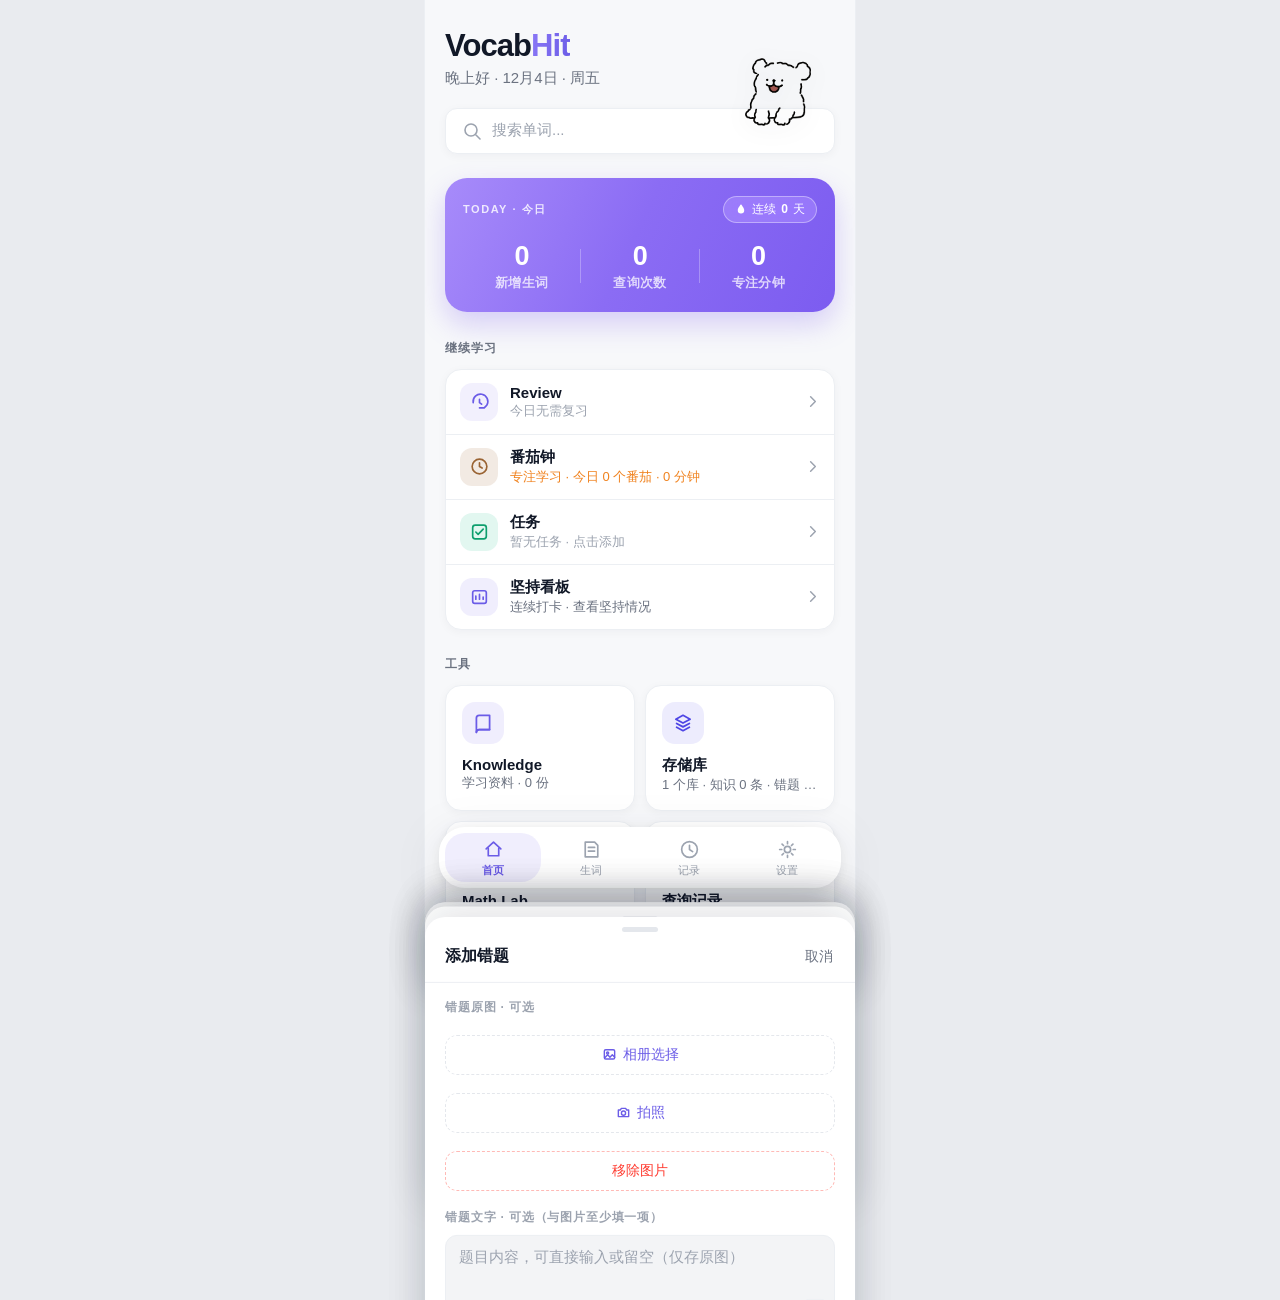
<file: index.html>
<!DOCTYPE html>
<html lang="zh-CN">
<head>
  <meta charset="UTF-8" />
  <meta name="viewport" content="width=device-width, initial-scale=1.0, maximum-scale=1.0, user-scalable=no, viewport-fit=cover" />
  <meta name="theme-color" content="#F7F8FA" />
  <title>VocabHit — 考研词汇查询</title>
  <script>
    /* 首帧前应用主题 + 给文档首帧铺底色：即使 WebView 初始帧/外部样式表加载偏慢，
       文档首帧颜色也与启动窗口底色（#F7F8FA）一致，消除启动动画前的白闪帧 */
    try {
      var t = localStorage.getItem("vc-theme") || "system";
      // dataset.theme 存解析后的具体主题（dark/light）；「跟随系统」优先读原生 UI Mode
      // （WebView 的 prefers-color-scheme 在部分 ROM 上恒报浅色，不可靠）
      var dark = t === "dark" || (t === "system" && (window.AndroidBridge ? window.AndroidBridge.getSystemDark() === true : matchMedia("(prefers-color-scheme: dark)").matches));
      document.documentElement.dataset.theme = dark ? "dark" : "light";
      document.documentElement.style.background = dark ? "#0B0E14" : "#F7F8FA";
    } catch (e) { document.documentElement.dataset.theme = "light"; }
  </script>
  <script>
    /* ============ 数据安全加固：localStorage 读取保护层（VH_STG） ============
       背景：Android WebView 冷启动偶现「localStorage 读取为空 / 抛异常」的竞态，
       而各模块的初始化链会在读取失败时用默认空数据落盘，造成「老用户启动成刚安装」。
       本层职责（零业务侵入，仅提供判定与写保护）：
         ① safeRead(key, hint)：严格区分「真正没有数据(absent)」与「暂时没读到(unverified)」；
            判定依据：读取/解析异常 → unverified；「整库读空」且原生凭据表明本机曾有过数据
            （SharedPreferences 心跳/通知快照，不受 WebView 存储层故障影响）→ 读取丢失 unverified；
            其余（存储中仍有其它真实数据 / 真·新用户无凭据）→ absent，正常走首次初始化。
         ② 写保护：读取未确认的键，其 save 一律拒绝落盘；整库读空期间，
            其他核心数据的写入同样拦截（防止半空状态互相覆盖）。
         ③ 损坏（可读但 JSON 解析失败）的键单独标记，不做全局连坐。
       【重要修正】判定必须基于「整库是否读空」而非「本键是否为空」：
       —— 各功能键（如 vc-review-today / vc-review-days / vc-pomo-records / vc-fsrs-adaptive 等）
          只在用户真正使用过对应功能后才创建。若仅因「本键为空 + 原生心跳存在」就判读取丢失，
          会把大量合法缺失键标成 failed，触发全局写保护，导致后续 Review / 每日任务 / 坚持看板 /
          统计的一切保存被静默拦截 —— 表现为「完成即丢失、重启即回滚」。 */
    window.VH_STG = (function () {
      var failed = {};   // key -> "error"|"corrupt"|"lost"|"notready"（corrupt=永久，其余视为暂时）
      var hintCache = null;
      var storeSeen = false; // 本会话是否已确认 localStorage 上有真实数据（命中后免全键扫描）

      /* 存储可用性探针：写入 → 读回 → 清理 全链路验证 */
      function probe() {
        try {
          var k = "__vh_stg_probe__";
          localStorage.setItem(k, "1");
          var v = localStorage.getItem(k);
          localStorage.removeItem(k);
          return v === "1";
        } catch (e) { return false; }
      }

      /* 原生数据凭据：通知快照（SharedPreferences 持久，不受 WebView 故障影响）。
         {used:是否曾推送过, review:快照内复习词数, tasks:快照内任务数} 或 null */
      function nativeHint() {
        if (hintCache) return hintCache;
        try {
          var s = window.AndroidBridge && window.AndroidBridge.nativeDataHint
            ? window.AndroidBridge.nativeDataHint() : null;
          if (s) hintCache = JSON.parse(s);
        } catch (e) { hintCache = null; }
        return hintCache;
      }

      /* 核心用户数据键清单：老设备上曾存在过；读取为空时优先信「暂时没读到」而非「新用户」 */
      var CORE_KEYS = { "vc-records": 1, "vc-review": 1, "vc-review-revlogs": 1, "vc-review-days": 1, "vc-review-today": 1, "vc-review-session-v2": 1, "vc-fsrs-adaptive": 1, "vc-stats": 1, "vc-tasks": 1, "vc-spaced-repetition": 1, "vc-pomo-records": 1, "vc-word-notes": 1, "vc-mistakes": 1, "vc-repo": 1, "vc-materials": 1, "vc-highlights": 1, "vc-notify": 1 };
      /* 原生持久凭据（markDataUsed 心跳 + 通知快照，均存 SharedPreferences，不受 WebView 故障影响）
         是否表明本机曾有过用户数据（仅用于「整库读空」时的读取丢失判定）。 */
      function usedByNative() {
        var h = nativeHint();
        return !!(h && h.used && ((h.size || 0) > 0 || (h.review || 0) > 0 || (h.tasks || 0) > 0));
      }

      /** localStorage 上是否仍有任何真实数据。
          冷启动「假就绪」/存储层故障 = 读写落在临时空存储，所有键读空 → 返回 false；
          任一键读得到内容 → 存储真就绪（其余键读空 = 真没有，非丢失）。
          命中后置 storeSeen 缓存，避免每次 safeRead 全键扫描的开销。 */
      function anyStorageValue() {
        if (storeSeen) return true;
        try {
          for (var i = 0; i < localStorage.length; i++) {
            var k = localStorage.key(i);
            if (k && localStorage.getItem(k)) { storeSeen = true; return true; }
          }
        } catch (e) { /* 存储不可读 → 保持 false，走未就绪判定 */ }
        return false;
      }

      function markFailed(k, reason) { if (!failed[k]) failed[k] = reason; }
      function isFailed(k) { return !!failed[k]; }
      function anyFailed() { for (var k in failed) return true; return false; }
      /* 暂时性异常（非损坏）：读取丢失/未就绪/读取抛错 —— 期间全局禁止核心数据写入 */
      function anyTransientFailed() {
        for (var k in failed) if (failed[k] !== "corrupt") return true;
        return false;
      }
      /* 写保护：本键未确认，或存在暂时性异常 → 拒绝写入（宁可不写，不可错写） */
      function writeBlocked(k) { return isFailed(k) || anyTransientFailed(); }

      function safeRead(key, hint) {
        var raw;
        try { raw = localStorage.getItem(key); }
        catch (e) { markFailed(key, "error"); return { status: "unverified", reason: "error" }; }
        if (raw === null) {
          // 整库是否读空：冷启动假就绪/存储故障时全部键为空；健康存储下必然有至少一个真实键
          var wholeEmpty = !anyStorageValue();
          // 证据只认 usedByNative（聚合了心跳规模 + 快照 review/tasks 计数，均 >0 才算数）。
          // 不再叠加 hint：HINT.USED 只是「曾用过」，用户删光数据（size=0/review=0/tasks=0）
          // 后键读空是正常状态，若被当作证据会把用户永久锁死在写保护态。
          if (wholeEmpty && usedByNative()) {
            // 整库读空 + 原生凭据表明本机确曾有过数据 → 存储层故障 / 假就绪 → 读取丢失（写保护 + 后台恢复）
            markFailed(key, "lost");
            return { status: "unverified", reason: "lost" };
          }
          if (!probe()) {                          // 存储未就绪
            markFailed(key, "notready");
            return { status: "unverified", reason: "notready" };
          }
          delete failed[key];                      // 存储健康：本键确不存在 → 清除历史标记，按首次处理
          return { status: "absent" };
        }
        storeSeen = true;                          // 读得到内容 = 存储已就绪（后续空键即为真缺失）
        try {
          var v = JSON.parse(raw);
          delete failed[key];
          return { status: "ok", value: v };
        } catch (e) {
          markFailed(key, "corrupt");              // 数据串损坏：存在但读不出 → 绝不覆盖
          return { status: "unverified", reason: "corrupt" };
        }
      }

      /** 重检全部暂时性失败键（存储故障恢复 / 后台恢复重试时调用）：
          真实数据恢复 → ok / 确认真没有 → absent，均会清除对应标记；
          损坏(corrupt)键永久保留，不在此重试。 */
      function recheckFailed() {
        for (var k in failed) {
          if (failed[k] === "corrupt") continue;
          safeRead(k, null);
        }
      }

      return {
        safeRead: safeRead,
        probe: probe,
        markFailed: markFailed,
        recheckFailed: recheckFailed,
        clearFailed: function (k) { delete failed[k]; },
        isFailed: isFailed,
        anyFailed: anyFailed,
        writeBlocked: writeBlocked,
        HINT: {
          /* 快照存在 ⇒ 应用曾写入过用户数据（生词/查询记录必然随之存在过） */
          USED: function (h) { return !!(h && h.used); },
          /* 快照含复习词 ⇒ vc-review 曾存在 */
          REVIEW: function (h) { return !!(h && h.review > 0); },
          /* 快照含任务 ⇒ vc-tasks 曾存在 */
          TASKS: function (h) { return !!(h && h.tasks > 0); }
        }
      };
    })();
  </script>
  <style>
    /* 首帧底色兜底（与启动窗口/闪屏同色）；外部样式表加载后由各自规则接管 */
    html, body, #splash { background: #F7F8FA; }
  </style>
  <link rel="stylesheet" href="css/style.css?v=40" />
  <link rel="stylesheet" href="css/knowledge.css?v=12" />
  <link rel="stylesheet" href="css/math-lab.css?v=5" />
  <link rel="stylesheet" href="css/spaced-repetition.css?v=10" />
  <link rel="stylesheet" href="css/ky-level.css?v=2" />
  <link rel="stylesheet" href="css/splash.css?v=2" />
  <link rel="stylesheet" href="css/app-bg.css?v=1" />
  <!-- 开发/测试数据注入：?seed=repo 时注入 3 生词 + 测试库(1 挖空 / 2 提问) -->
  <script src="js/seed-dev.js"></script>
</head>
<body>

  <!-- ============ 启动闪屏：8 个字母从不同方向掉落拼成 VocabHit ============
       与首页同文档渲染（淡出即首页，无白屏切换）；关闭时机由 js/splash.js
       与 app.js 初始化完成信号共同决定，动画不阻塞任何初始化 -->
  <div id="splash" aria-hidden="true">
    <span class="splash-word"><span class="splash-letter">V</span><span class="splash-letter">o</span><span class="splash-letter">c</span><span class="splash-letter">a</span><span class="splash-letter">b</span><span class="splash-letter hit">H</span><span class="splash-letter hit">i</span><span class="splash-letter hit">t</span></span>
  </div>

  <!-- 闪屏脚本紧随 #splash：文档一解析到这里立即启动字母动画，不等下方大脚本 -->
  <script src="js/splash.js?v=1"></script>

  <!-- 移动端应用容器 -->
  <div class="app" id="app">

    <!-- ============ 首页 Home ============ -->
    <main class="page active" id="page-home">
      <header class="page-header">
        <h1 class="large-title">Vocab<span class="title-hit">Hit</span></h1>
        <p class="greeting" id="greeting">你好</p>
        <!-- 线条小狗贴纸：骑在搜索框右上角的装饰元素，不响应任何交互 -->
        <img class="home-mascot" src="img/dog.png" alt="" aria-hidden="true" draggable="false" />
      </header>

      <!-- 搜索框 -->
      <button class="search-bar" id="search-entry" type="button" aria-label="搜索单词">
        <svg class="icon" viewBox="0 0 20 20" fill="none" stroke="currentColor" stroke-width="1.6" stroke-linecap="round">
          <circle cx="9" cy="9" r="6"/><path d="M14 14l4 4"/>
        </svg>
        <span class="search-bar-placeholder">搜索单词...</span>
      </button>

      <!-- 今日数据：紫色渐变卡（TODAY · 三列统计 · 连续天数胶囊） -->
      <section class="stats" aria-label="今日数据">
        <div class="stats-hero">
          <div class="stats-hero-top">
            <p class="stats-hero-eyebrow">TODAY · 今日</p>
            <span class="stats-hero-streak" id="stat-streak">
              <svg class="icon-s" viewBox="0 0 16 16" fill="currentColor">
                <path d="M8 1.5S3.7 6.4 3.7 9.6a4.3 4.3 0 0 0 8.6 0C12.3 6.4 8 1.5 8 1.5z"/>
                <circle cx="9.8" cy="9.9" r="1.1" fill="#FFFFFF" opacity="0.55"/>
              </svg>
              连续 <b id="stat-streak-days">0</b> 天
            </span>
          </div>
          <div class="stats-hero-row">
            <div class="stat">
              <span class="stat-num" id="stat-new">0</span>
              <span class="stat-label">新增生词</span>
            </div>
            <div class="stat-divider"></div>
            <div class="stat">
              <span class="stat-num" id="stat-queries">0</span>
              <span class="stat-label">查询次数</span>
            </div>
            <div class="stat-divider"></div>
            <div class="stat">
              <span class="stat-num" id="stat-focus">0</span>
              <span class="stat-label">专注分钟</span>
            </div>
          </div>
        </div>
      </section>

      <!-- 昨日任务反馈（有昨日任务记录时显示） -->
      <div class="tasks-feedback" id="tasks-feedback" style="display:none"></div>

      <!-- 继续学习：四个入口卡片纵列（Knowledge/存储库/Math Lab 等工具入口注入到下方 #tool-grid） -->
      <section class="section">
        <div class="section-head">
          <h2 class="section-title">继续学习</h2>
        </div>
        <div class="entry-stack">

      <!-- Review 复习入口 -->
      <button class="review-entry" id="review-entry" type="button">
        <span class="review-entry-icon">
          <svg viewBox="0 0 20 20" fill="none" stroke="currentColor" stroke-width="1.6" stroke-linecap="round" stroke-linejoin="round">
            <path d="M4 11a7 7 0 1 1 13 2.5L14.5 16H10"/>
            <path d="M10 8v3l2 1.5"/>
          </svg>
        </span>
        <span class="review-entry-main">
          <span class="review-entry-title">Review</span>
          <span class="review-entry-sub" id="review-count">今日无需复习</span>
        </span>
        <svg class="icon icon-s review-entry-arrow" viewBox="0 0 16 16" fill="none" stroke="currentColor" stroke-width="1.6" stroke-linecap="round" stroke-linejoin="round">
          <path d="M6 3l5 5-5 5"/>
        </svg>
      </button>

      <!-- 番茄钟入口 -->
      <button class="review-entry pomo-entry" id="pomo-entry" type="button">
        <span class="review-entry-icon pomo-entry-icon">
          <svg viewBox="0 0 20 20" fill="none" stroke="currentColor" stroke-width="1.6" stroke-linecap="round" stroke-linejoin="round">
            <circle cx="10" cy="10" r="7"/>
            <path d="M10 6.5V10l2.5 1.5"/>
          </svg>
        </span>
        <span class="review-entry-main">
          <span class="review-entry-title">番茄钟</span>
          <span class="review-entry-sub" id="pomo-count">专注学习 · 今日 0 个番茄</span>
        </span>
        <svg class="icon icon-s review-entry-arrow" viewBox="0 0 16 16" fill="none" stroke="currentColor" stroke-width="1.6" stroke-linecap="round" stroke-linejoin="round">
          <path d="M6 3l5 5-5 5"/>
        </svg>
      </button>

      <!-- 待办任务入口 -->
      <button class="review-entry tasks-entry" id="tasks-entry" type="button">
        <span class="review-entry-icon tasks-entry-icon">
          <svg viewBox="0 0 20 20" fill="none" stroke="currentColor" stroke-width="1.6" stroke-linecap="round" stroke-linejoin="round">
            <rect x="3.5" y="4" width="13" height="13" rx="2.5"/>
            <path d="M6.5 10.5l2.2 2.2 4.8-5"/>
          </svg>
        </span>
        <span class="review-entry-main">
          <span class="review-entry-title">任务</span>
          <span class="review-entry-sub" id="tasks-count">暂无任务 · 点击添加</span>
        </span>
        <svg class="icon icon-s review-entry-arrow" viewBox="0 0 16 16" fill="none" stroke="currentColor" stroke-width="1.6" stroke-linecap="round" stroke-linejoin="round">
          <path d="M6 3l5 5-5 5"/>
        </svg>
      </button>

      <!-- 坚持看板入口 -->
      <button class="review-entry habits-entry" id="habits-entry" type="button">
        <span class="review-entry-icon habits-entry-icon">
          <svg viewBox="0 0 20 20" fill="none" stroke="currentColor" stroke-width="1.6" stroke-linecap="round" stroke-linejoin="round">
            <rect x="3.5" y="4.5" width="13" height="12" rx="2"/>
            <path d="M6.5 9.5v3M10 8v4.5M13.5 10.5v2"/>
          </svg>
        </span>
        <span class="review-entry-main">
          <span class="review-entry-title">坚持看板</span>
          <span class="review-entry-sub" id="habits-count">连续打卡 · 查看坚持情况</span>
        </span>
        <svg class="icon icon-s review-entry-arrow" viewBox="0 0 16 16" fill="none" stroke="currentColor" stroke-width="1.6" stroke-linecap="round" stroke-linejoin="round">
          <path d="M6 3l5 5-5 5"/>
        </svg>
      </button>

        </div>
      </section>

      <!-- 工具：2x2 网格（Knowledge / 存储库 / Math Lab 由模块注入，查询记录为静态卡） -->
      <section class="section">
        <div class="section-head">
          <h2 class="section-title">工具</h2>
        </div>
        <div class="tool-grid" id="tool-grid">
          <button class="review-entry" id="history-entry" type="button">
            <span class="review-entry-icon history-entry-icon">
              <svg viewBox="0 0 20 20" fill="none" stroke="currentColor" stroke-width="1.6" stroke-linecap="round" stroke-linejoin="round">
                <circle cx="10" cy="10" r="7"/><path d="M10 6.5V10l2.5 1.5"/>
              </svg>
            </span>
            <span class="review-entry-main">
              <span class="review-entry-title">查询记录</span>
              <span class="review-entry-sub" id="history-entry-sub">共 0 条 · 永久</span>
            </span>
            <svg class="icon icon-s review-entry-arrow" viewBox="0 0 16 16" fill="none" stroke="currentColor" stroke-width="1.6" stroke-linecap="round" stroke-linejoin="round">
              <path d="M6 3l5 5-5 5"/>
            </svg>
          </button>
        </div>
      </section>

      <!-- 今日生词 -->
      <section class="section">
        <div class="section-head">
          <h2 class="section-title">今日生词</h2>
          <button class="view-all" id="view-all" type="button">查看全部
            <svg class="icon icon-s" viewBox="0 0 16 16" fill="none" stroke="currentColor" stroke-width="1.6" stroke-linecap="round" stroke-linejoin="round">
              <path d="M6 3l5 5-5 5"/>
            </svg>
          </button>
        </div>
        <ul class="word-list" id="home-word-list">
          <!-- JS 渲染 -->
        </ul>
      </section>
    </main>

    <!-- ============ 生词页 Words（今日生词 | 历史生词 平级切换） ============ -->
    <main class="page" id="page-words">
      <header class="page-header">
        <button class="back-btn" data-back="home" type="button" aria-label="返回">
          <svg class="icon" viewBox="0 0 16 16" fill="none" stroke="currentColor" stroke-width="1.6" stroke-linecap="round" stroke-linejoin="round">
            <path d="M10 3L5 8l5 5"/>
          </svg>
        </button>
        <h1 class="page-title">生词</h1>
      </header>
      <div class="segmented wide words-seg" id="words-seg" role="radiogroup" aria-label="生词视图">
        <button class="seg-btn" data-value="today" role="radio" aria-checked="true">今日生词</button>
        <button class="seg-btn" data-value="starred" role="radio" aria-checked="false">历史生词</button>
      </div>
      <p class="page-subtitle"><span id="words-count">0</span> 个生词 · <span id="words-sub-label">今日 0 次查询</span></p>
      <ul class="word-list detailed" id="words-list">
        <!-- JS 渲染 -->
      </ul>
    </main>

    <!-- ============ 查询记录页 History ============ -->
    <main class="page" id="page-history">
      <header class="page-header">
        <h1 class="large-title">查询记录</h1>
      </header>
      <p class="page-subtitle muted">全部查询 · 按时间倒序</p>
      <!-- 时间范围筛选：仅过滤本页列表展示，不改动历史数据与查询次数统计 -->
      <div class="segmented wide history-range-seg" id="history-range-seg" role="radiogroup" aria-label="时间范围">
        <button class="seg-btn" data-value="all" role="radio" aria-checked="true">全部</button>
        <button class="seg-btn" data-value="day" role="radio" aria-checked="false">本日内</button>
        <button class="seg-btn" data-value="week" role="radio" aria-checked="false">近一周</button>
        <button class="seg-btn" data-value="month" role="radio" aria-checked="false">近一月</button>
      </div>
      <ul class="history-list" id="history-list">
        <!-- JS 渲染 -->
      </ul>
    </main>

    <!-- ============ 设置页 Settings ============ -->
    <main class="page" id="page-settings">
      <header class="page-header">
        <h1 class="large-title">设置</h1>
      </header>

      <section class="settings-group">
        <h2 class="settings-group-title">通用</h2>
        <div class="settings-list">
          <div class="settings-item">
            <div class="settings-item-label">
              <span>外观</span>
            </div>
            <div class="segmented" id="appearance-seg" role="radiogroup" aria-label="外观">
              <button class="seg-btn" data-value="light" role="radio" aria-checked="false">浅色</button>
              <button class="seg-btn" data-value="dark" role="radio" aria-checked="false">深色</button>
              <button class="seg-btn" data-value="system" role="radio" aria-checked="false">跟随系统</button>
            </div>
          </div>
          <div class="settings-item">
            <div class="settings-item-label">
              <span>背景</span>
            </div>
            <div class="segmented" id="bg-seg" role="radiogroup" aria-label="应用背景">
              <button class="seg-btn" data-value="default1" role="radio" aria-checked="true">默认 1</button>
              <button class="seg-btn" data-value="default2" role="radio" aria-checked="false">默认 2</button>
              <button class="seg-btn" data-value="custom" role="radio" aria-checked="false">自定义</button>
            </div>
          </div>
          <button class="settings-item clickable" id="bg-change" type="button" hidden>
            <div class="settings-item-label">
              <span>更换背景图片</span>
              <span class="settings-item-value">从相册选择</span>
            </div>
            <svg class="icon chevron" viewBox="0 0 16 16" fill="none" stroke="currentColor" stroke-width="1.6" stroke-linecap="round" stroke-linejoin="round">
              <path d="M6 3l5 5-5 5"/>
            </svg>
          </button>
          <input type="file" id="bg-file" accept="image/*" hidden />
          <div class="settings-item">
            <div class="settings-item-label">
              <span>每日重置</span>
              <span class="settings-item-value">04:00</span>
            </div>
            <svg class="icon chevron" viewBox="0 0 16 16" fill="none" stroke="currentColor" stroke-width="1.6" stroke-linecap="round" stroke-linejoin="round">
              <path d="M6 3l5 5-5 5"/>
            </svg>
          </div>
          <div class="settings-item no-border" id="overlay-item" hidden>
            <div class="settings-item-label">
              <span>后台悬浮查词</span>
              <span class="settings-item-value" id="overlay-value">关</span>
            </div>
            <button class="switch" id="overlay-switch" type="button" role="switch" aria-checked="false" aria-label="后台悬浮查词">
              <span class="switch-knob"></span>
            </button>
          </div>
          <!-- 分割线：区分「后台悬浮查词」与「通知」两个入口 -->
          <div class="settings-sep" id="notify-sep" role="separator" aria-hidden="true" hidden></div>
          <button class="settings-item clickable" id="notify-entry" type="button" hidden>
            <div class="settings-item-label">
              <span>通知</span>
              <span class="settings-item-value" id="notify-value">关</span>
            </div>
            <svg class="icon chevron" viewBox="0 0 16 16" fill="none" stroke="currentColor" stroke-width="1.6" stroke-linecap="round" stroke-linejoin="round">
              <path d="M6 3l5 5-5 5"/>
            </svg>
          </button>
        </div>
      </section>

      <section class="settings-group">
        <h2 class="settings-group-title">数据</h2>
        <div class="settings-list">
          <button class="settings-item clickable" id="export-entry" type="button">
            <div class="settings-item-label">
              <span>导出</span>
              <span class="settings-item-value">PDF · Word · PNG</span>
            </div>
            <svg class="icon chevron" viewBox="0 0 16 16" fill="none" stroke="currentColor" stroke-width="1.6" stroke-linecap="round" stroke-linejoin="round">
              <path d="M6 3l5 5-5 5"/>
            </svg>
          </button>
          <button class="settings-item clickable" id="json-export-entry" type="button">
            <div class="settings-item-label">
              <span>导出 JSON</span>
              <span class="settings-item-value">全量备份</span>
            </div>
            <svg class="icon chevron" viewBox="0 0 16 16" fill="none" stroke="currentColor" stroke-width="1.6" stroke-linecap="round" stroke-linejoin="round">
              <path d="M6 3l5 5-5 5"/>
            </svg>
          </button>
          <button class="settings-item clickable" id="json-import-entry" type="button">
            <div class="settings-item-label">
              <span>导入 JSON</span>
              <span class="settings-item-value">从备份恢复</span>
            </div>
            <svg class="icon chevron" viewBox="0 0 16 16" fill="none" stroke="currentColor" stroke-width="1.6" stroke-linecap="round" stroke-linejoin="round">
              <path d="M6 3l5 5-5 5"/>
            </svg>
          </button>
        </div>
      </section>

      <section class="settings-group">
        <h2 class="settings-group-title">关于</h2>
        <div class="settings-list">
            <div class="settings-item">
              <div class="settings-item-label">
                <span>版本</span>
                <span class="settings-item-value">1.3.3</span>
              </div>
            </div>
        </div>
      </section>

      <p class="settings-footer">极简 · 安静 · 干净 · 高级 · 高效</p>
    </main>

    <!-- ============ 导出页 Export ============ -->
    <main class="page page-stack" id="page-export">
      <header class="page-header">
        <button class="back-btn" data-back="settings" type="button" aria-label="返回">
          <svg class="icon" viewBox="0 0 16 16" fill="none" stroke="currentColor" stroke-width="1.6" stroke-linecap="round" stroke-linejoin="round">
            <path d="M10 3L5 8l5 5"/>
          </svg>
        </button>
        <h1 class="page-title">导出</h1>
      </header>

      <section class="export-field">
        <p class="field-label">范围</p>
        <div class="segmented wide" id="content-seg" role="radiogroup" aria-label="导出范围">
          <button class="seg-btn" data-value="today" role="radio" aria-checked="true">今日生词</button>
          <button class="seg-btn" data-value="starred" role="radio" aria-checked="false">历史生词</button>
          <button class="seg-btn" data-value="stats" role="radio" aria-checked="false">学习统计</button>
        </div>
      </section>

      <section class="export-field">
        <p class="field-label">格式</p>
        <div class="fmt-list" id="format-seg" role="radiogroup" aria-label="导出格式">
          <button class="fmt-row seg-btn" data-value="pdf" role="radio" aria-checked="true">
            <span class="fmt-icon fmt-icon-pdf"><svg viewBox="0 0 24 24" fill="none" stroke="currentColor" stroke-width="1.8" stroke-linecap="round" stroke-linejoin="round"><path d="M14 3H7a2 2 0 0 0-2 2v14a2 2 0 0 0 2 2h10a2 2 0 0 0 2-2V8z"/><path d="M14 3v5h5"/><path d="M8.5 13h7M8.5 16.5h4.5"/></svg></span>
            <span class="fmt-main">
              <span class="fmt-name">PDF</span>
              <span class="fmt-desc">适合打印 · 含音标与释义</span>
            </span>
            <span class="fmt-check" aria-hidden="true"><svg viewBox="0 0 16 16" fill="none" stroke="currentColor" stroke-width="2" stroke-linecap="round" stroke-linejoin="round"><path d="M3.5 8.5l3 3 6-7"/></svg></span>
          </button>
          <button class="fmt-row seg-btn" data-value="word" role="radio" aria-checked="false">
            <span class="fmt-icon fmt-icon-word"><svg viewBox="0 0 24 24" fill="none" stroke="currentColor" stroke-width="1.8" stroke-linecap="round" stroke-linejoin="round"><path d="M14 3H7a2 2 0 0 0-2 2v14a2 2 0 0 0 2 2h10a2 2 0 0 0 2-2V8z"/><path d="M14 3v5h5"/><path d="M8 12.8l1.4 5 2.6-4.6 2.6 4.6 1.4-5"/></svg></span>
            <span class="fmt-main">
              <span class="fmt-name">Word</span>
              <span class="fmt-desc">可二次编辑</span>
            </span>
            <span class="fmt-check" aria-hidden="true"><svg viewBox="0 0 16 16" fill="none" stroke="currentColor" stroke-width="2" stroke-linecap="round" stroke-linejoin="round"><path d="M3.5 8.5l3 3 6-7"/></svg></span>
          </button>
          <button class="fmt-row seg-btn" data-value="png" role="radio" aria-checked="false">
            <span class="fmt-icon fmt-icon-png"><svg viewBox="0 0 24 24" fill="none" stroke="currentColor" stroke-width="1.8" stroke-linecap="round" stroke-linejoin="round"><rect x="3.5" y="4.5" width="17" height="15" rx="2.5"/><circle cx="9" cy="9.8" r="1.6"/><path d="M4.5 17.5l4.8-4.8 3 3 2.6-2.6 4.6 4.6"/></svg></span>
            <span class="fmt-main">
              <span class="fmt-name">PNG</span>
              <span class="fmt-desc">卡片样式 · 适合分享</span>
            </span>
            <span class="fmt-check" aria-hidden="true"><svg viewBox="0 0 16 16" fill="none" stroke="currentColor" stroke-width="2" stroke-linecap="round" stroke-linejoin="round"><path d="M3.5 8.5l3 3 6-7"/></svg></span>
          </button>
        </div>
      </section>

      <!-- 导出样式：参考图无此区块，保留控件（功能不丢）但隐藏，默认清爽 -->
      <section class="export-field" hidden>
        <p class="field-label">导出样式</p>
        <div class="segmented wide" id="style-seg" role="radiogroup" aria-label="导出样式">
          <button class="seg-btn" data-value="clean" role="radio" aria-checked="true">清爽</button>
          <button class="seg-btn" data-value="compact" role="radio" aria-checked="false">紧凑</button>
          <button class="seg-btn" data-value="notes" role="radio" aria-checked="false">学习笔记</button>
        </div>
      </section>

      <section class="export-field">
        <p class="field-label">预览</p>
        <div class="export-preview">
          <span class="export-preview-doc" aria-hidden="true"><i></i><i></i><i></i></span>
          <span class="export-preview-main">
            <p class="export-preview-title" id="export-preview-title">PDF · 今日生词</p>
            <p class="export-preview-sub" id="export-preview-sub">VocabHit 水印 · A4 竖版</p>
          </span>
        </div>
      </section>

      <button class="primary-btn export-submit" id="export-btn" type="button">导出文件</button>
    </main>

    <!-- ============ 通知设置页 Notify（设置 → 通知） ============ -->
    <main class="page page-stack" id="page-notify">
      <header class="page-header">
        <button class="back-btn" data-back="settings" type="button" aria-label="返回">
          <svg class="icon" viewBox="0 0 16 16" fill="none" stroke="currentColor" stroke-width="1.6" stroke-linecap="round" stroke-linejoin="round">
            <path d="M10 3L5 8l5 5"/>
          </svg>
        </button>
        <h1 class="page-title">通知</h1>
      </header>

      <section class="settings-group">
        <h2 class="settings-group-title">提醒</h2>
        <div class="settings-list">
          <div class="settings-item">
            <div class="settings-item-label">
              <span>启用提醒</span>
            </div>
            <button class="switch" id="notify-switch" type="button" role="switch" aria-checked="false" aria-label="启用通知提醒">
              <span class="switch-knob"></span>
            </button>
          </div>
          <div class="settings-item" id="notify-time-row">
            <div class="settings-item-label">
              <span>提醒时间</span>
            </div>
            <input class="settings-time" id="notify-time" type="time" value="21:00" aria-label="提醒时间" />
          </div>
          <div class="settings-item">
            <div class="settings-item-label">
              <span>状态</span>
              <span class="settings-item-value" id="notify-status">未开启</span>
            </div>
          </div>
        </div>
      </section>

      <p class="settings-footer">到点检查今日单词复习与学习任务，未完成时分别提醒</p>
    </main>

    <!-- ============ Review 复习页 ============ -->
    <main class="page" id="page-review">
      <header class="page-header">
        <button class="back-btn" data-back="home" type="button" aria-label="返回">
          <svg class="icon" viewBox="0 0 16 16" fill="none" stroke="currentColor" stroke-width="1.6" stroke-linecap="round" stroke-linejoin="round">
            <path d="M10 3L5 8l5 5"/>
          </svg>
        </button>
        <!-- 「回退」：撤销上一步操作，回到上一张卡片（仅沉浸复习时显示；无可回退历史时置灰） -->
        <button id="review-undo" type="button" aria-label="回退上一张" disabled>
          <svg class="icon" viewBox="0 0 16 16" fill="none" stroke="currentColor" stroke-width="1.6" stroke-linecap="round" stroke-linejoin="round">
            <path d="M6 3.5 2.5 7 6 10.5"/><path d="M2.5 7h6.6a3.7 3.7 0 0 1 0 7.4H7.5"/>
          </svg>
        </button>
        <button class="page-header-action" id="review-clear" type="button" aria-label="清空复习队列">清空</button>
      </header>
      <!-- 沉浸式顶部进度区：极细进度条 + 轻量计数（JS 控制显隐与宽度） -->
      <div class="rv-topbar" id="rv-topbar" hidden>
        <div class="rv-topbar-track"><div class="rv-topbar-fill" id="rv-topbar-fill"></div></div>
        <p class="rv-topbar-count" id="rv-topbar-count"></p>
      </div>
      <div class="review-body" id="review-body">
        <!-- JS 渲染：复习卡 / 详情 / 拼写 / 完成 -->
      </div>
    </main>

    <!-- ============ 番茄钟页 ============ -->
    <main class="page" id="page-pomo">
      <header class="page-header" id="pomo-header">
        <button class="back-btn" data-back="home" type="button" aria-label="返回">
          <svg class="icon" viewBox="0 0 16 16" fill="none" stroke="currentColor" stroke-width="1.6" stroke-linecap="round" stroke-linejoin="round">
            <path d="M10 3L5 8l5 5"/>
          </svg>
        </button>
        <h1 class="page-title">番茄钟</h1>
      </header>
      <div class="pomo-body" id="pomo-body">
        <!-- JS 渲染：配置视图 / 运行视图 -->
      </div>
    </main>

    <!-- ============ 任务页 ============ -->
    <main class="page" id="page-tasks">
      <header class="page-header">
        <button class="back-btn" data-back="home" type="button" aria-label="返回">
          <svg class="icon" viewBox="0 0 16 16" fill="none" stroke="currentColor" stroke-width="1.6" stroke-linecap="round" stroke-linejoin="round">
            <path d="M10 3L5 8l5 5"/>
          </svg>
        </button>
        <h1 class="page-title">任务</h1>
      </header>
      <div class="tasks-body" id="tasks-body">
        <!-- JS 渲染：今日任务 / 目标 / 奖励 / 创建表单 -->
      </div>
    </main>

    <!-- ============ 坚持看板页 ============ -->
    <main class="page" id="page-habits">
      <header class="page-header">
        <button class="back-btn" data-back="home" type="button" aria-label="返回">
          <svg class="icon" viewBox="0 0 16 16" fill="none" stroke="currentColor" stroke-width="1.6" stroke-linecap="round" stroke-linejoin="round">
            <path d="M10 3L5 8l5 5"/>
          </svg>
        </button>
        <h1 class="page-title">坚持看板</h1>
      </header>
      <div class="habits-body" id="habits-body">
        <!-- JS 渲染：统计 / 日历 / 目标进度 -->
      </div>
    </main>

    <!-- ============ 搜索 Bottom Sheet ============ -->
    <div class="sheet-overlay" id="sheet-overlay" aria-hidden="true"></div>
    <div class="sheet" id="sheet" role="dialog" aria-modal="true" aria-hidden="true">
      <div class="sheet-grabber"></div>
      <div class="sheet-search">
        <svg class="icon" viewBox="0 0 20 20" fill="none" stroke="currentColor" stroke-width="1.6" stroke-linecap="round">
          <circle cx="9" cy="9" r="6"/><path d="M14 14l4 4"/>
        </svg>
        <input id="sheet-input" type="text" placeholder="输入单词查释义 · 输入中文找单词" autocomplete="off" enterkeyhint="search" />
        <button class="sheet-close" id="sheet-close" type="button" aria-label="关闭">取消</button>
      </div>
      <div class="sheet-body" id="sheet-body"></div>
    </div>

    <!-- ============ 导出二次选择 Bottom Sheet（导出前选择方式/勾选生词，不改生词数据） ============ -->
    <div class="sheet-overlay" id="export-sheet-overlay" aria-hidden="true"></div>
    <div class="sheet" id="export-sheet" role="dialog" aria-modal="true" aria-hidden="true">
      <div class="sheet-grabber"></div>
      <div class="export-sheet-head">
        <p class="export-sheet-title" id="export-sheet-title">导出</p>
        <button class="sheet-close" id="export-sheet-close" type="button" aria-label="关闭">取消</button>
      </div>
      <div class="sheet-body" id="export-sheet-body"></div>
      <div class="export-sel-footer" id="export-sel-footer" hidden>
        <button class="export-submit export-sel-btn" id="export-sel-btn" type="button" disabled>导出</button>
      </div>
    </div>

    <!-- ============ 底部导航 ============ -->
    <nav class="tabbar" id="tabbar" aria-label="主导航">
      <button class="tab active" data-tab="home" type="button">
        <svg class="icon" viewBox="0 0 22 22" fill="none" stroke="currentColor" stroke-width="1.6" stroke-linecap="round" stroke-linejoin="round">
          <path d="M4 10.5L11 4l7 6.5"/><path d="M6 10v7h10v-7"/>
        </svg>
        <span>首页</span>
      </button>
      <button class="tab" data-tab="words" type="button">
        <svg class="icon" viewBox="0 0 22 22" fill="none" stroke="currentColor" stroke-width="1.6" stroke-linecap="round" stroke-linejoin="round">
          <path d="M5 4h9l3 3v11H5z"/><path d="M8 9h6M8 12.5h6"/>
        </svg>
        <span>生词</span>
      </button>
      <button class="tab" data-tab="history" type="button">
        <svg class="icon" viewBox="0 0 22 22" fill="none" stroke="currentColor" stroke-width="1.6" stroke-linecap="round" stroke-linejoin="round">
          <circle cx="11" cy="11" r="7.5"/><path d="M11 7v4l3 2"/>
        </svg>
        <span>记录</span>
      </button>
      <button class="tab" data-tab="settings" type="button">
        <svg class="icon" viewBox="0 0 22 22" fill="none" stroke="currentColor" stroke-width="1.6" stroke-linecap="round" stroke-linejoin="round">
          <circle cx="11" cy="11" r="3"/><path d="M11 3.5v2M11 16.5v2M3.5 11h2M16.5 11h2M5.8 5.8l1.4 1.4M14.8 14.8l1.4 1.4M16.2 5.8l-1.4 1.4M7.2 14.8l-1.4 1.4"/>
        </svg>
        <span>设置</span>
      </button>
    </nav>

    <!-- Toast -->
    <div class="toast" id="toast" role="status" aria-live="polite"></div>
  </div>

  <script defer src="js/dict.js"></script>
  <script defer src="js/ky-manual.js"></script>
  <script defer src="js/ky-level.js?v=4"></script>
  <script defer src="js/ecdict.js?v=2"></script>
  <script defer src="js/stats.js?v=2"></script>
  <script defer src="js/export-template.js?v=2"></script>
  <script defer src="js/fsrs.js?v=2"></script>
  <script defer src="js/app.js?v=55"></script>
  <script defer src="js/app-bg.js?v=2"></script>
  <script defer src="js/stats-export.js?v=1"></script>
  <script defer src="js/data-manager.js?v=7"></script>
  <script defer src="js/knowledge.js?v=19"></script>
  <script defer src="js/math-lab/mathEngine.js?v=2"></script>
  <script defer src="js/math-lab/mathLabData.js?v=3"></script>
  <script defer src="js/math-lab/mathLabConfig.js?v=2"></script>
  <script defer src="js/math-lab/mathRenderer.js?v=2"></script>
  <script defer src="js/math-lab/mathCanvas.js?v=4"></script>
  <script defer src="js/math-lab/mathPresets.js?v=4"></script>
  <script defer src="js/math-lab/mathLab.js?v=7"></script>
  <script defer src="js/spaced-repetition/srData.js?v=7"></script>
  <script defer src="js/spaced-repetition/srUI.js?v=12"></script>
</body>
</html>
</file>
<file: css/style.css>
/* ============================================================
   Vocabulary — Design System
   Minimal · Calm · Clean · Premium · Productive
   ============================================================ */

:root {
  /* 颜色：冷调现代浅色系（浅灰白底 + 纯白卡片 + 紫色强调） */
  --bg: #F7F8FA;
  --surface: #FFFFFF;
  --surface-2: #F3F4F6;
  --text: #111827;
  --text-2: #6B7280;
  --text-3: #9CA3AF;
  --accent: #6B5CE7;
  --accent-soft: rgba(107, 92, 231, 0.09);
  --hairline: #ECEFF3;
  --hairline-strong: #E4E7EC;
  --shadow-card: 0 2px 10px rgba(17, 24, 39, 0.04);
  /* drop-shadow 严格跟随圆角形状：避免 WebView 合成时 box-shadow 出现矩形直角 */
  --shadow-float: drop-shadow(0 8px 28px rgba(17, 24, 39, 0.16));
  --shadow-sheet: 0 -8px 40px rgba(17, 24, 39, 0.12);
  --overlay: rgba(15, 18, 25, 0.35);
  --scrim-blur: saturate(1.4) blur(2px);

  /* 悬浮胶囊底部导航（浅色模式：纯白浮岛 + 柔和紫色高亮） */
  --tabbar-bg: #FFFFFF;
  --tab-active-bg: rgba(107, 92, 231, 0.10);  /* 选中项淡紫胶囊底 */
  --tab-active: #6B5CE7;                      /* 选中项紫色，低对比但可快速辨识 */
  /* drop-shadow 严格跟随圆角形状：避免 WebView 合成时 box-shadow 出现矩形直角 */
  --tabbar-shadow: drop-shadow(0 10px 22px rgba(17, 24, 39, 0.10))
    drop-shadow(0 2px 6px rgba(17, 24, 39, 0.05));

  /* 首页 TODAY 渐变英雄卡（浅紫 → 紫罗兰） */
  --stats-hero: linear-gradient(115deg, #A78BFA 0%, #8B6CF4 48%, #7C5CF0 100%);
  --stats-hero-shadow: 0 12px 28px rgba(124, 92, 240, 0.28);

  /* 字体 */
  --font: "Inter", -apple-system, "SF Pro Text", "PingFang SC",
    "HarmonyOS Sans SC", "Microsoft YaHei", "Segoe UI", sans-serif;

  /* 圆角 */
  --r-card: 16px;
  --r-field: 12px;
  --r-btn: 12px;

  /* 动效 */
  --ease: cubic-bezier(0.32, 0.72, 0, 1);
  --t-fast: 0.18s;
  --t-med: 0.28s;

  /* Review 沉浸头部玻璃拟态（rgba 兜底，兼容旧 WebView 无 color-mix） */
  --rv-glass: rgba(255, 255, 255, 0.62);
  --rv-glass-active: rgba(235, 235, 238, 0.9);

  /* 安全区（Android 原生注入真实像素值，Web 下 env 兜底） */
  --sat: env(safe-area-inset-top, 0px);
  --sab: env(safe-area-inset-bottom, 0px);
  --ime: 0px; /* 输入法高度（Android 原生注入） */
}

html[data-theme="dark"] {
  --bg: #0B0E14;
  --surface: #141922;
  --surface-2: #1B212C;
  --text: #F5F6F8;
  --text-2: #9CA3AF;
  --text-3: #6B7280;
  --accent: #8B5CF6;
  --accent-soft: rgba(139, 92, 246, 0.16);
  --hairline: rgba(255, 255, 255, 0.07);
  --hairline-strong: rgba(255, 255, 255, 0.12);
  --shadow-card: none;
  --shadow-float: drop-shadow(0 8px 28px rgba(0, 0, 0, 0.5));
  --shadow-sheet: 0 -8px 40px rgba(0, 0, 0, 0.45);
  --overlay: rgba(0, 0, 0, 0.5);
  --rv-glass: rgba(20, 25, 34, 0.55);
  --rv-glass-active: rgba(27, 33, 44, 0.85);
  --tabbar-bg: #161B24;
  --tab-active-bg: rgba(139, 92, 246, 0.18);
  --tab-active: #A78BFA;
  --tabbar-shadow: drop-shadow(0 10px 22px rgba(0, 0, 0, 0.45))
    drop-shadow(0 2px 6px rgba(0, 0, 0, 0.3));
  --stats-hero: linear-gradient(115deg, #8B78F6 0%, #7358EE 48%, #6647E4 100%);
  --stats-hero-shadow: 0 12px 28px rgba(0, 0, 0, 0.4);
}

@media (prefers-color-scheme: dark) {
  html[data-theme="system"] {
    --bg: #0B0E14;
    --surface: #141922;
    --surface-2: #1B212C;
    --text: #F5F6F8;
    --text-2: #9CA3AF;
    --text-3: #6B7280;
    --accent: #8B5CF6;
    --accent-soft: rgba(139, 92, 246, 0.16);
    --hairline: rgba(255, 255, 255, 0.07);
    --hairline-strong: rgba(255, 255, 255, 0.12);
    --shadow-card: none;
    --shadow-float: drop-shadow(0 8px 28px rgba(0, 0, 0, 0.5));
    --shadow-sheet: 0 -8px 40px rgba(0, 0, 0, 0.45);
    --overlay: rgba(0, 0, 0, 0.5);
    --rv-glass: rgba(20, 25, 34, 0.55);
    --rv-glass-active: rgba(27, 33, 44, 0.85);
    --tabbar-bg: #161B24;
    --tab-active-bg: rgba(139, 92, 246, 0.18);
    --tab-active: #A78BFA;
    --tabbar-shadow: drop-shadow(0 10px 22px rgba(0, 0, 0, 0.45))
      drop-shadow(0 2px 6px rgba(0, 0, 0, 0.3));
    --stats-hero: linear-gradient(115deg, #8B78F6 0%, #7358EE 48%, #6647E4 100%);
    --stats-hero-shadow: 0 12px 28px rgba(0, 0, 0, 0.4);
  }
}

/* ---------- Reset ---------- */
* { margin: 0; padding: 0; box-sizing: border-box; -webkit-tap-highlight-color: transparent; }

/* UI 文本全局不可选中：长按标题/Tab/按钮/标签/说明文字等不再弹出系统选择复制菜单；
   由 body 继承到所有展示元素。输入控件（input/textarea/contenteditable）在下方恢复可选，
   不影响打字时的选择/复制/粘贴；已显式声明 user-select: text 的元素保持原有行为 */
body {
  -webkit-user-select: none;
  user-select: none;
  -webkit-touch-callout: none;
}

input, textarea, [contenteditable="true"] {
  -webkit-user-select: text;
  user-select: text;
}

html { height: 100%; }

body {
  font-family: var(--font);
  background: #E9EBEF;
  color: var(--text);
  -webkit-font-smoothing: antialiased;
  text-rendering: optimizeLegibility;
  overflow-x: hidden;
}

button { font-family: inherit; color: inherit; background: none; border: none; cursor: pointer; }
input { font-family: inherit; color: inherit; }
ul { list-style: none; }

.icon { width: 20px; height: 20px; flex: none; }
.icon-s { width: 15px; height: 15px; }

/* ---------- 应用容器（移动端取景框，全屏 + 安全区适配） ---------- */
.app {
  position: relative;
  max-width: 430px;
  min-height: 100dvh;
  margin: 0 auto;
  background: var(--bg);
  padding-top: var(--sat);
  padding-bottom: calc(100px + var(--sab)); /* 悬浮胶囊导航约占 74px + 悬浮间距，预留不被遮挡 */
  overflow-x: hidden;
}

@media (min-width: 480px) {
  .app { box-shadow: 0 0 0 1px var(--hairline); min-height: 100dvh; }
}

/* ---------- 页面 ---------- */
.page {
  display: none;
  padding: 28px 20px 24px;
  animation: pageIn var(--t-med) var(--ease);
}

/* Review 状态页（无需复习 / 今日复习完成）：压缩页头顶距，让勾 + 标题贴近页面顶部 */
#page-review.page { padding-top: 12px; padding-bottom: 24px; }
#page-review .page-header { margin-bottom: 6px; }

.page.active { display: block; }

@keyframes pageIn {
  from { opacity: 0; transform: translateY(6px); }
  to { opacity: 1; transform: translateY(0); }
}

.page-header { margin-bottom: 20px; position: relative; }

/* 首页线条小狗贴纸（参考效果图构图）：骑在搜索框右上角，底部轻搭搜索框上沿；
   纯视觉点缀，不拦截交互，不遮挡搜索图标与占位文字（它们在搜索框左侧） */
.home-mascot {
  position: absolute;
  top: 30px;
  right: 24px;
  width: clamp(56px, 15vw, 66px);
  height: auto; /* 跟随原图宽高比，不拉伸变形 */
  pointer-events: none; /* 装饰元素，点击穿透到下方，搜索框交互不受影响 */
  user-select: none;
  -webkit-user-drag: none;
  z-index: 2; /* 叠在搜索框之上，形成自然的接触层次 */
  /* drop-shadow 跟随透明轮廓，营造轻微浮起感（避免矩形直角阴影） */
  filter: drop-shadow(0 4px 10px rgba(17, 24, 39, 0.10));
}

/* 深色模式下不渲染线条小狗：素材自带透明效果，深色背景上会发黑/反色，
   直接 display:none 完全移除（无占位、无残影、不加滤镜） */
html[data-theme="dark"] .home-mascot { display: none; }
@media (prefers-color-scheme: dark) {
  html[data-theme="system"] .home-mascot { display: none; }
}

/* 页头右侧低调操作（如 Review 清空队列） */
.page-header-action {
  position: absolute;
  right: 0;
  top: 4px;
  padding: 8px 4px;
  border: none;
  background: transparent;
  color: var(--text-3);
  font-size: 13.5px;
  font-weight: 550;
  transition: color var(--t-fast) ease;
}
.page-header-action:active { color: var(--text-2); }

.large-title {
  font-size: 31px;
  font-weight: 700;
  letter-spacing: -0.03em;
  line-height: 1.15;
}
/* 首页标题「Hit」紫色渐变（复刻设计稿：Vocab 黑 + Hit 渐变） */
.title-hit {
  background: linear-gradient(100deg, #8B78F6, #6B5CE7);
  -webkit-background-clip: text;
  background-clip: text;
  color: transparent;
}

.page-title { font-size: 19px; font-weight: 650; letter-spacing: -0.015em; }

.page-header .page-title { margin-left: 6px; }

.page-subtitle { font-size: 13.5px; color: var(--text-2); margin: -10px 0 16px; }
.page-subtitle.muted { margin-top: -14px; }

.greeting { margin-top: 5px; font-size: 15px; color: var(--text-2); font-weight: 400; }

.back-btn {
  display: inline-flex;
  align-items: center;
  justify-content: center;
  width: 34px;
  height: 34px;
  margin-left: -8px;
  margin-bottom: 14px;
  border-radius: 10px;
  color: var(--accent);
  background: var(--accent-soft);
  transition: transform var(--t-fast) ease;
}
.back-btn:active { transform: scale(0.92); }

/* ---------- 搜索框 ---------- */
.search-bar {
  display: flex;
  align-items: center;
  gap: 10px;
  width: 100%;
  height: 46px;
  padding: 0 16px;
  margin-bottom: 24px;
  background: var(--surface);
  border: 1px solid var(--hairline);
  border-radius: var(--r-field);
  color: var(--text-3);
  box-shadow: var(--shadow-card);
  transition: transform var(--t-fast) ease, border-color var(--t-fast) ease;
}
.search-bar:active { transform: scale(0.985); }
.search-bar-placeholder { font-size: 15px; }

/* ---------- 今日数据 ---------- */
.stats { margin-bottom: 28px; }

.section-eyebrow {
  font-size: 11px;
  font-weight: 650;
  letter-spacing: 0.09em;
  text-transform: uppercase;
  color: var(--text-3);
  margin-bottom: 10px;
}

/* TODAY 渐变英雄卡：紫渐变底 + 白字三列统计 + 右上连续天数白描边胶囊 */
.stats-hero {
  padding: 18px 18px 20px;
  border-radius: 22px;
  background: var(--stats-hero);
  box-shadow: var(--stats-hero-shadow);
  color: #fff;
}
.stats-hero-top {
  display: flex;
  align-items: center;
  justify-content: space-between;
  margin-bottom: 18px;
}
.stats-hero-eyebrow {
  font-size: 11px;
  font-weight: 700;
  letter-spacing: 0.14em;
  color: rgba(255, 255, 255, 0.82);
}
.stats-hero-streak {
  display: inline-flex;
  align-items: center;
  gap: 5px;
  padding: 4px 11px;
  border: 1px solid rgba(255, 255, 255, 0.38);
  border-radius: 999px;
  background: rgba(255, 255, 255, 0.16);
  backdrop-filter: blur(10px) saturate(1.3);
  -webkit-backdrop-filter: blur(10px) saturate(1.3);
  font-size: 12px;
  font-weight: 550;
}
.stats-hero-streak svg { width: 12px; height: 12px; }
.stats-hero-streak b { font-weight: 700; }
/* 显式 display 会覆盖 [hidden] 默认隐藏，需补回 */
.stats-hero-streak[hidden] { display: none; }
.stats-hero-row { display: flex; align-items: center; }
/* 后代选择器限定：避免与坚持看板统计区的 .stat-label 二次定义冲突 */
.stats-hero-row .stat { flex: 1; display: flex; flex-direction: column; align-items: center; gap: 3px; }
.stats-hero-row .stat-num { font-size: 27px; font-weight: 700; letter-spacing: -0.02em; font-variant-numeric: tabular-nums; color: #fff; }
.stats-hero-row .stat-label { font-size: 12.5px; color: rgba(255, 255, 255, 0.75); }
.stats-hero-row .stat-divider { width: 1px; height: 34px; background: rgba(255, 255, 255, 0.28); flex: none; }

/* ---------- 区块 ---------- */
.section-head { display: flex; align-items: baseline; justify-content: space-between; margin-bottom: 4px; }

/* 与设置页分组标题（通用/数据/学习/关于）同规格：12px 浅灰小标题 */
.section-title { font-size: 12px; font-weight: 600; letter-spacing: 0.07em; color: var(--text-2); }

.view-all {
  display: inline-flex;
  align-items: center;
  gap: 3px;
  margin-top: 12px;
  font-size: 14px;
  font-weight: 550;
  color: var(--accent);
  transition: opacity var(--t-fast) ease;
}
.view-all:active { opacity: 0.6; }
/* 「查看全部」放入区块标题行右侧时不额外下移 */
.section-head .view-all { margin-top: 0; }
/* 首页今日生词列表与标题拉开一点间距，避免拥挤 */
#page-home .section-head + .word-list { margin-top: 12px; }

/* ---------- 单词列表 ---------- */
.word-list {
  background: var(--surface);
  border: 1px solid var(--hairline);
  border-radius: var(--r-card);
  box-shadow: var(--shadow-card);
  overflow: hidden;
}

/* 行 = 词条主体 + 右侧删除按钮 */
.word-list li { display: flex; align-items: center; }

.word-item {
  display: flex;
  align-items: center;
  gap: 4px;
  flex: 1;
  min-width: 0;
  text-align: left;
  padding: 14px 12px 14px 18px;
  border-bottom: 1px solid var(--hairline);
  transition: background var(--t-fast) ease;
  animation: rowIn 0.32s var(--ease) both;
}
.word-list li:last-child .word-item { border-bottom: none; }
.word-item:active { background: var(--surface-2); }

/* 行主体（左侧信息，右侧删除） */
.word-item .row-main { flex: 1; min-width: 0; }

@keyframes rowIn {
  from { opacity: 0; transform: translateY(5px); }
  to { opacity: 1; transform: translateY(0); }
}

/* 回前台静默重渲染（renderAllQuiet）：临时挂载于 <html>，抑制列表行入场动画
   重播（恢复瞬间整屏从 opacity:0 重播 = 闪现 + 跳变的根源）；
   渲染完成两帧后即移除，不影响任何正常页面进入动画 */
html.vh-quiet-render .word-item,
html.vh-quiet-render .history-item,
html.vh-quiet-render .result-item,
html.vh-quiet-render .sr-vocab-row,
html.vh-quiet-render .sr-inq-row,
html.vh-quiet-render .sr-pick-row,
html.vh-quiet-render .sr-queue-row { animation: none; }

.word-line { display: flex; align-items: baseline; gap: 8px; }
.word-line.add-one-line { justify-content: space-between; }

.word {
  font-size: 17.5px;
  font-weight: 620;
  letter-spacing: -0.01em;
}

/* 查询次数上标：值得关注，而非错误 */
.count {
  font-size: 0.6em;
  font-weight: 600;
  color: var(--accent);
  vertical-align: super;
  line-height: 1;
  letter-spacing: 0;
  font-variant-numeric: tabular-nums;
}

.word-phonetic { font-size: 12.5px; color: var(--text-3); font-weight: 400; }

.word-meaning {
  margin-top: 3px;
  font-size: 13.5px;
  color: var(--text-2);
  line-height: 1.45;
}

.word-meta {
  margin-top: 5px;
  font-size: 12px;
  color: var(--text-3);
  font-variant-numeric: tabular-nums;
}

/* ---------- 历史记录（Activity Feed） ---------- */
.history-list { margin-top: 4px; }

/* 查询记录页时间范围筛选（分段选择，与设置页/导出页同款控件） */
.history-range-seg { margin: 0 0 14px; }

/* 行 = 记录主体 + 右侧操作按钮 */
.history-list li { display: flex; align-items: center; }
.history-list li:last-child .history-item { border-bottom: none; }

/* 记录主体：单词 → 释义 → 查询时间 三行纵排，全部左对齐，视觉层级递弱 */
.history-item {
  display: flex;
  flex-direction: column;
  align-items: stretch;
  gap: 3px;
  flex: 1;
  min-width: 0;
  padding: 12px 10px 11px 14px;
  border-bottom: 1px solid var(--hairline);
  text-align: left;
  animation: rowIn 0.3s var(--ease) both;
}

.history-word {
  font-size: 15px;
  font-weight: 620;
  letter-spacing: -0.01em;
  line-height: 1.35;
  color: var(--text);
  overflow-wrap: break-word;
}

.history-def {
  font-size: 12.5px;
  color: var(--text-2);
  white-space: nowrap;
  overflow: hidden;
  text-overflow: ellipsis;
  line-height: 1.45;
}

/* 查询时间：最小号、左对齐、等宽数字，紧凑单行；完整保留「年月日 + 时分」 */
.history-time {
  font-size: 11px;
  color: var(--text-3);
  font-variant-numeric: tabular-nums;
  letter-spacing: 0.015em;
  white-space: nowrap;
  line-height: 1.3;
  margin-top: 2px;
}

/* 单条删除按钮（生词行 / 记录行通用） */
.del-btn {
  display: inline-flex;
  align-items: center;
  justify-content: center;
  width: 34px; height: 34px;
  margin: 0 2px;
  border-radius: 10px;
  color: var(--text-3);
  flex: none;
  transition: color var(--t-fast) ease, background var(--t-fast) ease, transform var(--t-fast) ease;
}
.del-btn:active { color: var(--text); background: var(--hairline); transform: scale(0.9); }
.del-btn svg { width: 16px; height: 16px; }

/* 空状态 */
.empty-state {
  padding: 30px 18px;
  text-align: center;
  font-size: 14px;
  color: var(--text-2);
  line-height: 1.65;
}
.empty-state span { font-size: 12.5px; color: var(--text-3); }

/* 首页今日生词空状态：紫色文档图标 + 主文案 + 副文案（复刻设计稿） */
.empty-hero {
  display: flex;
  flex-direction: column;
  align-items: center;
  padding: 34px 18px 32px;
}
.empty-hero-icon {
  display: flex; align-items: center; justify-content: center;
  width: 52px; height: 52px;
  margin-bottom: 10px;
  border-radius: 15px;
  background: var(--accent-soft);
  color: var(--accent);
}
.empty-hero-icon svg { width: 26px; height: 26px; }

.history-more {
  text-align: center;
  padding: 14px 0 4px;
  font-size: 13px;
  color: var(--text-3);
}

/* 小屏：压缩内边距，避免单词/释义/时间挤压 */
@media (max-width: 374px) {
  .history-item { padding-left: 12px; }
  .history-word { font-size: 14.5px; }
  .history-def { font-size: 12px; }
  .history-time { font-size: 10.5px; }
}

/* ---------- 设置 ---------- */
.settings-group { margin-bottom: 26px; }

.settings-group-title {
  font-size: 12px;
  font-weight: 600;
  text-transform: uppercase;
  letter-spacing: 0.07em;
  color: var(--text-3);
  margin: 0 4px 9px;
}

.settings-list {
  background: var(--surface);
  border: 1px solid var(--hairline);
  border-radius: var(--r-card);
  overflow: hidden;
  box-shadow: var(--shadow-card);
}

.settings-item {
  display: flex;
  align-items: center;
  justify-content: space-between;
  gap: 12px;
  width: 100%;
  padding: 14px 18px;
  border-bottom: 1px solid var(--hairline);
  text-align: left;
}
.settings-item:last-child { border-bottom: none; }
.settings-item.clickable { transition: background var(--t-fast) ease; }
.settings-item.clickable:active { background: var(--surface-2); }
/* 强调分割线的前一行去掉自身 hairline，避免两条线叠在一起 */
.settings-item.no-border { border-bottom: none; }

/* 设置项之间的强调分割线（比行间距更有留白，用于区分两个不同功能入口）。
   必须用 border-top 而非 1px 高的 background 色块：WebView 合成时 1px 背景块
   落在亚像素位置会丢块（线段中段出现缺口/变短）；border 与 .settings-item 的
   border-bottom 同机制，渲染稳定。左右零边距，与同级分隔线同一长度基准。 */
.settings-sep {
  height: 0;
  border-top: 1px solid var(--hairline-strong);
  margin: 5px 0;
}

.settings-item-label {
  display: flex;
  align-items: center;
  gap: 10px;
  font-size: 15px;
  font-weight: 480;
}

.settings-item-value { font-size: 13.5px; color: var(--text-2); font-weight: 400; }

/* 提醒时间输入（原生时间选择器，外观沿用设置页字段风格） */
.settings-time {
  font: inherit;
  font-size: 14.5px;
  font-variant-numeric: tabular-nums;
  color: var(--text);
  background: var(--surface-2);
  border: 1px solid var(--hairline-strong);
  border-radius: 10px;
  height: 32px;
  padding: 0 10px;
  flex: none;
  transition: border-color var(--t-fast) ease;
}
.settings-time:focus { outline: none; border-color: var(--accent); }

.chevron { color: var(--text-3); }

.settings-footer {
  text-align: center;
  font-size: 12px;
  color: var(--text-3);
  letter-spacing: 0.04em;
  margin-top: 8px;
}

/* ---------- 开关 ---------- */
.switch {
  position: relative;
  width: 46px; height: 28px;
  border-radius: 99px;
  background: var(--hairline-strong);
  transition: background var(--t-med) var(--ease);
  flex: none;
}
.switch[aria-checked="true"] { background: var(--accent); }

.switch-knob {
  position: absolute;
  top: 2px; left: 2px;
  width: 24px; height: 24px;
  border-radius: 50%;
  background: #fff;
  box-shadow: 0 1px 3px rgba(0, 0, 0, 0.2);
  transition: transform var(--t-med) var(--ease);
}
.switch[aria-checked="true"] .switch-knob { transform: translateX(18px); }

/* ---------- 分段控件 ---------- */
.segmented {
  display: inline-flex;
  background: var(--hairline);
  border-radius: 9px;
  padding: 2px;
  gap: 2px;
}

.segmented.wide { display: flex; width: 100%; }
.segmented.wide .seg-btn { flex: 1; }

.seg-btn {
  padding: 6px 14px;
  border-radius: 7px;
  font-size: 13px;
  font-weight: 520;
  color: var(--text-2);
  transition: all var(--t-fast) var(--ease);
  white-space: nowrap;
}

.seg-btn[aria-checked="true"] {
  background: var(--surface);
  color: var(--text);
  font-weight: 580;
  box-shadow: 0 1px 3px rgba(0, 0, 0, 0.09);
}

/* ---------- 生词页视图切换 ---------- */
.words-seg { margin: -6px 0 14px; }

/* ---------- 记录页：加入生词本 ---------- */
.star-btn {
  flex: none;
  margin-left: 8px;
  padding: 5px 11px;
  border-radius: 99px;
  background: var(--accent-soft);
  color: var(--accent);
  font-size: 12.5px;
  font-weight: 600;
  white-space: nowrap;
  transition: transform var(--t-fast) ease, opacity var(--t-fast) ease;
}

.star-btn:active { transform: scale(0.94); opacity: 0.7; }

.star-chip {
  flex: none;
  margin-left: 8px;
  padding: 5px 11px;
  border-radius: 99px;
  background: var(--surface-2);
  color: var(--text-3);
  font-size: 12.5px;
  font-weight: 520;
  white-space: nowrap;
}

/* ---------- 导出页 ---------- */
.export-field { margin-bottom: 22px; }

/* 格式选择：列表式卡片（图标 + 名称描述 + 右侧选中圈） */
.fmt-list { display: flex; flex-direction: column; gap: 10px; }
.fmt-row {
  display: flex;
  align-items: center;
  gap: 12px;
  width: 100%;
  padding: 13px 14px;
  background: var(--surface);
  border: 1px solid var(--hairline);
  border-radius: var(--r-card);
  box-shadow: var(--shadow-card);
  text-align: left;
  white-space: normal;
  transition: border-color var(--t-fast) ease, transform var(--t-fast) var(--ease);
}
.fmt-row:active { transform: scale(0.985); }
.fmt-row[aria-checked="true"] { border-color: var(--accent); }
.fmt-icon {
  display: flex; align-items: center; justify-content: center;
  width: 40px; height: 40px;
  border-radius: 50%;
  flex: none;
  color: #fff;
}
.fmt-icon svg { width: 20px; height: 20px; }
.fmt-icon-pdf { background: linear-gradient(135deg, #9F7AEA, #7C5CF0); }
.fmt-icon-word { background: linear-gradient(135deg, #34C77B, #16A34A); }
.fmt-icon-png { background: linear-gradient(135deg, #FFB35C, #F59E0B); }
.fmt-main { display: flex; flex-direction: column; gap: 2px; flex: 1; min-width: 0; }
.fmt-name { font-size: 15px; font-weight: 620; color: var(--text); }
.fmt-desc { font-size: 12.5px; color: var(--text-3); }
.fmt-check {
  display: flex; align-items: center; justify-content: center;
  width: 22px; height: 22px;
  border-radius: 50%;
  border: 1.5px solid var(--hairline-strong);
  color: transparent;
  flex: none;
  transition: background var(--t-fast) ease, border-color var(--t-fast) ease;
}
.fmt-check svg { width: 12px; height: 12px; }
.fmt-row[aria-checked="true"] .fmt-check { background: var(--accent); border-color: var(--accent); color: #fff; }

/* 预览区：横向布局（灰底文档图形 + 标题/副标题），对齐设计参考图 */
.export-preview {
  display: flex;
  align-items: center;
  gap: 13px;
  padding: 15px 16px;
  border: 1px solid var(--hairline);
  border-radius: var(--r-card);
  background: var(--surface);
  box-shadow: var(--shadow-card);
}
.export-preview-doc {
  position: relative;
  flex: none;
  width: 38px;
  height: 46px;
  border-radius: 7px;
  background: #C9CEDA;
}
.export-preview-doc i {
  position: absolute;
  left: 7px;
  height: 3px;
  border-radius: 2px;
  background: rgba(255, 255, 255, 0.9);
}
.export-preview-doc i:nth-child(1) { top: 10px; right: 7px; }
.export-preview-doc i:nth-child(2) { top: 19px; right: 16px; }
.export-preview-doc i:nth-child(3) { top: 28px; right: 10px; }
.export-preview-main { display: flex; flex-direction: column; gap: 3px; min-width: 0; }
.export-preview-title { font-size: 15px; font-weight: 620; color: var(--text); }
.export-preview-sub { font-size: 12.5px; color: var(--text-3); }

/* 导出主按钮：紫色渐变大圆角矩形（对齐参考图） */
.export-submit {
  width: 100%;
  margin-top: 6px;
  padding: 15px;
  border-radius: 16px;
  font-size: 16px;
  background: linear-gradient(115deg, #9F7AEA, #7C5CF0);
  box-shadow: 0 10px 24px rgba(124, 92, 240, 0.3);
}
.export-submit:disabled { opacity: 0.5; box-shadow: none; }

.field-label {
  font-size: 12px;
  font-weight: 600;
  text-transform: uppercase;
  letter-spacing: 0.07em;
  color: var(--text-3);
  margin-bottom: 9px;
}

.primary-btn {
  width: 100%;
  height: 50px;
  margin-top: 10px;
  border-radius: var(--r-btn);
  background: var(--accent);
  color: #fff;
  font-size: 15.5px;
  font-weight: 600;
  letter-spacing: 0.01em;
  transition: transform var(--t-fast) ease, opacity var(--t-fast) ease;
}
.primary-btn:active { transform: scale(0.98); opacity: 0.88; }

/* ---------- 导出二次选择 Bottom Sheet ---------- */
.export-sheet-head {
  display: flex;
  align-items: center;
  justify-content: space-between;
  gap: 10px;
  padding: 8px 20px 12px;
  border-bottom: 1px solid var(--hairline);
  flex: none;
}
.export-sheet-title { font-size: 15.5px; font-weight: 620; color: var(--text); }

/* 选择视图顶部工具条：全选（明显但不过度突出）+ 已选计数 */
.exp-sel-toolbar {
  display: flex;
  align-items: center;
  justify-content: space-between;
  padding: 12px 20px 8px;
  flex: none;
}
.exp-sel-count { font-size: 12.5px; color: var(--text-3); font-variant-numeric: tabular-nums; }
.exp-sel-all-btn {
  font-size: 13.5px;
  font-weight: 600;
  color: var(--accent);
  background: rgba(124, 92, 240, 0.10);
  padding: 7px 16px;
  border-radius: 999px;
  transition: transform var(--t-fast) ease, opacity var(--t-fast) ease;
}
.exp-sel-all-btn:active { transform: scale(0.95); opacity: 0.85; }

/* 生词勾选列表：圆角卡片条目（视觉复用每日任务 task-check 圆圈，
   选中色改用主题紫，与任务完成的绿色区分开）
   注：选择器带元素名提升优先级，压过 .task-check 的 color:#fff（其定义在后） */
.exp-word-list {
  display: flex;
  flex-direction: column;
  gap: 8px;
  padding: 4px 14px 20px;
}
.exp-word-row {
  display: flex;
  align-items: center;
  gap: 12px;
  width: 100%;
  padding: 12px 14px;
  background: var(--surface);
  border: 1px solid var(--hairline);
  border-radius: var(--r-card);
  box-shadow: var(--shadow-card);
  text-align: left;
  transition: border-color var(--t-fast) ease, transform var(--t-fast) var(--ease);
}
.exp-word-row:active { transform: scale(0.985); }
.exp-word-row.selected { border-color: var(--accent); }
.exp-word-main { flex: 1; min-width: 0; }
.exp-word { font-size: 15px; font-weight: 580; color: var(--text); letter-spacing: -0.01em; }
.exp-word-sub { margin-top: 2px; font-size: 12px; color: var(--text-3); font-variant-numeric: tabular-nums; }
span.task-check.exp-check { color: transparent; } /* 未选择时不显示勾（task-check 默认 color:#fff） */
span.task-check.exp-check.checked { background: var(--accent); border-color: var(--accent); color: #fff; }
.exp-check svg { width: 12px; height: 12px; }

/* 方式选择视图：说明文字 + 选项卡片列表（复用导出页 fmt-row 卡片样式） */
.export-choice-sub { padding: 14px 20px 4px; font-size: 12.5px; color: var(--text-3); }
.exp-choice-list { padding: 8px 14px calc(20px + var(--sab)); }

/* 选择视图底部固定导出条 */
.export-sel-footer {
  flex: none;
  padding: 10px 20px calc(16px + var(--sab));
  border-top: 1px solid var(--hairline);
}
.export-sel-btn { margin-top: 0; padding: 13px; }

/* ---------- Bottom Sheet ---------- */
.sheet-overlay {
  position: fixed;
  inset: 0;
  background: var(--overlay);
  backdrop-filter: var(--scrim-blur);
  -webkit-backdrop-filter: var(--scrim-blur);
  opacity: 0;
  pointer-events: none;
  transition: opacity var(--t-med) ease;
  z-index: 80;
}
.sheet-overlay.visible { opacity: 1; pointer-events: auto; }

.sheet {
  position: fixed;
  left: 50%;
  bottom: var(--ime); /* 键盘弹出时面板位于输入法上方 */
  width: min(430px, 100vw);
  max-height: calc(100dvh - var(--ime) - 56px); /* 顶部留出状态栏余量，键盘弹出时仍完整可见 */
  display: flex;
  flex-direction: column;
  background: var(--surface);
  border-radius: 20px 20px 0 0;
  box-shadow: var(--shadow-sheet);
  z-index: 90;
  transform: translate(-50%, 102%);
  transition: transform var(--t-med) var(--ease), bottom 0.12s ease-out;
}
.sheet.open { transform: translate(-50%, 0); }

.sheet-grabber {
  width: 36px; height: 4.5px;
  border-radius: 99px;
  background: var(--hairline-strong);
  margin: 10px auto 4px;
  flex: none;
}

.sheet-search {
  display: flex;
  align-items: center;
  gap: 10px;
  padding: 10px 20px 14px;
  border-bottom: 1px solid var(--hairline);
  color: var(--text-3);
}

.sheet-search input {
  flex: 1;
  border: none;
  outline: none;
  background: transparent;
  font-size: 16px;
  font-weight: 480;
}
.sheet-search input::placeholder { color: var(--text-3); }

.sheet-close {
  font-size: 14.5px;
  font-weight: 500;
  color: var(--text-2);
  padding: 4px 2px;
}
.sheet-close:active { opacity: 0.5; }

.sheet-body { flex: 1; min-height: 0; overflow-y: auto; padding: 6px 0 calc(20px + var(--sab)); overscroll-behavior: contain; }

/* 搜索结果行 */
.result-row {
  display: block;
  width: 100%;
  text-align: left;
  padding: 12px 22px;
  border-bottom: 1px solid var(--hairline);
  transition: background var(--t-fast) ease;
  animation: rowIn 0.24s var(--ease) both;
}
.result-row:active { background: var(--surface-2); }
.result-row:last-child { border-bottom: none; }

/* 词条详情 */
.result-detail { padding: 18px 22px 8px; animation: rowIn 0.24s var(--ease) both; }

.detail-word { display: flex; align-items: baseline; justify-content: space-between; gap: 8px; }

.detail-word .word { font-size: 23px; font-weight: 680; letter-spacing: -0.015em; }

/* 详情行右侧动作组（扬声器 + +1） */
.detail-word-actions { display: inline-flex; align-items: center; gap: 2px; flex: none; margin-left: 6px; }

/* 单词读音扬声器按钮：简洁精致，与 UI 统一 */
.speaker-btn {
  display: inline-flex;
  align-items: center;
  justify-content: center;
  width: 30px;
  height: 30px;
  border-radius: 50%;
  color: var(--text-3);
  flex: none;
  transition: background var(--t-fast) ease, color var(--t-fast) ease, transform var(--t-fast) var(--ease);
}
.speaker-btn:active { background: var(--hairline); color: var(--text); transform: scale(0.9); }
.speaker-btn svg { width: 16px; height: 16px; }
.word-item .speaker-btn { margin-right: 2px; }
.result-row { display: flex; align-items: center; gap: 8px; }
.review-word-row { display: flex; align-items: center; justify-content: center; gap: 10px; }
.review-word-speaker { color: var(--text-3); }
.review-detail-word { display: flex; align-items: baseline; justify-content: space-between; gap: 8px; font-size: 26px; font-weight: 700; letter-spacing: -0.02em; }
.spell-hint-row { display: flex; align-items: center; justify-content: center; gap: 6px; }

/* +1 手动计数按钮：简洁、与卡片同风格、点击脉冲反馈 */
.add-one-btn {
  flex: none;
  min-width: 36px;
  height: 27px;
  padding: 0 11px;
  border: none;
  border-radius: 13.5px;
  background: var(--accent-soft);
  color: var(--accent);
  font-size: 12.5px;
  font-weight: 650;
  line-height: 1;
  cursor: pointer;
  transition: transform var(--t-fast) ease, opacity var(--t-fast) ease;
  touch-action: manipulation;
}
.add-one-btn:active { transform: scale(0.88); opacity: 0.8; }
.add-one-btn.pulsed { animation: addOnePulse 0.45s var(--ease); }
@keyframes addOnePulse {
  0% { transform: scale(1); }
  35% { transform: scale(1.22); }
  100% { transform: scale(1); }
}

.detail-phonetic { margin-top: 6px; font-size: 14px; color: var(--text-2); }

.detail-meaning { margin-top: 10px; font-size: 15.5px; line-height: 1.5; }

/* ECDICT 增强信息（考试标签 / 柯林斯星级 / 牛津3000 / 词频 + 词形变化） */
.detail-ext-info { display: flex; flex-wrap: wrap; align-items: center; gap: 6px; margin: 9px 0 0; }
.detail-ext-info .ext-chips { display: inline-flex; flex-wrap: wrap; align-items: center; gap: 5px; }
.tag-chip {
  display: inline-block; padding: 2px 8px; border-radius: 999px;
  font-size: 11px; font-weight: 600; color: #fff; letter-spacing: 0.02em;
  background: linear-gradient(135deg, #4F6DF5, #7C5CFC);
}
.stars { color: #F59E0B; font-size: 11.5px; letter-spacing: 1px; line-height: 1; }
.ox-chip {
  display: inline-block; padding: 2px 8px; border-radius: 999px;
  font-size: 11px; font-weight: 600; color: #10B981;
  border: 1px solid currentColor; background: transparent;
}
.detail-ext-info .ext-freq { display: inline-flex; gap: 6px; font-size: 11px; font-weight: 500; color: var(--text-3); font-variant-numeric: tabular-nums; }
/* 词形变化：与释义、例句之间各保留一条必要分隔线（两条边界线）。
   线与标题之间用 padding-top 保持呼吸感，整体间距紧凑、不拥挤。 */
.detail-exchange {
  margin-top: 16px;
  padding-top: 10px;
  border-top: 1px solid var(--hairline);
}
.exchange-title { font-size: 12px; font-weight: 600; letter-spacing: 0.07em; color: var(--text-2); margin-bottom: 8px; }
.exchange-rows { display: flex; flex-wrap: wrap; gap: 7px 14px; }
.exchange-item { display: inline-flex; align-items: center; gap: 6px; }
.exchange-label { font-size: 11px; font-weight: 600; color: var(--text-2); background: var(--surface-2); padding: 2px 7px; border-radius: 6px; }
/* 标签右侧的单词形式：align-items:center 按盒中心对齐，但英文单词的下伸部
   （g/y/p 等 descender）与行盒 leading 导致视觉中心偏低，看起来"沉"在标签下方。
   必须作用于 .exchange-words（.exchange-item 的直接 flex 子项）才有位移效果——
   .exchange-word 是内层普通 inline span，transform 对 inline 元素无效。 */
.exchange-words { transform: translateY(-2px); }
.exchange-word { font-size: 13px; font-weight: 520; color: var(--text); }

/* 无词形变化 / 例句数据时隐藏空容器，避免只显示一条孤立分隔线（幽灵线） */
.detail-exchange:empty,
.detail-examples:empty { display: none; }

/* 例句（考研词书，中英对照）：与词形变化之间保留分隔线（两条必要边界线之一） */
.detail-examples {
  margin-top: 16px;
  padding-top: 10px;
  border-top: 1px solid var(--hairline);
}
.examples-title { font-size: 12px; font-weight: 600; letter-spacing: 0.07em; color: var(--text-2); margin-bottom: 8px; }
.example-item { margin-bottom: 9px; }
.example-item:last-child { margin-bottom: 0; }
.example-en { font-size: 13.5px; line-height: 1.55; color: var(--text); }
.example-cn { margin-top: 2px; font-size: 12.5px; line-height: 1.5; color: var(--text-2); }
.example-hl { color: #EF4444; font-weight: 600; }

/* 今日/累计 chip：此处不再需要分隔线（词形变化两侧是仅有的两条必要边界线），
   靠间距自然过渡到笔记区，避免全页被线切割得过于零碎。 */
.detail-meta {
  display: flex;
  gap: 8px;
  margin-top: 18px;
}

.meta-chip {
  display: inline-flex;
  align-items: baseline;
  gap: 5px;
  padding: 6px 12px;
  border-radius: 9px;
  background: var(--accent-soft);
  font-size: 13px;
  color: var(--accent);
  font-weight: 550;
  font-variant-numeric: tabular-nums;
}
.meta-chip .chip-label { color: var(--accent); opacity: 0.72; font-weight: 500; font-size: 12px; }

.sheet-hint { padding: 18px 22px 8px; font-size: 13.5px; color: var(--text-3); }

/* 中文释义反查结果的轻量提示行（一行，不干扰结果列表） */
.sheet-reverse-tip {
  padding: 14px 22px 4px;
  font-size: 12px;
  font-weight: 520;
  color: var(--accent);
  opacity: 0.78;
}

/* 生词页数量说明下移：与视图切换器拉开间距，层级更舒展（仅生词页） */
#page-words .page-subtitle { margin-top: -2px; }

/* ---------- 底部导航 · 悬浮胶囊浮岛 ----------
   不贴合屏幕底部：悬浮于底部安全区上方，大圆角胶囊结构，
   浅色纯白 / 深色深灰浮岛 + 柔和阴影表现悬浮感，无边框、无顶部分割线，
   选中项淡紫胶囊高亮（冷色系），与页面主体保持轻微色差，形成独立视觉分层。 */
.tabbar {
  position: fixed;
  left: 50%;
  transform: translateX(-50%);
  /* 悬浮间距 12px 叠安全区 --sab（系统导航栏/手势条）。
     固定忽略 --ime：窗口恒全屏（ADJUST_NOTHING）下，键盘弹出时浮岛保持正常底部
     导航位置与层级，不被键盘顶起；键盘悬浮覆盖其上，任意页面一致行为 */
  bottom: calc(12px + var(--sab));
  /* 430 取景框内左右各留 14px，两侧均衡；小屏同比例收窄 */
  width: min(calc(430px - 28px), calc(100vw - 28px));
  display: flex;
  gap: 2px;
  background: var(--tabbar-bg);
  border-radius: 26px;
  padding: 6px;
  z-index: 70;
  filter: var(--tabbar-shadow); /* 轻柔和阴影；不用厚重阴影/发光 */
}

.tab {
  flex: 1;
  display: flex;
  flex-direction: column;
  align-items: center;
  gap: 3px;
  padding: 5px 0 4px;
  color: var(--text-3); /* 未选中：降低视觉权重 */
  font-size: 10.5px;
  font-weight: 520;
  border-radius: 20px; /* 选中高亮的胶囊底形状 */
  transition: color var(--t-fast) ease, background-color var(--t-fast) ease,
    transform 0.12s ease, opacity 0.12s ease;
}

.tab .icon { width: 23px; height: 23px; }

/* 选中：淡紫胶囊底 + 紫色图标，低对比但可快速辨识当前页 */
.tab.active {
  background: var(--tab-active-bg);
  color: var(--tab-active);
  font-weight: 600;
}
/* 点击反馈：短促轻微的缩放 + 透明度，不夸张 */
.tab:active { transform: scale(0.93); opacity: 0.75; }

/* ---------- Toast ---------- */
.toast {
  position: fixed;
  left: 50%;
  bottom: calc(116px + var(--sab)); /* 悬浮胶囊导航上方，固定不随键盘跳动 */
  transform: translateX(-50%) translateY(8px);
  background: var(--text);
  color: var(--bg);
  font-size: 13.5px;
  font-weight: 520;
  padding: 10px 18px;
  border-radius: 99px;
  opacity: 0;
  pointer-events: none;
  transition: opacity var(--t-med) ease, transform var(--t-med) var(--ease);
  z-index: 100;
  white-space: nowrap;
}

.toast.show { opacity: 1; transform: translateX(-50%) translateY(0); }

/* ---------- 滚动条：全局隐藏视觉，不改变滚动能力 ----------
   - ::-webkit-scrollbar 清零：页面级 + 所有内部滚动容器（含横向）的
     滚动条一律不渲染，触摸滑动 / 惯性滚动 / overscroll 完全不受影响
   - scrollbar-width: none：标准属性，新版 Chromium（WebView 121+）下兜底
   - 不使用 overflow:hidden，不改任何容器的盒模型，布局尺寸保持原样 */
::-webkit-scrollbar { width: 0 !important; height: 0 !important; display: none !important; }
* { scrollbar-width: none; }

/* ---------- 动效偏好 ---------- */
@media (prefers-reduced-motion: reduce) {
  *, *::before, *::after { animation-duration: 0.01ms !important; transition-duration: 0.01ms !important; }
}

/* ================================================================
   Review 复习 — 沉浸式两阶段重设计
   Phase 1: 词义复习（主动回忆）
   Phase 2: 拼写复习（随机队列）
   ================================================================ */

/* --- Review 入口卡片（首页）--- */
.review-entry {
  display: flex;
  align-items: center;
  gap: 12px;
  width: 100%;
  margin: 0;
  padding: 13px 14px;
  background: var(--surface);
  border: 1px solid var(--hairline);
  border-radius: var(--r-card);
  box-shadow: var(--shadow-card);
  text-align: left;
  transition: transform var(--t-fast) var(--ease);
}
.review-entry:active { transform: scale(0.985); }
.review-entry-icon {
  display: flex; align-items: center; justify-content: center;
  width: 38px; height: 38px;
  border-radius: 12px;
  background: var(--accent-soft);
  color: var(--accent);
  flex: none;
}
.review-entry-icon svg { width: 21px; height: 21px; }
.review-entry-main { display: flex; flex-direction: column; gap: 1px; min-width: 0; flex: 1; }
.review-entry-title { font-size: 15px; font-weight: 620; color: var(--text); }
.review-entry-sub { font-size: 13px; color: var(--text-2); font-variant-numeric: tabular-nums; }
.review-entry-sub.muted { color: var(--text-3); }
.review-entry-arrow { color: var(--text-3); }

/* 「继续学习」入口纵列：打通式整体卡片，行间细分割线（复刻设计稿） */
.entry-stack {
  margin: 12px 0 26px;
  background: var(--surface);
  border: 1px solid var(--hairline);
  border-radius: var(--r-card);
  box-shadow: var(--shadow-card);
  overflow: hidden;
}
.entry-stack .review-entry {
  border: none;
  border-radius: 0;
  background: transparent;
  box-shadow: none;
}
.entry-stack .review-entry + .review-entry { border-top: 1px solid var(--hairline); }
.entry-stack .review-entry:active { transform: none; background: var(--surface-2); }

/* 「工具」2x2 网格：图标在上、标题描述在下、无箭头（复刻设计稿） */
.tool-grid { display: grid; grid-template-columns: 1fr 1fr; grid-auto-rows: 1fr; gap: 10px; margin: 12px 0 26px; }
.tool-grid .review-entry {
  flex-direction: column;
  align-items: stretch; /* 横向拉伸子项：保证标题/描述省略号生效且四卡内容布局一致 */
  gap: 12px;
  padding: 16px;
  height: 100%; /* 同行内由 grid 默认 stretch 拉齐；跨行等高由 JS equalizeToolGrid 统一 */
  min-width: 0; /* 关键：1fr 列默认取内容 min-content（nowrap 全文宽），会导致两列不等宽；置 0 后两列严格平分 */
}
/* 标题/描述单行省略，避免长文案换行导致卡片高度不一 */
.tool-grid .review-entry-title,
.tool-grid .review-entry-sub {
  width: 100%;
  white-space: nowrap;
  overflow: hidden;
  text-overflow: ellipsis;
}
.tool-grid .review-entry-icon { width: 42px; height: 42px; border-radius: 13px; }
.tool-grid .review-entry-icon svg { width: 22px; height: 22px; }
.tool-grid .review-entry-arrow { display: none; }
/* 静态查询记录卡 DOM 排在最前，用 order 沉底到网格最后一格 */
#history-entry { order: 9; }

/* ================================================================
   Review 沉浸模式：进入复习后全屏化（独立学习空间）
   顶部 = 极细进度条 + 轻量计数；中部 = 单词舞台；底部 = 判断操作区
   ================================================================ */

/* 隐藏底部导航、悬浮查词；Review 页铺满全屏（限 430 取景框，桌面预览居中） */
body.review-active .tabbar { display: none; }
/* 任务/导出子页（带返回键）隐藏底部导航，对齐设计参考图 */
body.subpage-active .tabbar { display: none; }
body.review-active #page-review {
  position: fixed;
  inset: 0;
  z-index: 200;
  max-width: 430px;
  margin: 0 auto;
  background: var(--bg);
  border-radius: 0;
  display: flex;
  flex-direction: column;
  overflow: hidden;
}
@media (min-width: 480px) {
  body.review-active #page-review { box-shadow: 0 0 0 1px var(--hairline); }
}

/* 沉浸头部：悬浮返回按钮（左上）+「回退」按钮（返回键右侧）；标题/清空隐藏 */
body.review-active #page-review .page-header {
  position: absolute;
  top: calc(var(--sat) + 24px);
  left: 16px;
  right: 16px;
  z-index: 30;
  margin: 0;
  background: transparent;
  border-bottom: none;
  display: flex;
  align-items: center;
  justify-content: flex-start;
  gap: 10px;
  pointer-events: none;
}
body.review-active #page-review .page-header .page-title,
body.review-active #page-review .page-header-action { display: none; }
/* 「回退」按钮：仅 Review 沉浸模式显示（非沉浸时隐藏，不出现在空状态/完成页） */
#review-undo { display: none; }
body.review-active #page-review #review-undo {
  display: flex;
  pointer-events: auto;
  width: 36px;
  height: 36px;
  margin: 0;
  align-items: center;
  justify-content: center;
  border-radius: 50%;
  background: var(--rv-glass);
  -webkit-backdrop-filter: blur(14px);
  backdrop-filter: blur(14px);
  border: 1px solid var(--hairline);
  color: var(--text-2);
  box-shadow: none;
  transition: background var(--t-fast) ease, transform var(--t-fast) var(--ease), opacity var(--t-fast) ease;
}
body.review-active #page-review .back-btn {
  pointer-events: auto;
  width: 36px;
  height: 36px;
  margin: 0;
  display: flex;
  align-items: center;
  justify-content: center;
  border-radius: 50%;
  background: var(--rv-glass);
  -webkit-backdrop-filter: blur(14px);
  backdrop-filter: blur(14px);
  border: 1px solid var(--hairline);
  color: var(--text-2);
  box-shadow: none;
  transition: background var(--t-fast) ease, transform var(--t-fast) var(--ease);
}
body.review-active #page-review .back-btn:active {
  background: var(--rv-glass-active);
  transform: scale(0.9);
}
body.review-active #page-review #review-undo:active {
  background: var(--rv-glass-active);
  transform: scale(0.9);
}
/* 无可回退历史（第一张卡 / 快照栈为空）时置灰且不可点 */
body.review-active #page-review #review-undo:disabled {
  opacity: 0.35;
  pointer-events: none;
}

/* ---------- 顶部进度区（极细进度条 + 轻量计数，悬于内容之上） ---------- */
.rv-topbar {
  position: absolute;
  top: 0; left: 0; right: 0;
  z-index: 25;
  padding-top: calc(var(--sat) + 8px);
  pointer-events: none;
}
.rv-topbar[hidden] { display: none; }
.rv-topbar-track {
  height: 2px;
  margin: 0 20px;
  background: var(--hairline-strong);
  border-radius: 1px;
  overflow: hidden;
}
.rv-topbar-fill {
  height: 100%;
  width: 0;
  background: var(--accent);
  border-radius: 1px;
  transition: width 0.45s cubic-bezier(0.32, 0.72, 0, 1);
}
.rv-topbar-count {
  margin-top: 7px;
  text-align: center;
  font-size: 11.5px;
  font-weight: 600;
  letter-spacing: 0.05em;
  color: var(--text-3);
  font-variant-numeric: tabular-nums;
}

/* ---------- 复习内容容器 ---------- */
#page-review .review-body {
  flex: 1;
  min-height: 0;
  position: relative;
  display: flex;
  flex-direction: column;
}

/* 屏幕切换动画：翻书换页（从左向右轻翻，约 280ms，轻微克制）
   旧屏克隆为「翻出页」盖在新屏上，以左缘为轴向右轻旋揭走；新屏垫底旋入就位 */
.rv-screen { flex: 1; min-height: 0; display: flex; flex-direction: column; }

/* 复习卡右上角操作区：「斩」（与左上角返回/回退悬浮按钮严格同一水平中线） */
.rv-top-actions {
  position: absolute;
  top: 18px;
  right: 12px;
  z-index: 3;
  display: flex;
  align-items: center;
}

/* 「斩」按钮：右上角简洁斩字，点击后该词持久化标记已斩、
   立即移出本次复习队列且 FSRS 不再排期；生词本记录与学习历史保留 */
.rv-slash {
  padding: 6px 10px;
  border: 0;
  background: transparent;
  color: var(--text-3);
  font-size: 12px;
  font-weight: 580;
  letter-spacing: 0.5px;
  line-height: 1;
  border-radius: 8px;
  cursor: pointer;
  -webkit-tap-highlight-color: transparent;
  transition: opacity 0.12s ease;
}
.rv-slash:active { opacity: 0.55; }

/* 翻出页：不透明背景（与页面同色），避免翻起时透出下层新页；不响应交互 */
.review-body > .rv-flip-out {
  position: absolute;
  inset: 0;
  z-index: 2;
  background: var(--bg);
  transform-origin: left center;
  backface-visibility: hidden;
  pointer-events: none;
  animation: rvFlipOut 0.28s cubic-bezier(0.42, 0.1, 0.25, 1) both;
}
@keyframes rvFlipOut {
  from { transform: perspective(1200px) rotateY(0deg) translateX(0); opacity: 1; }
  to { transform: perspective(1200px) rotateY(-16deg) translateX(9%); opacity: 0; }
}

/* 进入页：新屏从左侧轻微旋入就位（像翻开后露出的下一页） */
.rv-screen.rv-flip-in { animation: rvFlipIn 0.28s cubic-bezier(0.25, 0.5, 0.2, 1) both; }
@keyframes rvFlipIn {
  from { opacity: 0; transform: perspective(1200px) rotateY(5deg) translateX(-2.5%); }
  to { opacity: 1; transform: perspective(1200px) rotateY(0deg) translateX(0); }
}

/* ================================================================
   Phase 1: 词义复习 — 回忆页
   核心：单词悬浮舞台中央，按钮置于底部，顶部零干扰
   ================================================================ */
.rv-meaning {
  position: relative;
  flex: 1;
  min-height: 0;
  display: flex;
  flex-direction: column;
  overflow-y: auto;
  -webkit-overflow-scrolling: touch;
}
/* 环境氛围光：极淡的紫色余晖，衬托「学习空间」感（非廉价大面积渐变） */
.rv-meaning::before {
  content: "";
  position: absolute;
  top: 5%;
  left: 50%;
  width: 440px;
  height: 440px;
  transform: translateX(-50%);
  background: radial-gradient(closest-side, var(--accent-soft), transparent 72%);
  pointer-events: none;
}

/* 单词舞台：margin:auto 实现「有空间则居中、空间不足则可滚动」的健壮居中 */
.rv-stage {
  flex: none;
  margin: auto;
  min-height: 0;
  display: flex;
  flex-direction: column;
  align-items: center;
  justify-content: center;
  width: 100%;
  padding: calc(var(--sat) + 60px) 28px 16px;
}

.rv-word-row {
  display: flex;
  align-items: center;
  justify-content: center;
  gap: 12px;
  max-width: 100%;
  padding-left: 50px; /* 补偿右侧扬声器宽度(38px)+gap(12px)，使单词视觉居中 */
}
.rv-word {
  font-size: 42px;
  font-weight: 750;
  letter-spacing: -0.035em;
  line-height: 1.14;
  color: var(--text);
  text-align: center;
  overflow-wrap: anywhere;
  user-select: text;
  transition: font-size 0.2s var(--ease);
  white-space: nowrap; /* 默认单词单行；只有溢出才交给 overflow-wrap */
  max-width: 100%;
}
.rv-word--lg { font-size: 35px; }  /* 13-15 字符 */
.rv-word--md { font-size: 29px; }  /* 16-19 字符 */
.rv-word--sm { font-size: 25px; }  /* 20+ 字符 */

/* 扬声器：小型圆形图标按钮，与单词同行、紧随其后 */
.rv-speaker {
  flex: none;
  width: 38px;
  height: 38px;
  display: inline-flex;
  align-items: center;
  justify-content: center;
  border-radius: 50%;
  border: none;
  background: transparent;
  color: var(--text-3);
  cursor: pointer;
  transition: background var(--t-fast) ease, color var(--t-fast) ease, transform var(--t-fast) var(--ease);
  touch-action: manipulation;
}
.rv-speaker:active { background: var(--surface-2); color: var(--text-2); transform: scale(0.88); }
.rv-speaker svg { width: 19px; height: 19px; }
.rv-speaker.rv-speaker-sm { width: 34px; height: 34px; }
.rv-speaker.rv-speaker-sm svg { width: 17px; height: 17px; }
.rv-speaker.pop { animation: speakerPop 0.42s var(--ease); }
@keyframes speakerPop {
  0% { transform: scale(1); }
  32% { transform: scale(0.8); }
  100% { transform: scale(1); }
}

/* 思考提示 + 极细引导线 */
.rv-hint {
  margin-top: 24px;
  font-size: 13px;
  letter-spacing: 0.03em;
  color: var(--text-3);
}
.rv-think-track {
  width: 132px;
  height: 2px;
  margin-top: 16px;
  background: var(--hairline-strong);
  border-radius: 1px;
  overflow: hidden;
}
.rv-think-fill {
  height: 100%;
  width: 0;
  background: var(--accent);
  border-radius: 1px;
  opacity: 0.45;
}

/* 判断操作区：三枚软色药丸按钮，等宽并排，克制且原生 */
.rv-actions {
  flex: none;
  width: 100%;
  display: grid;
  grid-template-columns: repeat(3, 1fr);
  gap: 10px;
  padding: 26px 24px calc(var(--sab) + 30px);
}
.rv-btn {
  position: relative;
  height: 56px;
  display: inline-flex;
  align-items: center;
  justify-content: center;
  border: none;
  border-radius: 18px;
  font-size: 16px;
  font-weight: 620;
  letter-spacing: 0.02em;
  cursor: pointer;
  touch-action: manipulation;
  transition: transform var(--t-fast) var(--ease), background var(--t-fast) ease, opacity var(--t-fast) ease;
}
.rv-btn:active { transform: scale(0.95); }
.rv-btn:disabled { opacity: 0.26; pointer-events: none; }

.rv-btn-known { background: rgba(52, 199, 89, 0.13); color: #249A43; }
.rv-btn-known:active { background: rgba(52, 199, 89, 0.22); }
.rv-btn-fuzzy { background: rgba(255, 149, 0, 0.14); color: #C97A00; }
.rv-btn-fuzzy:active { background: rgba(255, 149, 0, 0.24); }
.rv-btn-unknown { background: rgba(255, 59, 48, 0.12); color: #C93026; }
.rv-btn-unknown:active { background: rgba(255, 59, 48, 0.2); }

html[data-theme="dark"] .rv-btn-known { color: #43D473; }
html[data-theme="dark"] .rv-btn-fuzzy { color: #FFB340; }
html[data-theme="dark"] .rv-btn-unknown { color: #FF6A61; }
@media (prefers-color-scheme: dark) {
  html[data-theme="system"] .rv-btn-known { color: #43D473; }
  html[data-theme="system"] .rv-btn-fuzzy { color: #FFB340; }
  html[data-theme="system"] .rv-btn-unknown { color: #FF6A61; }
}

/* ================================================================
   Phase 1: 词义复习 — 释义确认页
   单词头部 → 词性/释义列表（可滚动） → 底部操作
   ================================================================ */
.rv-detail {
  position: relative;
  flex: 1;
  min-height: 0;
  display: flex;
  flex-direction: column;
  padding: calc(var(--sat) + 70px) 26px 0;
}
.rv-detail-head {
  position: relative;
  flex: none;
  padding-left: 20px; /* 为判断印记留出空间 */
}
/* 判断印记：短竖色条，克制的反馈 */
.rv-detail-indicator {
  position: absolute;
  left: 0;
  top: 6px;
  width: 4px;
  height: 30px;
  border-radius: 2px;
  animation: indicatorIn 0.3s var(--ease) forwards;
}
.rv-detail-indicator--known { background: #34C759; }
.rv-detail-indicator--fuzzy { background: #FF9500; }
.rv-detail-indicator--unknown { background: #FF3B30; }
@keyframes indicatorIn {
  from { opacity: 0; transform: scaleY(0); }
  to { opacity: 1; transform: scaleY(1); }
}

.rv-detail-word-row {
  display: flex;
  align-items: center;
  gap: 10px;
}
.rv-detail-word {
  font-size: 32px;
  font-weight: 720;
  letter-spacing: -0.025em;
  line-height: 1.2;
  color: var(--text);
  overflow-wrap: anywhere;
  user-select: text;
}
.rv-detail-word.rv-word--lg { font-size: 27px; }
.rv-detail-word.rv-word--md { font-size: 23px; }
.rv-detail-word.rv-word--sm { font-size: 21px; }
.rv-detail-ph {
  margin-top: 7px;
  font-size: 15px;
  color: var(--text-2);
  letter-spacing: 0.01em;
}

/* 释义列表：词性 chip + 释义文本，清晰层级，长释义自然换行 */
.rv-detail-senses {
  flex: 1;
  min-height: 0;
  margin-top: 26px;
  overflow-y: auto;
  -webkit-overflow-scrolling: touch;
  padding-bottom: 10px;
}
.rv-sense {
  display: flex;
  align-items: flex-start;
  gap: 12px;
  padding: 13px 0;
  border-bottom: 1px solid var(--hairline);
}
.rv-sense:last-child { border-bottom: none; }
.rv-pos {
  flex: none;
  margin-top: 2px;
  padding: 3px 9px;
  border-radius: 7px;
  background: var(--accent-soft);
  color: var(--accent);
  font-size: 12px;
  font-weight: 650;
  letter-spacing: 0.02em;
}
.rv-sense-meaning {
  min-width: 0;
  flex: 1;
  font-size: 16px;
  line-height: 1.62;
  color: var(--text);
  overflow-wrap: anywhere;
}

/* 释义页底部操作：记错了（幽灵） + 下一个（主操作） */
.rv-detail-actions {
  flex: none;
  display: flex;
  gap: 12px;
  padding: 18px 0 calc(var(--sab) + 30px);
}
.rv-btn-wrong {
  flex: none;
  height: 52px;
  padding: 0 22px;
  border: 1px solid var(--hairline-strong);
  border-radius: 16px;
  background: transparent;
  color: var(--text-2);
  font-size: 14.5px;
  font-weight: 560;
  cursor: pointer;
  touch-action: manipulation;
  transition: background var(--t-fast) ease, color var(--t-fast) ease, border-color var(--t-fast) ease, transform var(--t-fast) var(--ease);
}
.rv-btn-wrong:active { background: var(--surface-2); color: var(--text); transform: scale(0.97); }
.rv-btn-next {
  flex: 1;
  height: 52px;
  border: none;
  border-radius: 16px;
  background: var(--text);
  color: var(--bg);
  font-size: 15.5px;
  font-weight: 620;
  letter-spacing: 0.03em;
  cursor: pointer;
  touch-action: manipulation;
  transition: background var(--t-fast) ease, transform var(--t-fast) var(--ease), opacity var(--t-fast) ease;
}
.rv-btn-next:active { opacity: 0.86; transform: scale(0.98); }

/* ================================================================
   阶段过渡页（词义完成 / 清空确认）
   ================================================================ */
.rv-transition {
  flex: 1;
  min-height: 0;
  display: flex;
  flex-direction: column;
  align-items: center;
  justify-content: center;
  overflow-y: auto;
  -webkit-overflow-scrolling: touch;
  padding: calc(var(--sat) + 40px) 32px calc(var(--sab) + 40px);
  text-align: center;
}
.rv-transition-icon {
  width: 52px;
  height: 52px;
  display: flex;
  align-items: center;
  justify-content: center;
  border-radius: 50%;
  background: var(--accent-soft);
  color: var(--accent);
  font-size: 22px;
  font-weight: 700;
  margin-bottom: 22px;
}
.rv-transition-title {
  font-size: 22px;
  font-weight: 700;
  letter-spacing: -0.01em;
  color: var(--text);
  margin-bottom: 10px;
}
.rv-transition-sub {
  font-size: 14.5px;
  color: var(--text-2);
  line-height: 1.6;
  margin-bottom: 34px;
}
/* 统计：纯文字三列 + 细分隔线，无卡片堆叠 */
.rv-transition-stats {
  display: flex;
  margin-bottom: 38px;
}
.rv-transition-stat {
  flex: 1;
  display: flex;
  flex-direction: column;
  align-items: center;
  gap: 5px;
  padding: 0 14px;
  border-left: 1px solid var(--hairline);
  white-space: nowrap;
}
.rv-transition-stat:first-child { border-left: none; }
.rv-transition-stat b {
  font-size: 24px;
  font-weight: 700;
  font-variant-numeric: tabular-nums;
}
.rv-transition-stat--known b { color: #34C759; }
.rv-transition-stat--fuzzy b { color: #FF9500; }
.rv-transition-stat--unknown b { color: #FF3B30; }
.rv-transition-stat span {
  font-size: 12px;
  color: var(--text-3);
}

/* 主 CTA（开始拼写 / 完成返回 / 清空确认） */
.rv-btn-go {
  width: 100%;
  max-width: 280px;
  height: 54px;
  border: none;
  border-radius: 18px;
  background: var(--accent);
  color: #fff;
  font-size: 16px;
  font-weight: 620;
  letter-spacing: 0.04em;
  cursor: pointer;
  touch-action: manipulation;
  transition: transform var(--t-fast) var(--ease), opacity var(--t-fast) ease;
}
.rv-btn-go:active { transform: scale(0.97); opacity: 0.88; }
/* 清空确认：与幽灵按钮并排时等高适配 */
.rv-detail-actions .rv-btn-go { height: 52px; flex: 1; max-width: none; }

/* ================================================================
   Phase 2: 拼写复习
   ================================================================ */
.rv-spell {
  position: relative;
  flex: 1;
  min-height: 0;
  display: flex;
  flex-direction: column;
  overflow-y: auto;
  -webkit-overflow-scrolling: touch;
}
.rv-spell .rv-stage {
  padding-bottom: 6px;
}
.rv-spell-label {
  font-size: 12px;
  color: var(--text-3);
  letter-spacing: 0.1em;
  text-transform: uppercase;
  margin-bottom: 16px;
  font-weight: 600;
}
.rv-spell-def {
  margin-top: 18px;
  font-size: 19px;
  font-weight: 580;
  color: var(--text);
  text-align: center;
  line-height: 1.62;
  max-width: 320px;
  overflow-wrap: anywhere;
}
.rv-spell-input {
  width: 100%;
  max-width: 300px;
  margin-top: 30px;
  padding: 14px 18px;
  border: 1.5px solid var(--hairline-strong);
  border-radius: 18px;
  background: var(--surface);
  color: var(--text);
  font-size: 21px;
  font-weight: 620;
  text-align: center;
  letter-spacing: 0.09em;
  outline: none;
  transition: border-color 0.2s ease, box-shadow 0.2s ease;
}
.rv-spell-input:focus {
  border-color: var(--accent);
  box-shadow: 0 0 0 4px var(--accent-soft);
}
.rv-spell-input.error { border-color: #FF3B30; animation: rvShake 0.4s ease; }
.rv-spell-input.success { border-color: #34C759; }
@keyframes rvShake {
  0%, 100% { transform: translateX(0); }
  25% { transform: translateX(-6px); }
  55% { transform: translateX(5px); }
  80% { transform: translateX(-3px); }
}

.rv-spell-result {
  margin-top: 26px;
  text-align: center;
  width: 100%;
  max-width: 300px;
}
.rv-spell-result-word {
  font-size: 31px;
  font-weight: 720;
  letter-spacing: -0.02em;
  animation: rvPop 0.35s var(--ease);
  overflow-wrap: anywhere;
}
.rv-spell-result-word.correct { color: #34C759; }
.rv-spell-result-word.wrong { color: #FF3B30; }
.rv-spell-result-tip {
  margin-top: 8px;
  font-size: 14px;
  color: var(--text-2);
  line-height: 1.5;
}
@keyframes rvPop {
  from { transform: scale(0.82); opacity: 0; }
  to { transform: scale(1); opacity: 1; }
}

/* 拼写底部操作（IME 打开时让出输入法高度） */
.rv-spell-actions {
  flex: none;
  width: 100%;
  display: flex;
  gap: 12px;
  padding: 20px 24px calc(var(--ime, 0px) + var(--sab) + 30px);
}
.rv-spell-actions .rv-btn-next { max-width: 300px; margin: 0 auto; }

/* ================================================================
   完成页 / 空状态
   ================================================================ */
.rv-done {
  flex: 1;
  min-height: 0;
  display: flex;
  flex-direction: column;
  align-items: center;
  justify-content: flex-start;
  overflow-y: auto;
  -webkit-overflow-scrolling: touch;
  /* 状态页紧跟页头：勾 + 标题贴近页面顶部（列表长时页面整体滚动） */
  padding: 12px 28px calc(var(--sab) + 40px);
  text-align: center;
}
.rv-done-check {
  width: 62px;
  height: 62px;
  display: flex;
  align-items: center;
  justify-content: center;
  border-radius: 50%;
  background: rgba(52, 199, 89, 0.1);
  color: #34C759;
  font-size: 28px;
  font-weight: 700;
  animation: rvPop 0.5s cubic-bezier(0.34, 1.56, 0.64, 1);
}
.rv-done-title {
  margin-top: 14px;
  font-size: 22px;
  font-weight: 700;
  letter-spacing: -0.01em;
  color: var(--text);
}
.rv-done-sub {
  margin-top: 7px;
  font-size: 14.5px;
  color: var(--text-2);
}

.rv-done-stats-block {
  width: 100%;
  max-width: 300px;
  margin-top: 28px;
}
.rv-done-section-title {
  font-size: 12px;
  font-weight: 650;
  color: var(--text-3);
  letter-spacing: 0.09em;
  text-transform: uppercase;
  margin-bottom: 10px;
}
.rv-done-stats {
  display: flex;
}
.rv-done-stat {
  flex: 1;
  display: flex;
  flex-direction: column;
  align-items: center;
  gap: 4px;
  padding: 4px 8px;
  border-left: 1px solid var(--hairline);
  white-space: nowrap;
}
.rv-done-stat:first-child { border-left: none; }
.rv-done-stat b {
  font-size: 24px;
  font-weight: 700;
  font-variant-numeric: tabular-nums;
}
.rv-done-stat--known b { color: #34C759; }
.rv-done-stat--fuzzy b { color: #FF9500; }
.rv-done-stat--unknown b { color: #FF3B30; }
.rv-done-stat--correct b { color: #34C759; }
.rv-done-stat--wrong b { color: #FF3B30; }
.rv-done-stat span {
  font-size: 12px;
  color: var(--text-3);
}

.rv-done-hint {
  margin-top: 22px;
  font-size: 13px;
  color: var(--text-3);
  line-height: 1.5;
}
.rv-done .rv-btn-go {
  margin-top: 28px;
  max-width: 260px;
}

/* ---------- 完成页：今日复习记录（三态切换 + 记录列表 + 放大镜） ----------
   行结构/字号/间距对齐查询记录页 .history-list：卡片容器 + 行内「单词最左 → 状态角标 → 放大镜最右」 */
.rv-done-seg {
  width: 100%;
  max-width: 320px;
  margin: 18px 0 12px;
}

.rv-rec-list {
  width: 100%;
  max-width: 320px;
  margin: 0;
  padding: 0;
  list-style: none;
  text-align: left;
  background: var(--surface);
  border: 1px solid var(--hairline);
  border-radius: var(--r-card);
  box-shadow: var(--shadow-card);
  overflow: hidden;
}

/* 行 = 单词主体（最左）+ 状态角标（居右）+ 放大镜（最右），与 .history-list li 同构 */
.rv-rec-row {
  display: flex;
  align-items: center;
  border-bottom: 1px solid var(--hairline);
  animation: rowIn 0.3s var(--ease) both;
}
.rv-rec-row:last-child { border-bottom: none; }

/* 单词主体：与查询记录 .history-word 同字号字重，全部左对齐 */
.rv-rec-item {
  display: flex;
  align-items: center;
  flex: 1;
  min-width: 0;
  padding: 13px 8px 13px 14px;
}
.rv-rec-word {
  font-size: 15px;
  font-weight: 620;
  letter-spacing: -0.01em;
  line-height: 1.35;
  color: var(--text);
  overflow: hidden;
  text-overflow: ellipsis;
  white-space: nowrap;
}

/* 状态角标：绿 = 认识/正确，黄 = 模糊，红 = 不认识/错误/需强化/跳过 */
.rv-rec-tag {
  flex: none;
  margin-left: 8px;
  display: inline-flex;
  align-items: center;
  gap: 5px;
  padding: 4px 10px;
  border-radius: 99px;
  font-size: 12px;
  font-weight: 600;
  white-space: nowrap;
}
.rv-rec-dot {
  width: 6px;
  height: 6px;
  border-radius: 50%;
  background: currentColor;
  flex: none;
}
.rv-rec-tag--green { color: #1d8a41; background: rgba(52, 199, 89, 0.13); }
.rv-rec-tag--yellow { color: #a86a00; background: rgba(255, 149, 0, 0.15); }
.rv-rec-tag--red { color: #d32f2f; background: rgba(255, 59, 48, 0.12); }

/* 放大镜：与 .speaker-btn 同规格的圆形图标按钮，固定最右 */
.rv-rec-lookup {
  flex: none;
  display: inline-flex;
  align-items: center;
  justify-content: center;
  width: 32px;
  height: 32px;
  margin-right: 8px;
  border-radius: 50%;
  color: var(--text-3);
  transition: background var(--t-fast) ease, color var(--t-fast) ease, transform var(--t-fast) var(--ease);
}
.rv-rec-lookup:active { background: var(--hairline); color: var(--text); transform: scale(0.9); }
.rv-rec-lookup svg { width: 16px; height: 16px; }

.rv-rec-empty {
  padding: 22px 14px;
  font-size: 13px;
  color: var(--text-3);
  text-align: center;
}

/* ================================================================
   MCQ 选择题 — 选项卡片 + 反馈状态 + 长按浮层
   ================================================================ */

/* MCQ 容器：复用 .rv-meaning 布局，选项区替代底部操作区 */
.rv-mcq {
  overflow-y: auto;
  -webkit-overflow-scrolling: touch;
}

/* 题目区：释义展示（m2w 模式）—— 支持多行完整释义 */
.rv-mcq-question {
  font-size: 17px;
  font-weight: 580;
  letter-spacing: -0.005em;
  line-height: 1.65;
  color: var(--text);
  text-align: center;
  max-width: 340px;
  max-height: 28vh;
  overflow-y: auto;
  -webkit-overflow-scrolling: touch;
  overflow-wrap: anywhere;
  word-break: break-word;
  white-space: pre-wrap;
}

/* 提示文案 */
.rv-mcq-hint {
  margin-top: 12px;
  font-size: 13px;
  letter-spacing: 0.03em;
  color: var(--text-3);
}

/* 选项区：4 个卡片纵向排列，居中且宽度自适应 */
.rv-mcq-options {
  flex: none;
  width: 100%;
  display: flex;
  flex-direction: column;
  gap: 10px;
  padding: 20px 24px calc(var(--sab) + 30px);
}

/* 选项卡片：圆角矩形，可点击 —— 支持多行释义显示 */
.rv-mcq-option {
  width: 100%;
  padding: 14px 18px;
  border: 1.5px solid var(--hairline-strong);
  border-radius: 16px;
  background: var(--surface);
  color: var(--text);
  font-size: 14.5px;
  font-weight: 480;
  line-height: 1.6;
  text-align: left;
  cursor: pointer;
  touch-action: manipulation;
  transition: transform var(--t-fast) var(--ease), border-color var(--t-fast) ease, background var(--t-fast) ease;
  animation: rowIn 0.3s var(--ease) both;
  word-break: break-word;
  overflow-wrap: anywhere;
  white-space: normal;
}
/* 看词选义：中文选项内部两条释义分行，词性 + 释义层次清晰 */
.rv-mcq-line {
  display: flex;
  align-items: baseline;
  gap: 6px;
  line-height: 1.55;
}
.rv-mcq-line + .rv-mcq-line { margin-top: 3px; }

/* 词性：真实词典数据，弱化前置标签，不抢释义视觉重点 */
.rv-mcq-pos {
  flex: none;
  font-size: 0.82em;
  font-weight: 600;
  letter-spacing: 0.02em;
  color: var(--text-3);
}
.rv-mcq-text { flex: 1 1 auto; min-width: 0; }

.rv-mcq-option:nth-child(1) { animation-delay: 0ms; }
.rv-mcq-option:nth-child(2) { animation-delay: 50ms; }
.rv-mcq-option:nth-child(3) { animation-delay: 100ms; }
.rv-mcq-option:nth-child(4) { animation-delay: 150ms; }

.rv-mcq-option:active {
  transform: scale(0.98);
  background: var(--surface-2);
}

/* 正确状态：绿色边框 + 淡绿背景 */
.rv-mcq-option.correct {
  border-color: #34C759;
  background: rgba(52, 199, 89, 0.10);
  color: #1B7D35;
}
html[data-theme="dark"] .rv-mcq-option.correct {
  border-color: #30D158;
  background: rgba(48, 209, 88, 0.14);
  color: #43D473;
}

/* 错误状态：红色边框 + 淡红背景 */
.rv-mcq-option.wrong {
  border-color: #FF3B30;
  background: rgba(255, 59, 48, 0.08);
  color: #C93026;
}
html[data-theme="dark"] .rv-mcq-option.wrong {
  border-color: #FF453A;
  background: rgba(255, 69, 58, 0.12);
  color: #FF6A61;
}

/* 揭示正确答案（用户选错时，正确选项显示绿色边框） */
.rv-mcq-option.reveal-correct {
  border-color: #34C759;
  background: rgba(52, 199, 89, 0.06);
}
html[data-theme="dark"] .rv-mcq-option.reveal-correct {
  border-color: #30D158;
  background: rgba(48, 209, 88, 0.10);
}

/* 长按浮层：居中半透明遮罩，显示反向信息 */
.rv-mcq-longpress {
  position: fixed;
  inset: 0;
  z-index: 250;
  display: flex;
  align-items: center;
  justify-content: center;
  background: rgba(0, 0, 0, 0.35);
  backdrop-filter: blur(6px);
  -webkit-backdrop-filter: blur(6px);
  animation: mcqOverlayIn 0.2s var(--ease);
}
.rv-mcq-longpress-card {
  width: min(360px, 90vw);
  max-height: 70vh;
  overflow-y: auto;
  -webkit-overflow-scrolling: touch;
  padding: 24px 22px 20px;
  border-radius: 22px;
  background: var(--surface);
  box-shadow: 0 16px 50px rgba(0, 0, 0, 0.22);
  animation: rvPop 0.3s var(--ease);
}
.rv-mcq-longpress-card .detail-word { margin-bottom: 4px; }
.rv-mcq-longpress-card .detail-phonetic { margin-top: 4px; }
.rv-mcq-longpress-card .detail-meaning { margin-top: 6px; }
/* Review 长按卡片独立视觉：不受详情页「移除 .detail-meta 分隔线」影响，保持原样 */
.rv-mcq-longpress-card .detail-meta {
  margin-top: 14px;
  padding-top: 14px;
  border-top: 1px solid var(--hairline);
}
@keyframes mcqOverlayIn {
  from { opacity: 0; }
  to { opacity: 1; }
}

/* 过渡页 MCQ 正确率 */
.rv-transition-mcq {
  font-size: 13px;
  color: var(--text-2);
  margin-top: -6px;
  margin-bottom: 10px;
  font-variant-numeric: tabular-nums;
}

/* ================================================================
   响应式适配
   ================================================================ */

/* 小屏手机（< 375px）：压缩字号与控件，保证单词+扬声器单行可读 */
@media (max-width: 374px) {
  .rv-word { font-size: 36px; }
  .rv-word--lg { font-size: 30px; }
  .rv-word--md { font-size: 26px; }
  .rv-word--sm { font-size: 22px; }
  .rv-detail-word { font-size: 28px; }
  .rv-detail-word.rv-word--lg { font-size: 24px; }
  .rv-detail-word.rv-word--md { font-size: 22px; }
  .rv-detail-word.rv-word--sm { font-size: 20px; }
  .rv-actions { padding-left: 16px; padding-right: 16px; gap: 8px; }
  .rv-btn { height: 50px; font-size: 15px; border-radius: 15px; }
  .rv-detail { padding-left: 22px; padding-right: 22px; }
  .rv-detail-actions { gap: 10px; }
  .rv-spell-actions { padding-left: 16px; padding-right: 16px; }
  .rv-word-row { gap: 10px; }
  .rv-speaker { width: 34px; height: 34px; }
  .rv-speaker svg { width: 17px; height: 17px; }
  .rv-hint { font-size: 12.5px; margin-top: 18px; }
  .rv-think-track { width: 110px; }
}

/* 横屏 / 矮视口：允许整页滚动，压缩垂直留白，防止内容挤压 */
@media (max-height: 600px) {
  body.review-active #page-review { overflow-y: auto; }
  .rv-meaning { overflow-y: auto; }
  .rv-stage {
    justify-content: flex-start;
    padding-top: calc(var(--sat) + 54px);
    padding-bottom: 12px;
  }
  .rv-word { font-size: 34px; }
  .rv-word--lg { font-size: 29px; }
  .rv-word--md { font-size: 25px; }
  .rv-word--sm { font-size: 21px; }
  .rv-hint { margin-top: 14px; }
  .rv-think-track { margin-top: 12px; }
  .rv-actions { padding-top: 16px; padding-bottom: calc(var(--sab) + 18px); }
  .rv-btn { height: 50px; }
  .rv-detail { padding-top: calc(var(--sat) + 56px); }
  .rv-detail-senses { margin-top: 16px; }
  .rv-detail-actions { padding-bottom: calc(var(--sab) + 18px); }
  .rv-transition { justify-content: flex-start; padding-top: calc(var(--sat) + 52px); }
  .rv-done { justify-content: flex-start; padding-top: 12px; }
}

/* 动效偏好：关闭全部复习动画 */
@media (prefers-reduced-motion: reduce) {
  .review-body > .rv-flip-out,
  .rv-screen.rv-flip-in,
  .rv-speaker.pop,
  .rv-detail-indicator,
  .rv-spell-result-word,
  .rv-done-check { animation: none; }
  .rv-think-fill { transition: none; }
  .rv-topbar-fill { transition: none; }
}
/* ---------- 番茄钟 ---------- */
.pomo-entry-icon { background: rgba(161, 107, 60, 0.14); color: #9A6434; }

.pomo-body { padding-bottom: 24px; }
.pomo-presets { display: grid; grid-template-columns: 1fr 1fr; gap: 10px; }
.pomo-preset {
  padding: 14px 16px;
  background: var(--surface);
  border: 1px solid var(--hairline);
  border-radius: var(--r-card);
  text-align: left;
  transition: border-color var(--t-fast) ease, transform var(--t-fast) var(--ease);
}
.pomo-preset:active { transform: scale(0.98); }
.pomo-preset.active { border-color: var(--accent); }
.pomo-preset-name { font-size: 15px; font-weight: 620; color: var(--text); }
.pomo-preset-time { margin-top: 4px; font-size: 12.5px; color: var(--text-3); font-variant-numeric: tabular-nums; }

.pomo-custom { display: flex; gap: 10px; margin-top: 12px; }
.pomo-field { flex: 1; }
.pomo-field label { display: block; font-size: 12px; color: var(--text-3); margin-bottom: 6px; }
.pomo-field input {
  width: 100%;
  padding: 10px 12px;
  border: 1px solid var(--hairline-strong);
  border-radius: var(--r-field);
  background: var(--surface);
  color: var(--text);
  font-size: 15px;
  text-align: center;
  font-variant-numeric: tabular-nums;
  outline: none;
}
.pomo-field input:focus { border-color: var(--accent); }

.pomo-task { margin-top: 16px; }
.pomo-task label { display: block; font-size: 12px; color: var(--text-3); margin-bottom: 6px; }
.pomo-task input {
  width: 100%;
  padding: 11px 12px;
  border: 1px solid var(--hairline-strong);
  border-radius: var(--r-field);
  background: var(--surface);
  color: var(--text);
  font-size: 15px;
  outline: none;
}
.pomo-task input:focus { border-color: var(--accent); }
.pomo-stats { margin-top: 18px; padding: 12px 14px; border-radius: var(--r-card); background: var(--surface); border: 1px solid var(--hairline); font-size: 13px; color: var(--text-2); }
.pomo-stats b { color: var(--accent); font-variant-numeric: tabular-nums; }
.pomo-start { width: 100%; margin-top: 20px; }

/* 运行视图：沉浸式全屏电子专注时钟。
   全屏容器固定铺满视口（含状态栏/导航栏区域），倒计时绝对居中，按钮紧跟其下 */
.pomo-full {
  position: fixed;
  inset: 0;
  z-index: 85; /* 高于 tabbar(70)：全屏运行时底部导航不可见不可点（同 70 时 tabbar 因 DOM 靠后反而盖在上面）；低于 sheet(90)/toast(100) */
  display: flex;
  align-items: center;
  justify-content: center;
  background: var(--bg);
}
.pomo-center {
  display: flex;
  flex-direction: column;
  align-items: center;
  justify-content: center;
  gap: 0;
  text-align: center;
  padding: 0 20px;
}
.pomo-phase { font-size: 13px; color: var(--text-3); letter-spacing: 0.1em; }
.pomo-task-label {
  margin-top: 6px;
  font-size: 12.5px;
  color: var(--text-3);
  opacity: 0.72;
  max-width: 78vw;
  overflow: hidden;
  text-overflow: ellipsis;
  white-space: nowrap;
}
.pomo-time {
  margin-top: 14px;
  /* 竖屏：纵向 16vh + 横向 30vw 双约束 → 字号随屏幕自适应，
     MM:SS 共 5 个等宽字符 ≈ 3×fontSize 宽度，30vw 保证横向完整显示、不裁切不越界；
     16vh 保证时间+按钮组合纵向容纳，按钮不被挤出屏幕 */
  font-size: clamp(44px, min(16vh, 30vw), 150px);
  font-weight: 700;
  letter-spacing: 0.02em;
  line-height: 1;
  color: var(--text);
  font-variant-numeric: tabular-nums; /* 等宽数字：分钟/秒数字宽度一致，不跳动 */
}
/* 按钮组紧跟倒计时下方（紧凑间距，不固定屏幕底部） */
.pomo-actions {
  display: flex;
  gap: 14px;
  margin-top: 44px;
}
.pomo-btn {
  min-width: 104px;
  height: 48px;
  border: none;
  border-radius: 24px;
  font-size: 15px;
  font-weight: 600;
  color: #fff;
  transition: transform var(--t-fast) var(--ease), opacity var(--t-fast) ease;
}
.pomo-btn:active { transform: scale(0.95); opacity: 0.88; }
.pomo-btn-pause { background: var(--accent); }
.pomo-btn-close { background: var(--surface-2); color: var(--text-2); }

/* 横屏：电子闹钟式，倒计时保持屏幕绝对中心，字号按高度适配。
   运行视图极度克制仅保留时间与按钮；但关闭确认层（.pomo-confirm）与竖屏完全一致，文案照常显示 */
@media (orientation: landscape) {
  .pomo-time { font-size: clamp(56px, 20vh, 170px); }
  .pomo-full:not(.pomo-confirm) .pomo-phase,
  .pomo-full:not(.pomo-confirm) .pomo-task-label { display: none; }
  .pomo-actions { margin-top: 36px; }
}

/* ---------- 待办任务 / 目标 / 奖励 / 坚持看板 ---------- */

/* 首页：任务入口与坚持看板入口（复用 review-entry，图标差异化配色） */
.tasks-entry-icon { background: rgba(16, 185, 129, 0.12); color: #0E9F6E; }
.habits-entry-icon { background: rgba(107, 92, 231, 0.10); color: #6B5CE7; }
.history-entry-icon { background: rgba(16, 185, 129, 0.12); color: #10B981; }
#kn-entry .review-entry-icon { background: rgba(107, 92, 231, 0.10); color: #6B5CE7; }
#repo-entry .review-entry-icon { background: rgba(79, 70, 229, 0.10); color: #4F46E5; }
#ml-entry .review-entry-icon { background: rgba(245, 158, 11, 0.13); color: #EA8C00; }

/* 首页入口解释性副标题配色：番茄钟橙 / 任务绿（复刻设计稿） */
#pomo-count { color: #F0821E; }
#pomo-count.muted { color: var(--text-3); }
#tasks-count:not(.muted) { color: #10B981; }

/* 任务面板顶部进度环卡片 */
.task-progress-card {
  display: flex;
  align-items: center;
  gap: 14px;
  padding: 15px 16px;
  margin-bottom: 20px;
  background: var(--surface);
  border: 1px solid var(--hairline);
  border-radius: var(--r-card);
  box-shadow: var(--shadow-card);
}
.task-ring { width: 50px; height: 50px; flex: none; }
.task-ring-track { fill: none; stroke: var(--hairline); stroke-width: 5; }
.task-ring-bar {
  fill: none;
  stroke: #10B981;
  stroke-width: 6.5;
  stroke-linecap: round;
  transform: rotate(-90deg);
  transform-origin: 50% 50%;
  /* 回弹缓动：勾选任务时圆弧带轻微过冲地转到新进度（物理感） */
  transition: stroke-dashoffset 0.55s cubic-bezier(0.3, 1.25, 0.5, 1);
}
.task-ring-core { fill: #fff; } /* 内圈白色，避免与外圈绿色进度形成同心圆观感 */
.task-ring-text { font-size: 10.5px; font-weight: 750; fill: #10B981; font-variant-numeric: tabular-nums; }
.task-progress-title { font-size: 15px; font-weight: 620; color: var(--text); }
.task-progress-sub { margin-top: 3px; font-size: 13px; font-weight: 550; color: #10B981; font-variant-numeric: tabular-nums; }

/* 昨日任务反馈：绿色提示条（复刻设计稿） */
.tasks-feedback {
  display: flex; align-items: center; gap: 8px;
  margin: 4px 0 14px;
  padding: 11px 14px;
  border-radius: 12px;
  background: #D9F3E8; /* 实心浅绿底（对齐参考图：绿底 + 绿字） */
  font-size: 13.5px;
  font-weight: 600;
  color: #0B9E6C;
}
.feedback-dot { width: 7px; height: 7px; border-radius: 50%; background: #F59E0B; flex: none; }
.feedback-dot.ok { background: #10B981; }

/* 任务页主体 */
.tasks-body, .habits-body { padding-bottom: 30px; }
.task-section { margin-top: 22px; }
.task-section:first-child { margin-top: 0; }
.task-section-head { display: flex; align-items: center; justify-content: space-between; margin-bottom: 10px; }
.task-summary { font-size: 12.5px; color: var(--text-3); font-variant-numeric: tabular-nums; }

.task-list { display: flex; flex-direction: column; gap: 9px; }
.task-row {
  display: flex; align-items: center; gap: 12px;
  padding: 13px 14px;
  background: var(--surface);
  border: 1px solid var(--hairline);
  border-radius: var(--r-card);
  box-shadow: var(--shadow-card);
  transition: opacity var(--t-fast) ease, transform var(--t-fast) var(--ease);
}
.task-row.done { opacity: 0.62; }
.task-check {
  flex: none;
  width: 24px; height: 24px;
  border-radius: 50%;
  border: 1.6px solid var(--hairline-strong);
  background: transparent;
  color: #fff;
  font-size: 13px; font-weight: 700; line-height: 1;
  display: flex; align-items: center; justify-content: center;
  transition: background var(--t-fast) ease, border-color var(--t-fast) ease, transform var(--t-fast) var(--ease);
}
.task-check:active { transform: scale(0.88); }
.task-check.checked { background: #34C759; border-color: #34C759; }
.task-name { font-size: 15px; font-weight: 580; color: var(--text); letter-spacing: -0.01em; }
.task-row.done .task-name { text-decoration: line-through; color: var(--text-3); }
.task-sub { margin-top: 2px; font-size: 12.5px; color: var(--text-3); }
.task-tag {
  flex: none;
  font-size: 10.5px;
  padding: 2.5px 8px;
  border-radius: 999px;
  color: var(--text-2);
  background: var(--surface-2);
}
.task-tag.tag-daily { color: #0A84FF; background: rgba(0, 122, 255, 0.10); }
.task-tag.tag-onetime { color: #FF9500; background: rgba(255, 149, 0, 0.12); }
.task-del {
  flex: none;
  display: flex; align-items: center; justify-content: center;
  width: 26px; height: 26px;
  border-radius: 8px;
  border: none; background: transparent;
  color: var(--text-3);
  transition: color var(--t-fast) ease, background var(--t-fast) ease;
}
.task-del:active { color: #FF3B30; background: rgba(255, 59, 48, 0.08); }
.task-del svg { width: 14px; height: 14px; }
.task-all-done {
  margin-top: 12px;
  padding: 12px;
  text-align: center;
  font-size: 13.5px;
  font-weight: 550;
  color: #2EB45B;
  background: rgba(52, 199, 89, 0.08);
  border-radius: 12px;
}

/* 目标 */
.goal-list, .reward-list { display: flex; flex-direction: column; gap: 9px; }
.goal-row, .reward-row {
  display: flex; align-items: center; gap: 12px;
  padding: 13px 14px;
  background: var(--surface);
  border: 1px solid var(--hairline);
  border-radius: var(--r-card);
}
/* 目标行：靶子图标（紫色软底）；奖励行：宝箱图标（琥珀软底） */
.goal-icon,
.reward-icon {
  flex: none;
  width: 36px; height: 36px;
  border-radius: 11px;
  display: flex; align-items: center; justify-content: center;
}
.goal-icon { background: rgba(107, 92, 231, 0.10); color: #6B5CE7; }
.reward-icon { background: rgba(245, 158, 11, 0.13); color: #C2740A; }
.goal-icon svg, .reward-icon svg { width: 19px; height: 19px; }
.goal-name { font-size: 15px; font-weight: 580; color: var(--text); }
.reward-content { font-size: 14.5px; font-weight: 550; color: var(--text); }

/* 创建表单 */
.task-add-mini {
  border: none; background: transparent;
  font-size: 13px; font-weight: 550;
  color: var(--accent);
  padding: 4px 8px;
  border-radius: 8px;
}
.task-new-btn { margin-top: 26px; }
.task-form-panel {
  margin-top: 22px;
  padding: 18px 16px;
  background: var(--surface);
  border: 1px solid var(--hairline);
  border-radius: var(--r-card);
}
.task-form-head {
  display: flex;
  align-items: center;
  justify-content: space-between;
  margin-bottom: 14px;
}
.task-form-title { font-size: 15px; font-weight: 620; color: var(--text); }
.task-form-close {
  width: 30px; height: 30px;
  border: none; background: transparent;
  border-radius: 50%;
  color: var(--text-2);
  font-size: 20px; line-height: 1;
  display: flex; align-items: center; justify-content: center;
  transition: background var(--t-fast) ease, color var(--t-fast) ease;
}
.task-form-close:active { background: var(--surface-2); color: var(--text); }
.task-field-hint {
  margin: 4px 0 12px;
  font-size: 11px;
  color: var(--text-3);
  line-height: 1.5;
}
.task-form-tabs { display: flex; gap: 6px; margin-bottom: 16px; }
.task-form-tab {
  flex: 1;
  height: 36px;
  border: 1px solid var(--hairline);
  border-radius: 10px;
  background: transparent;
  color: var(--text-2);
  font-size: 13.5px; font-weight: 550;
}
.task-form-tab.on { background: var(--accent-soft); color: var(--accent); border-color: transparent; }
.task-form { display: flex; flex-direction: column; gap: 14px; }
.task-field { display: flex; flex-direction: column; gap: 6px; font-size: 13px; color: var(--text-2); }
.task-field input[type="text"], .task-field select, .task-field input[type="date"] {
  height: 42px;
  padding: 0 12px;
  border: 1px solid var(--hairline-strong);
  border-radius: 11px;
  background: var(--surface-2);
  color: var(--text);
  font-size: 14.5px;
  outline: none;
}
.task-field input:focus, .task-field select:focus { border-color: var(--accent); }

/* 坚持看板 */
.habit-stats { display: flex; gap: 10px; }
.habit-stat {
  flex: 1;
  display: flex; flex-direction: column; align-items: center; gap: 4px;
  padding: 16px 6px;
  background: var(--surface);
  border: 1px solid var(--hairline);
  border-radius: var(--r-card);
}
.habit-stat b { font-size: 24px; font-weight: 700; color: var(--text); font-variant-numeric: tabular-nums; }
.habit-stat span { font-size: 11.5px; color: var(--text-3); text-align: center; line-height: 1.35; }

/* ---------- 坚持看板 · 学习统计（卡片 + 图表） ---------- */

.stat-grid {
  display: grid;
  grid-template-columns: 1fr 1fr;
  gap: 10px;
}
.stat-cell {
  padding: 13px 14px 12px;
  background: var(--surface);
  border: 1px solid var(--hairline);
  border-radius: var(--r-card);
  box-shadow: var(--shadow-card);
}
.stat-label { font-size: 11.5px; font-weight: 600; letter-spacing: 0.02em; color: var(--text-3); }
.stat-value {
  margin-top: 5px;
  display: flex;
  align-items: baseline;
  flex-wrap: wrap;
  column-gap: 3px;
}
.stat-value b {
  font-size: 23px;
  font-weight: 700;
  letter-spacing: -0.02em;
  color: var(--text);
  font-variant-numeric: tabular-nums;
  line-height: 1.1;
}
.stat-value i { font-style: normal; font-size: 11.5px; color: var(--text-3); }
.stat-value em { font-style: normal; font-size: 12px; color: var(--text-3); margin: 0 3px 0 4px; }

.chart-legend { display: flex; align-items: center; gap: 12px; font-size: 11.5px; color: var(--text-2); }
.chart-legend .lg { display: inline-flex; align-items: center; gap: 5px; }
.chart-legend .sw { width: 10px; height: 10px; border-radius: 3px; flex: none; }
.chart-legend .sw-vocab { background: #FF3B30; }
html[data-theme="dark"] .chart-legend .sw-vocab { background: #FF453A; }
.chart-legend .sw-entry { background: var(--accent); opacity: 0.9; }
.chart-legend .ln { width: 15px; height: 0; border-top: 2.5px solid; flex: none; }
.chart-legend .ln-cum { border-color: var(--accent); }
.chart-legend .ln-daily { border-color: #FF9500; border-top-style: dashed; }
html[data-theme="dark"] .chart-legend .ln-daily { border-color: #FF9F0A; }

.chart-svg { display: block; width: 100%; height: auto; }
.chart-svg text { font-family: inherit; }
.chart-x { font-size: 9px; fill: var(--text-3); text-anchor: middle; }
.chart-x.today { fill: var(--accent); font-weight: 700; }
.chart-val { font-size: 8.5px; fill: var(--text-3); text-anchor: middle; font-variant-numeric: tabular-nums; }
.chart-val.strong { fill: var(--accent); font-weight: 700; font-size: 9.5px; }
.chart-val.daily { fill: #FF9500; font-weight: 700; font-size: 9.5px; }
html[data-theme="dark"] .chart-val.daily { fill: #FF9F0A; }
.chart-axis-label { font-size: 8.5px; fill: var(--text-3); font-variant-numeric: tabular-nums; }
.chart-axis { stroke: var(--hairline-strong); stroke-width: 1; }
.chart-grid { stroke: var(--hairline); stroke-width: 1; stroke-dasharray: none; }
.bar-vocab { fill: #FF3B30; }
html[data-theme="dark"] .bar-vocab { fill: #FF453A; }
.bar-entry { fill: var(--accent); opacity: 0.88; }
.line-cum { fill: none; stroke: var(--accent); stroke-width: 2; stroke-linejoin: round; stroke-linecap: round; }
.line-daily { fill: none; stroke: #FF9500; stroke-width: 2; stroke-dasharray: 4 3.5; stroke-linejoin: round; stroke-linecap: round; }
html[data-theme="dark"] .line-daily { stroke: #FF9F0A; }
.chart-dot { stroke-width: 1.5; }
.chart-dot.dot-cum { fill: var(--surface); stroke: var(--accent); }
.chart-dot.dot-daily { fill: var(--surface); stroke: #FF9500; }
html[data-theme="dark"] .chart-dot.dot-daily { stroke: #FF9F0A; }
/* 折线图点选交互：整列透明命中区 + 选中日高亮（虚线引导线 / 数据点放大 / 日期强调） */
.chart-hit { pointer-events: all; }
.chart-sel-line { stroke: var(--hairline-strong); stroke-width: 1; stroke-dasharray: 3 3; }
.chart-dot.sel { stroke-width: 2; }
.chart-x.sel { fill: var(--accent); font-weight: 700; }
.chart-empty {
  padding: 30px 16px;
  text-align: center;
  color: var(--text-3);
  font-size: 13px;
  border: 1px dashed var(--hairline-strong);
  border-radius: var(--r-card);
}

.cal-week, .cal-grid {
  display: grid;
  grid-template-columns: repeat(7, 1fr);
  gap: 5px;
}
.cal-week span { text-align: center; font-size: 11px; color: var(--text-3); padding-bottom: 6px; }
.cal-cell {
  aspect-ratio: 1;
  display: flex; flex-direction: column;
  align-items: center; justify-content: center;
  gap: 2px;
  border-radius: 10px;
  font-variant-numeric: tabular-nums;
  color: var(--text-3);
}
.cal-num { font-size: 12.5px; line-height: 1; }
.cal-today-label {
  font-size: 8px;
  line-height: 1;
  color: var(--accent);
  font-weight: 650;
  letter-spacing: 0.03em;
}
.cal-cell.blank { background: transparent; }
.cal-cell.none { background: var(--surface-2); }
.cal-cell.part { background: var(--accent-soft); color: var(--accent); font-weight: 600; }
.cal-cell.full { background: var(--accent); color: #fff; font-weight: 650; }
.cal-cell.today { outline: 1.6px solid var(--accent); outline-offset: 1px; }
/* 当前选中的日期（与下方任务详情联动） */
.cal-cell.selected { outline: 2px solid var(--accent); outline-offset: -2px; background: var(--accent-soft); }
/* 目标截止日期：圆圈重点标记 */
.cal-cell.due { box-shadow: inset 0 0 0 1.6px var(--accent); }
.cal-cell:active { transform: scale(0.93); }

/* 月份切换导航 */
.cal-nav {
  display: flex;
  align-items: center;
  gap: 6px;
}
.cal-nav-btn {
  width: 30px; height: 30px;
  border: none;
  background: var(--surface-2);
  border-radius: 50%;
  color: var(--text-2);
  font-size: 17px;
  line-height: 1;
  display: flex; align-items: center; justify-content: center;
  transition: background var(--t-fast) ease, transform var(--t-fast) ease;
}
.cal-nav-btn:active { background: var(--hairline-strong); transform: scale(0.92); }
/* 月份标题：可点击（快捷选择年月），保留当前样式 + 按压反馈 */
.cal-title {
  font-size: 15px;
  font-weight: 620;
  color: var(--text);
  font-variant-numeric: tabular-nums;
  white-space: nowrap;
  border: none;
  background: transparent;
  padding: 4px 9px;
  border-radius: 10px;
  transition: background var(--t-fast) ease, transform var(--t-fast) ease;
}
.cal-title:active { background: var(--surface-2); transform: scale(0.96); }

/* 图例：小字号完整单行，左对齐与日历协调 */
.cal-legend {
  margin-top: 9px;
  font-size: 10.5px;
  color: var(--text-3);
  white-space: nowrap;
  display: flex;
  align-items: center;
  gap: 6px;
  letter-spacing: 0.01em;
}

/* 快捷年月选择器（点击月份标题展开） */
.cal-picker {
  margin-top: 12px;
  padding: 11px 14px;
  background: var(--surface);
  border: 1px solid var(--hairline);
  border-radius: var(--r-card);
  display: flex;
  align-items: center;
  gap: 8px;
  font-size: 13px;
  color: var(--text-2);
}
.cal-picker-label { font-weight: 600; color: var(--text); margin-right: 2px; }
.cal-picker-word { color: var(--text-3); font-size: 12px; }
.cal-picker select {
  padding: 6px 8px;
  border: 1px solid var(--hairline-strong);
  border-radius: 10px;
  background: var(--surface-2);
  color: var(--text);
  font-size: 13px;
  font-variant-numeric: tabular-nums;
}

/* 点击日期查看当天任务/打卡详情 */
.habit-day-detail {
  margin-top: 14px;
  padding: 13px 14px;
  background: var(--surface);
  border: 1px solid var(--hairline);
  border-radius: var(--r-card);
}
.habit-day-title { font-size: 13.5px; font-weight: 620; color: var(--text); margin-bottom: 8px; }
.habit-day-list { display: flex; flex-direction: column; gap: 6px; }
.habit-day-list li {
  font-size: 13px;
  color: var(--text-2);
  padding-left: 16px;
  position: relative;
}
.habit-day-list li::before { content: "○"; position: absolute; left: 0; color: var(--text-3); }
.habit-day-list li.done { color: var(--text-3); text-decoration: line-through; }
.habit-day-list li.done::before { content: "✓"; color: var(--accent); }

.habit-goals { display: flex; flex-direction: column; gap: 9px; }
.habit-goal {
  display: flex; align-items: center; gap: 12px;
  padding: 13px 14px;
  background: var(--surface);
  border: 1px solid var(--hairline);
  border-radius: var(--r-card);
}
.goal-ring {
  flex: none;
  display: flex; align-items: center; justify-content: center;
  min-width: 58px; height: 34px;
  padding: 0 10px;
  border-radius: 999px;
  border: 1.6px solid var(--accent);
  color: var(--accent);
  font-size: 12.5px; font-weight: 600;
  white-space: nowrap;
}

/* ============================================================
   微交互（克制、短促，仅服务操作反馈与信息表达）
   ============================================================ */
/* 首页统计数字：值变化时轻弹一次 */
.stat-num.bump { animation: statBump 0.4s var(--ease); }
@keyframes statBump {
  0% { transform: translateY(0) scale(1); }
  45% { transform: translateY(-2px) scale(1.14); }
  100% { transform: translateY(0) scale(1); }
}

/* 任务勾选：✓ 轻弹（仅本次勾选的那一项，取消勾选不动画） */
.task-check.just-checked { animation: checkPop 0.35s cubic-bezier(0.34, 1.56, 0.64, 1); }
@keyframes checkPop {
  0% { transform: scale(0.55); }
  60% { transform: scale(1.12); }
  100% { transform: scale(1); }
}

/* 系统关闭动画偏好：全部微交互降级为无动画 */
@media (prefers-reduced-motion: reduce) {
  .stat-num.bump,
  .task-check.just-checked { animation: none; }
}

/* ---------- 深色模式组件级覆写（冷色调） ---------- */
html[data-theme="dark"] .title-hit { background: linear-gradient(100deg, #A78BFA, #8B5CF6); -webkit-background-clip: text; background-clip: text; }
html[data-theme="dark"] .tasks-feedback { background: rgba(16, 185, 129, 0.14); color: #34D399; }
html[data-theme="dark"] .habits-entry-icon,
html[data-theme="dark"] #kn-entry .review-entry-icon { background: rgba(139, 92, 246, 0.16); color: #A78BFA; }
html[data-theme="dark"] #repo-entry .review-entry-icon { background: rgba(129, 140, 248, 0.16); color: #A5B4FC; }
html[data-theme="dark"] .pomo-entry-icon { background: rgba(217, 164, 106, 0.15); color: #D9A46A; }
html[data-theme="dark"] .tasks-entry-icon,
html[data-theme="dark"] .history-entry-icon { background: rgba(52, 211, 153, 0.14); color: #34D399; }
html[data-theme="dark"] #ml-entry .review-entry-icon { background: rgba(251, 191, 36, 0.14); color: #FBBF24; }
html[data-theme="dark"] #pomo-count { color: #FFB067; }
html[data-theme="dark"] #tasks-count:not(.muted) { color: #34D399; }
/* 进度环内圈：浅色白底，深色用面板色，数字绿色随主题提亮 */
html[data-theme="dark"] .task-ring-core { fill: #1C232E; }
html[data-theme="dark"] .task-ring-text { fill: #34D399; }
/* 目标/奖励图标深色配色 */
html[data-theme="dark"] .goal-icon { background: rgba(139, 92, 246, 0.16); color: #A78BFA; }
html[data-theme="dark"] .reward-icon { background: rgba(245, 158, 11, 0.15); color: #FBBF24; }

@media (prefers-color-scheme: dark) {
  html[data-theme="system"] .title-hit { background: linear-gradient(100deg, #A78BFA, #8B5CF6); -webkit-background-clip: text; background-clip: text; }
  html[data-theme="system"] .tasks-feedback { background: rgba(16, 185, 129, 0.14); color: #34D399; }
  html[data-theme="system"] .habits-entry-icon,
  html[data-theme="system"] #kn-entry .review-entry-icon { background: rgba(139, 92, 246, 0.16); color: #A78BFA; }
  html[data-theme="system"] #repo-entry .review-entry-icon { background: rgba(129, 140, 248, 0.16); color: #A5B4FC; }
  html[data-theme="system"] .pomo-entry-icon { background: rgba(217, 164, 106, 0.15); color: #D9A46A; }
  html[data-theme="system"] .tasks-entry-icon,
  html[data-theme="system"] .history-entry-icon { background: rgba(52, 211, 153, 0.14); color: #34D399; }
  html[data-theme="system"] #ml-entry .review-entry-icon { background: rgba(251, 191, 36, 0.14); color: #FBBF24; }
  html[data-theme="system"] #pomo-count { color: #FFB067; }
  html[data-theme="system"] #tasks-count:not(.muted) { color: #34D399; }
  html[data-theme="system"] .task-ring-core { fill: #1C232E; }
  html[data-theme="system"] .task-ring-text { fill: #34D399; }
  html[data-theme="system"] .goal-icon { background: rgba(139, 92, 246, 0.16); color: #A78BFA; }
  html[data-theme="system"] .reward-icon { background: rgba(245, 158, 11, 0.15); color: #FBBF24; }
}

/* ============================================================
   数据管理确认弹窗（JSON 导入确认 · js/data-manager.js）
   跟随主题变量：浅色/深色/跟随系统自动适配
   ============================================================ */
.vh-dlg-overlay {
  position: fixed;
  inset: 0;
  background: var(--overlay);
  backdrop-filter: var(--scrim-blur);
  -webkit-backdrop-filter: var(--scrim-blur);
  display: flex;
  align-items: center;
  justify-content: center;
  padding: 32px;
  opacity: 0;
  pointer-events: none;
  transition: opacity var(--t-med) ease;
  z-index: 95;
}
.vh-dlg-overlay.show { opacity: 1; pointer-events: auto; }

.vh-dlg {
  width: min(340px, 100%);
  max-height: 78dvh;
  overflow-y: auto;
  background: var(--surface);
  border-radius: 18px;
  box-shadow: 0 18px 48px rgba(17, 24, 39, 0.18);
  padding: 22px 20px 16px;
  transform: translateY(14px) scale(0.97);
  transition: transform var(--t-med) var(--ease);
}
.vh-dlg-overlay.show .vh-dlg { transform: translateY(0) scale(1); }

.vh-dlg-title {
  font-size: 17px;
  font-weight: 700;
  color: var(--text);
  margin: 0 0 10px;
}
.vh-dlg-body { font-size: 13.5px; color: var(--text-2); }
.vh-dlg-sub { margin: 0 0 8px; }
.vh-dlg-list {
  margin: 0 0 8px;
  padding: 0;
  list-style: none;
  display: grid;
  grid-template-columns: 1fr 1fr;
  gap: 4px 12px;
}
.vh-dlg-list li { font-size: 12.5px; color: var(--text); }
.vh-dlg-warn { font-size: 12px; color: #D97706; margin: 4px 0; }
.vh-dlg-note { font-size: 12px; color: var(--text-3); margin: 8px 0 0; }

.vh-dlg-actions {
  display: flex;
  gap: 10px;
  margin-top: 16px;
}
.vh-dlg-btn {
  flex: 1;
  height: 42px;
  border: none;
  border-radius: 12px;
  font-family: inherit;
  font-size: 14.5px;
  font-weight: 600;
  background: var(--surface-2);
  color: var(--text);
  cursor: pointer;
  transition: transform var(--t-fast) ease, opacity var(--t-fast) ease;
}
.vh-dlg-btn:active { transform: scale(0.97); opacity: 0.85; }
.vh-dlg-btn.primary { background: var(--accent); color: #FFFFFF; }
.vh-dlg-btn.danger { background: var(--accent); color: #FFFFFF; }

/* ---------- 单词笔记（单词详情底部板块）：不再设分隔线，靠间距过渡 ---------- */
.word-note {
  margin-top: 18px;
  text-align: left;
}
.word-note .section-title { display: block; margin-bottom: 8px; }

.word-note-box { position: relative; }

/* 胶囊输入框：多行、随内容自动增高，上限 120px 后内部滚动 */
.word-note-input {
  width: 100%;
  box-sizing: border-box;
  resize: none;
  border: 1px solid var(--hairline);
  border-radius: 18px;
  background: var(--surface-2);
  color: var(--text);
  font: inherit;
  font-size: 13.5px;
  line-height: 1.5;
  padding: 9px 40px 9px 14px;
  min-height: 38px;
  max-height: 120px;
  overflow-y: auto;
  transition: border-color var(--t-fast) ease;
}
.word-note-input:focus { outline: none; border-color: var(--accent); }
.word-note-input::placeholder { color: var(--text-3); }

/* 展开入口：仅当内容超出胶囊可展示范围时显示（.has-overflow） */
.word-note-expand {
  position: absolute;
  right: 7px;
  top: 7px;
  width: 26px;
  height: 26px;
  display: none;
  align-items: center;
  justify-content: center;
  border-radius: 50%;
  color: var(--text-3);
  background: var(--surface);
  border: 1px solid var(--hairline);
  transition: transform var(--t-fast) var(--ease);
}
.word-note-box.has-overflow .word-note-expand { display: inline-flex; }
.word-note-expand:active { transform: scale(0.9); color: var(--accent); }
.word-note-expand svg { width: 14px; height: 14px; }

/* ---------- 二级笔记页（全屏覆盖层，关闭即回到原详情页） ---------- */
.note-page {
  position: fixed;
  inset: 0;
  z-index: 320;
  background: var(--bg);
  animation: pageIn var(--t-med) var(--ease);
}
.note-page-panel {
  height: 100%;
  max-width: 430px;
  margin: 0 auto;
  display: flex;
  flex-direction: column;
  background: var(--bg);
}
.note-page-head {
  display: flex;
  align-items: center;
  gap: 12px;
  padding: calc(var(--sat) + 10px) 16px 10px;
  border-bottom: 1px solid var(--hairline);
}
.note-page-back {
  width: 34px;
  height: 34px;
  display: inline-flex;
  align-items: center;
  justify-content: center;
  border-radius: 50%;
  color: var(--accent);
  flex: none;
}
.note-page-back:active { background: var(--hairline); }
.note-page-back svg { width: 18px; height: 18px; }
.note-page-word { font-size: 16px; font-weight: 650; letter-spacing: -0.01em; color: var(--text); line-height: 1.3; }
.note-page-sub { font-size: 11px; color: var(--text-3); margin-top: 1px; }
.note-page-input {
  flex: 1;
  width: 100%;
  border: none;
  resize: none;
  background: transparent;
  color: var(--text);
  font: inherit;
  font-size: 14.5px;
  line-height: 1.65;
  /* 底部叠加键盘高度：键盘弹出时书写区抬升到输入法上方（窗口 ADJUST_NOTHING，仅变量让位） */
  padding: 16px 20px calc(var(--sab) + 24px + var(--ime));
}
.note-page-input:focus { outline: none; }
.note-page-input::placeholder { color: var(--text-3); }
</file>
<file: css/knowledge.css>
/* ============================================================
   Knowledge Learning & Repository — 模块样式 v2
   （独立新文件：不修改既有 style.css；基于既有设计令牌，
    浅色/深色主题自动跟随 var(--*)）

   v2 修复要点：
   1. [hidden] 显式兜底 —— 类样式的 display:flex/block 会覆盖 UA
      样式表的 [hidden]{display:none}，导致「解析中/选取解释」
      等元素带 hidden 属性仍然显示（首页/冷启动幽灵 UI 的根因），
      此处以 !important 作用于本模块元素，修正优先级；
   2. .kn-pick-btn svg 显式定宽高 —— 内联 SVG 无 class/尺寸时按
      替换元素默认 300×150 渲染，曾把编辑弹窗撑爆（巨型图标根因）；
   3. 新增「添加文本模式」底部操作条 .kn-selbar（固定底栏而非
      跟随选区浮动，避免与系统选择菜单互相遮挡）。
   ============================================================ */

/* ---------- [hidden] 优先级修复（仅限本模块元素，防幽灵 UI） ---------- */

#kn-parsing[hidden],
#kn-error[hidden],
#kn-newcat[hidden],
#kn-empty[hidden],
#rp-empty[hidden],
#rp-search-clear[hidden],
#kn-selbar[hidden],
#kn-file[hidden] {
  display: none !important;
}

/* ---------- Knowledge 学习资料列表页 ---------- */

.kn-upload-btn { margin: 2px 0 6px; }

.kn-parsing {
  display: flex;
  align-items: center;
  gap: 10px;
  margin: 14px 0 4px;
  padding: 14px 16px;
  border: 1px solid var(--hairline);
  border-radius: var(--r-card);
  background: var(--surface);
  color: var(--text-2);
  font-size: 14px;
}

.kn-spinner {
  width: 16px;
  height: 16px;
  flex: none;
  border-radius: 50%;
  border: 2px solid var(--accent-soft);
  border-top-color: var(--accent);
  animation: knSpin 0.7s linear infinite;
}

@keyframes knSpin { to { transform: rotate(360deg); } }

/* 解析失败：显式错误状态（非弹窗），下次上传或成功后清除 */
.kn-error {
  margin: 12px 0 4px;
  padding: 12px 14px;
  border: 1px solid rgba(255, 59, 48, 0.35);
  border-radius: var(--r-card);
  background: rgba(255, 59, 48, 0.07);
  color: #D92C20;
  font-size: 13.5px;
  line-height: 1.55;
}

.kn-list {
  margin-top: 14px;
  background: var(--surface);
  border: 1px solid var(--hairline);
  border-radius: var(--r-card);
  box-shadow: var(--shadow-card);
  overflow: hidden;
}

.kn-item {
  display: flex;
  align-items: center;
  gap: 10px;
  padding: 14px 14px 14px 16px;
  cursor: pointer;
  transition: background var(--t-fast) ease;
}

.kn-item + .kn-item { border-top: 1px solid var(--hairline); }
.kn-item:active { background: var(--surface-2); }

.kn-item-main { flex: 1; min-width: 0; }

.kn-item-title {
  font-size: 15px;
  font-weight: 600;
  color: var(--text);
  overflow: hidden;
  text-overflow: ellipsis;
  white-space: nowrap;
}

.kn-item-meta { margin-top: 3px; font-size: 12.5px; color: var(--text-3); }

.kn-item-del {
  flex: none;
  display: inline-flex;
  align-items: center;
  justify-content: center;
  width: 32px;
  height: 32px;
  border-radius: 10px;
  color: var(--text-3);
  transition: color var(--t-fast) ease, background var(--t-fast) ease;
}

.kn-item-del svg { width: 16px; height: 16px; }
.kn-item-del.confirm { color: #FF3B30; background: rgba(255, 59, 48, 0.09); font-size: 12.5px; font-weight: 600; width: auto; padding: 0 10px; }

.kn-empty {
  margin-top: 14px;
  padding: 42px 24px;
  text-align: center;
  border: 1px dashed var(--hairline-strong);
  border-radius: var(--r-card);
  color: var(--text-2);
  font-size: 14.5px;
}

.kn-empty-sub { margin-top: 6px; font-size: 12.5px; color: var(--text-3); }

/* ---------- Reader 独立二级阅读页 ---------- */

/* 沉浸阅读：隐藏底部 TabBar（仅本模块加 body class，不动既有样式） */
body.kn-reading .tabbar { display: none; }
body.kn-reading .app { padding-bottom: calc(28px + var(--sab)); }

/* 添加文本模式：正文区让出底部操作条空间；隐藏入口按钮避免误触 */
body.kn-selecting .app { padding-bottom: calc(104px + var(--sab)); }
body.kn-selecting #kn-add { display: none; }
body.kn-selecting .rd-tip { visibility: hidden; }

.kn-reader-header {
  position: sticky;
  top: 0;
  z-index: 40;
  display: flex;
  align-items: center;
  gap: 8px;
  margin-bottom: 6px;
  padding: 10px 0 10px;
  background: var(--rv-glass);
  backdrop-filter: var(--scrim-blur);
  -webkit-backdrop-filter: var(--scrim-blur);
}

.kn-reader-title {
  flex: 1;
  min-width: 0;
  margin: 0;
  font-size: 16px;
  font-weight: 620;
  letter-spacing: -0.01em;
  overflow: hidden;
  text-overflow: ellipsis;
  white-space: nowrap;
}

/* 阅读页返回按钮垂直对齐修复：全局 .back-btn 自带 margin-bottom:14px，
   在 align-items:center 的头部里把返回按钮中心抬高 ~7px，与右侧
   「添加知识」按钮不平行。此处仅对阅读页头部内的返回按钮归零该边距，
   使两按钮中心自然对齐；不改全局类，其他页面返回按钮原样。 */
.kn-reader-header .back-btn { margin-bottom: 0; }

/* 「＋ 添加知识」：摘取模式唯一入口 */
.kn-add-btn {
  flex: none;
  display: inline-flex;
  align-items: center;
  height: 32px;
  padding: 0 13px;
  border-radius: 99px;
  background: var(--accent);
  color: #fff;
  font-size: 13px;
  font-weight: 600;
  letter-spacing: 0.01em;
  box-shadow: var(--shadow-float);
  transition: transform var(--t-fast) var(--ease), opacity var(--t-fast) ease;
}

.kn-add-btn:active { transform: scale(0.95); opacity: 0.9; }

/* 仅微调「新建存储库」「添加科目」「错题详情·编辑」三个按钮的垂直位置，
   略微下移改善观感；不影响其他按钮（如阅读页「添加知识」），也不改布局与功能。 */
#lib-add,
#mis-add-subject,
#misdet-edit { position: relative; top: 4px; }

.rd-body { max-width: 620px; margin: 0 auto; }

.rd-text {
  padding: 18px 2px 32px;
  font-size: 16.5px;
  line-height: 2.02;
  letter-spacing: 0.012em;
  color: var(--text);
  word-break: break-word;
}

/* ---------- 用户内容可选中（选择策略：系统 UI 默认不可选 + 用户内容区域明确允许） ----------
   body 全局 user-select:none 只覆盖系统 UI（标题/Tab/按钮/标签/说明文字等），
   用户内容区域在此显式恢复 text，支持长按/拖选/复制、划重点、荧光高亮、
   选择文字添加知识库：
   - 阅读正文 .rd-text（含 .kn-p/.kn-h1-3/.kn-ul/.kn-ol/.kn-li/.kn-table 等子结构）
   - 存储库知识条目原文 .rp-full / 中文解释 .rp-explain / 上下文 .rp-quote
   （来源卡片、分类标签等系统 UI 仍保持不可选） */
.rd-text,
.rp-full,
.rp-explain,
.rp-quote {
  -webkit-user-select: text;
  user-select: text;
  -webkit-touch-callout: default;
}

/* 段落：忠实原文顺序与空行；pre-wrap 保留段内空格 */
.kn-p { white-space: pre-wrap; min-height: 1em; }
.kn-p-empty { min-height: 0.9em; }

/* 结构化标题（来源：.docx w:pStyle 标记 \u0001-\u0003 → h1/h2/h3） */
.kn-h1, .kn-h2, .kn-h3 { font-weight: 700; line-height: 1.35; color: var(--text); margin-top: 28px; }
.kn-h1 { font-size: 22px; letter-spacing: -0.01em; }
.kn-h2 { font-size: 19px; }
.kn-h3 { font-size: 17px; }

/* 列表（无序 / 有序，连续同类型项自动折叠） */
.kn-ul, .kn-ol { margin: 8px 0 4px 22px; padding: 0; }
.kn-ul { list-style: disc; }
.kn-ol { list-style: decimal; }
.kn-li { white-space: pre-wrap; }

/* 移动端适配表格（docx w:tbl → HTML table） */
.kn-table {
  display: block;
  width: 100%;
  overflow-x: auto;
  -webkit-overflow-scrolling: touch;
  margin: 12px 0;
  border-collapse: collapse;
  font-size: 14px;
  line-height: 1.55;
}

.kn-table tr { border-bottom: 1px solid var(--hairline); }
.kn-table tr:first-child { font-weight: 600; }
.kn-td {
  padding: 7px 10px;
  vertical-align: top;
  word-break: normal;
  overflow-wrap: break-word;
  white-space: pre-wrap;
}

.kn-p.kn-flash { animation: knFlash 2.2s var(--ease); border-radius: 8px; }

@keyframes knFlash {
  0% { background: var(--accent-soft); }
  100% { background: transparent; }
}

/* ---------- 来源定位后的知识点荧光高亮（阅读软件“荧光笔划线”感） ----------
   临时 DOM 标记：仅存在于当前阅读会话，重渲染即消失，绝不写入学习资料 */
.kn-hl {
  --kn-hl-strong: rgba(255, 183, 0, 0.72);
  --kn-hl-soft: rgba(255, 213, 79, 0.46);
  background: var(--kn-hl-soft);
  color: inherit;
  border-radius: 3px;
  padding: 0 1px;
  box-decoration-break: clone;
  -webkit-box-decoration-break: clone;
  animation: knHlIn 1.8s var(--ease);
}

@keyframes knHlIn {
  from { background: var(--kn-hl-strong); }
  to { background: var(--kn-hl-soft); }
}

html[data-theme="dark"] .kn-hl {
  --kn-hl-strong: rgba(255, 196, 0, 0.42);
  --kn-hl-soft: rgba(255, 196, 0, 0.26);
}

@media (prefers-color-scheme: dark) {
  html[data-theme="system"] .kn-hl {
    --kn-hl-strong: rgba(255, 196, 0, 0.42);
    --kn-hl-soft: rgba(255, 196, 0, 0.26);
  }
}

/* 用户划重点（荧光笔效果，持久化存储，与来源高亮 .kn-hl 互不干扰） */
.kn-hl-user {
  background: rgba(255, 235, 59, 0.32);
  border-radius: 2px;
  padding: 0 1px;
  box-decoration-break: clone;
  -webkit-box-decoration-break: clone;
}

html[data-theme="dark"] .kn-hl-user {
  background: rgba(255, 235, 59, 0.22);
}

.rd-tip {
  margin-top: 26px;
  padding-top: 18px;
  border-top: 1px solid var(--hairline);
  text-align: center;
  font-size: 12.5px;
  color: var(--text-3);
}

/* ---------- 添加文本模式：专用底部操作条 ----------
   固定底栏而非跟随选区浮动：不与系统原生选择菜单争夺位置；
   仅 body.kn-selecting 时可见（hidden 属性由 JS 控制） */
.kn-selbar {
  position: fixed;
  z-index: 70;
  left: 50%;
  transform: translateX(-50%);
  bottom: calc(14px + var(--sab));
  width: min(480px, calc(100vw - 24px));
  display: flex;
  align-items: center;
  gap: 8px;
  padding: 10px 10px 10px 16px;
  border-radius: 18px;
  background: var(--surface);
  border: 1px solid var(--hairline);
  box-shadow: var(--shadow-float);
}

.kn-selbar-hint {
  flex: 1;
  min-width: 0;
  font-size: 13.5px;
  font-weight: 600;
  color: var(--text);
  overflow: hidden;
  text-overflow: ellipsis;
  white-space: nowrap;
}

.kn-selbar-btn {
  flex: none;
  height: 34px;
  padding: 0 14px;
  border-radius: 99px;
  font-size: 13px;
  font-weight: 600;
  transition: transform var(--t-fast) var(--ease), opacity var(--t-fast) ease;
}

.kn-selbar-btn:active { transform: scale(0.95); }

.kn-selbar-btn.ghost {
  background: var(--surface-2);
  color: var(--text-2);
}

.kn-selbar-btn.solid {
  background: var(--accent);
  color: #fff;
}

.kn-selbar-btn.solid:disabled {
  opacity: 0.4;
  pointer-events: none;
}

/* ---------- 条目编辑 Bottom Sheet ---------- */

.kn-sheet { z-index: 90; }

.kn-sheet-head {
  display: flex;
  align-items: center;
  justify-content: space-between;
  padding: 6px 20px 10px;
  border-bottom: 1px solid var(--hairline);
  flex: none;
}

.kn-sheet-title { font-size: 16px; font-weight: 650; letter-spacing: -0.01em; }
.kn-sheet-cancel { padding: 6px 2px; color: var(--text-2); font-size: 14px; }

.kn-sheet-body {
  overflow-y: auto;
  -webkit-overflow-scrolling: touch;
  padding: 16px 20px calc(20px + var(--sab));
}

.kn-textarea {
  width: 100%;
  border: 1px solid var(--hairline);
  border-radius: var(--r-field);
  background: var(--surface-2);
  padding: 11px 13px;
  font-size: 14.5px;
  line-height: 1.6;
  color: var(--text);
  resize: none;
  transition: border-color var(--t-fast) ease;
}

.kn-textarea:focus { outline: none; border-color: var(--accent); }
.kn-textarea::placeholder { color: var(--text-3); }

#kn-content { font-size: 15px; font-weight: 550; }

.kn-cats {
  display: flex;
  flex-wrap: wrap;
  gap: 8px;
}

.kn-cat {
  display: inline-flex;
  align-items: center;
  gap: 4px;
  height: 34px;
  padding: 0 14px;
  border-radius: 99px;
  border: 1px solid var(--hairline-strong);
  background: var(--surface);
  color: var(--text-2);
  font-size: 13.5px;
  font-weight: 550;
  transition: all var(--t-fast) ease;
}

.kn-cat:active { transform: scale(0.96); }
.kn-cat.on { border-color: var(--accent); background: var(--accent-soft); color: var(--accent); }
.kn-cat-add { border-style: dashed; color: var(--accent); }

.kn-newcat {
  display: flex;
  gap: 8px;
  margin-top: 10px;
}

.kn-newcat input {
  flex: 1;
  height: 38px;
  border: 1px solid var(--accent);
  border-radius: var(--r-field);
  background: var(--surface-2);
  padding: 0 12px;
  font-size: 14px;
  color: var(--text);
}

.kn-newcat input:focus { outline: none; }

.kn-newcat button {
  flex: none;
  height: 38px;
  padding: 0 16px;
  border-radius: var(--r-field);
  background: var(--accent);
  color: #fff;
  font-size: 13.5px;
  font-weight: 600;
}

.kn-field-gap { margin-top: 18px; }

.kn-pick-btn {
  width: 100%;
  height: 40px;
  margin-top: 10px;
  border: 1px dashed var(--hairline-strong);
  border-radius: var(--r-field);
  color: var(--accent);
  font-size: 13.5px;
  font-weight: 550;
  display: flex;
  align-items: center;
  justify-content: center;
  gap: 6px;
}

/* 修复：内联 SVG 必须显式定宽高，否则按替换元素默认 300×150 渲染，
   撑爆弹窗形成“巨型文件图标” */
.kn-pick-btn svg {
  width: 15px;
  height: 15px;
  flex: none;
}

.kn-pick-btn:active { background: var(--accent-soft); }

/* ---------- 导入方式菜单（文档 / 图片 / 拍照，复用既有 sheet 骨架） ---------- */

.kn-import-sheet { z-index: 90; }

.kn-import-item {
  width: 100%;
  display: flex;
  align-items: center;
  gap: 14px;
  padding: 13px 4px;
  border-bottom: 1px solid var(--hairline);
  text-align: left;
}

.kn-import-item:last-child { border-bottom: none; }

.kn-import-ico {
  width: 40px;
  height: 40px;
  flex: none;
  display: inline-flex;
  align-items: center;
  justify-content: center;
  border-radius: var(--r-field);
  background: var(--accent-soft);
  color: var(--accent);
}

.kn-import-ico svg { width: 19px; height: 19px; }

.kn-import-main { display: flex; flex-direction: column; gap: 2px; min-width: 0; }

.kn-import-name { font-size: 14.5px; font-weight: 600; color: var(--text); }

.kn-import-desc { font-size: 12px; color: var(--text-2); }

.kn-import-item:active .kn-import-ico { opacity: 0.7; }

#kn-save { margin-top: 20px; }

/* 手动创建模式：无原文可选，隐藏「从原文选择」按钮 */
#kn-sheet[data-manual] #kn-pick-explain,
#kn-sheet[data-manual] #kn-pick-context { display: none; }

/* ---------- Repository 页 ---------- */

/* 页头 flex 布局对齐（与阅读页 .kn-reader-header 同一模式） */
#page-repo .page-header {
  display: flex;
  align-items: center;
  gap: 8px;
}
#page-repo .page-header .back-btn { margin-bottom: 0; }

/* 搜索框：范围与当前分类联动（筛选管线见 js） */
.rp-search {
  position: relative;
  margin: 4px 0 12px;
}

.rp-search-icon {
  position: absolute;
  left: 12px;
  top: 50%;
  transform: translateY(-50%);
  display: flex;
  color: var(--text-3);
  pointer-events: none;
}

.rp-search-icon svg { width: 15px; height: 15px; }

#rp-search-input {
  width: 100%;
  height: 40px;
  border: 1px solid var(--hairline);
  border-radius: var(--r-field);
  background: var(--surface-2);
  padding: 0 40px 0 36px;
  font-size: 14px;
  color: var(--text);
  transition: border-color var(--t-fast) ease;
}

#rp-search-input:focus { outline: none; border-color: var(--accent); }
#rp-search-input::placeholder { color: var(--text-3); }

.rp-search-clear {
  position: absolute;
  right: 5px;
  top: 50%;
  transform: translateY(-50%);
  display: flex;
  align-items: center;
  justify-content: center;
  width: 30px;
  height: 30px;
  border-radius: 50%;
  color: var(--text-3);
  font-size: 13px;
  transition: background var(--t-fast) ease, color var(--t-fast) ease;
}

.rp-search-clear:active { background: var(--surface); color: var(--text); }

/* 数量说明整体下移：与类型栏拉开层级，观感更舒展 */
#rp-count { margin-top: 12px; }

/* 搜索结果中的关键词轻量高亮（不影响布局与来源定位） */
mark.kn-kw {
  background: var(--accent-soft);
  color: inherit;
  border-radius: 3px;
  padding: 0;
}

.rp-chips {
  display: flex;
  gap: 8px;
  margin: -6px 0 4px;
  overflow-x: auto;
  -webkit-overflow-scrolling: touch;
  scrollbar-width: none;
  padding: 2px 0 6px;
}

.rp-chips::-webkit-scrollbar { display: none; }
.rp-chips .kn-cat { flex: none; }

.rp-list { margin-top: 12px; display: flex; flex-direction: column; gap: 10px; }

.rp-card {
  background: var(--surface);
  border: 1px solid var(--hairline);
  border-radius: var(--r-card);
  box-shadow: var(--shadow-card);
  overflow: hidden;
}

.rp-card-head {
  display: flex;
  align-items: flex-start;
  gap: 10px;
  padding: 14px 14px 14px 16px;
  cursor: pointer;
}

.rp-card-main { flex: 1; min-width: 0; }

.rp-tag {
  display: inline-block;
  padding: 2.5px 9px;
  border-radius: 99px;
  background: var(--accent-soft);
  color: var(--accent);
  font-size: 11.5px;
  font-weight: 600;
  margin-bottom: 7px;
}

.rp-clamp {
  font-size: 15px;
  font-weight: 600;
  line-height: 1.5;
  color: var(--text);
  display: -webkit-box;
  -webkit-line-clamp: 2;
  -webkit-box-orient: vertical;
  overflow: hidden;
}

.rp-meta { margin-top: 6px; font-size: 12.5px; color: var(--text-3); }

.rp-arrow {
  flex: none;
  margin-top: 3px;
  color: var(--text-3);
  transition: transform var(--t-med) var(--ease);
}

.rp-card.open .rp-arrow { transform: rotate(90deg); }

/* 展开动画：grid 行高 0fr → 1fr */
.rp-detail-wrap {
  display: grid;
  grid-template-rows: 0fr;
  transition: grid-template-rows var(--t-med) var(--ease);
}

.rp-card.open .rp-detail-wrap { grid-template-rows: 1fr; }
.rp-detail { overflow: hidden; min-height: 0; }
.rp-detail-in { padding: 2px 16px 16px; border-top: 1px solid var(--hairline); }

.rp-label {
  margin: 14px 0 6px;
  font-size: 11.5px;
  font-weight: 600;
  letter-spacing: 0.07em;
  color: var(--text-3);
}

.rp-full { font-size: 16px; font-weight: 620; line-height: 1.55; color: var(--text); word-break: break-word; }
.rp-explain { font-size: 14.5px; line-height: 1.7; color: var(--text); word-break: break-word; }

.rp-quote {
  padding: 10px 12px;
  border-left: 3px solid var(--accent-soft);
  background: var(--surface-2);
  border-radius: 0 10px 10px 0;
  font-size: 13.5px;
  line-height: 1.75;
  color: var(--text-2);
  word-break: break-word;
}

.rp-src {
  display: inline-flex;
  align-items: center;
  gap: 6px;
  margin: 0 8px 8px 0;
  padding: 7px 12px;
  border: 1px solid var(--hairline-strong);
  border-radius: 99px;
  background: var(--surface);
  font-size: 12.5px;
  color: var(--text-2);
}

.rp-src svg { width: 14px; height: 14px; color: var(--accent); flex: none; }
.rp-src b { color: var(--text); font-weight: 600; max-width: 180px; overflow: hidden; text-overflow: ellipsis; white-space: nowrap; }
.rp-src.missing { opacity: 0.55; }

.rp-foot {
  display: flex;
  align-items: center;
  justify-content: space-between;
  margin-top: 14px;
  padding-top: 12px;
  border-top: 1px solid var(--hairline);
}

.rp-time { font-size: 12px; color: var(--text-3); }

.rp-del {
  padding: 6px 12px;
  border-radius: 99px;
  font-size: 12.5px;
  font-weight: 600;
  color: var(--text-3);
  transition: all var(--t-fast) ease;
}

.rp-del.confirm { color: #FF3B30; background: rgba(255, 59, 48, 0.09); }

/* ---------- 删除整个类型：长按入口 + 居中确认弹窗（输入类型名才可删） ---------- */

/* 长按删除需禁止文本选择/系统弹出，否则长按会被系统选中菜单打断 */
.kn-cat {
  -webkit-user-select: none;
  user-select: none;
  -webkit-touch-callout: none;
}

.kn-catdel-mask {
  position: fixed;
  inset: 0;
  z-index: 3000;
  background: rgba(0, 0, 0, 0.45);
  display: flex;
  align-items: center;
  justify-content: center;
  padding: 24px;
  animation: knCatdelIn 0.18s ease;
}

@keyframes knCatdelIn {
  from { opacity: 0; }
  to { opacity: 1; }
}

.kn-catdel {
  width: 100%;
  max-width: 340px;
  background: var(--surface);
  border-radius: 16px;
  padding: 20px 18px 16px;
  box-shadow: 0 12px 40px rgba(0, 0, 0, 0.28);
  animation: knCatdelPop 0.18s var(--ease);
}

@keyframes knCatdelPop {
  from { transform: scale(0.94); opacity: 0; }
  to { transform: scale(1); opacity: 1; }
}

.kn-catdel-title {
  font-size: 16.5px;
  font-weight: 700;
  color: var(--text);
  margin-bottom: 10px;
}

.kn-catdel-text {
  font-size: 13.5px;
  line-height: 1.55;
  color: var(--text-2);
  margin-bottom: 6px;
}

.kn-catdel-text b { color: #FF3B30; font-weight: 650; }

.kn-catdel-tip {
  font-size: 12.5px;
  color: var(--text-3);
  margin: 12px 0 8px;
}

#kn-catdel-input {
  width: 100%;
  height: 42px;
  padding: 0 12px;
  border: 1px solid var(--hairline-strong);
  border-radius: var(--r-field);
  background: var(--surface-2);
  font-size: 14.5px;
  color: var(--text);
}

#kn-catdel-input:focus {
  outline: none;
  border-color: #FF3B30;
}

.kn-catdel-btns {
  display: flex;
  gap: 10px;
  margin-top: 16px;
}

.kn-catdel-btns button {
  flex: 1;
  height: 42px;
  border-radius: 12px;
  font-size: 14.5px;
  font-weight: 600;
  transition: opacity var(--t-fast) ease;
}

#kn-catdel-cancel {
  background: var(--surface-2);
  color: var(--text-2);
}

#kn-catdel-ok {
  background: #FF3B30;
  color: #fff;
}

#kn-catdel-ok:disabled {
  opacity: 0.35;
  pointer-events: none;
}

/* ---------- 命名弹窗（新建存储库 / 添加科目，复用 kn-catdel 遮罩） ---------- */

#kn-namedlg-input {
  width: 100%;
  height: 42px;
  padding: 0 12px;
  margin-top: 6px;
  border: 1px solid var(--hairline-strong);
  border-radius: var(--r-field);
  background: var(--surface-2);
  font-size: 14.5px;
  color: var(--text);
}

#kn-namedlg-input:focus { outline: none; border-color: var(--accent); }

#kn-namedlg-cancel {
  background: var(--surface-2);
  color: var(--text-2);
}

#kn-namedlg-ok {
  background: var(--accent);
  color: #fff;
}

#kn-namedlg-ok:disabled {
  opacity: 0.35;
  pointer-events: none;
}

/* ---------- 存储库一级页面：库卡片（默认库 / 自定义库 / 我的错题 并列） ---------- */

.lib-list {
  display: flex;
  flex-direction: column;
  gap: 12px;
  padding: 0 0 24px;
}

.lib-card {
  display: flex;
  align-items: center;
  gap: 14px;
  padding: 16px;
  background: var(--surface);
  border: 1px solid var(--hairline);
  border-radius: 16px;
  cursor: pointer;
  transition: transform var(--t-fast) ease, border-color var(--t-fast) ease;
  -webkit-user-select: none;
  user-select: none;
  -webkit-touch-callout: none;
}

.lib-card:active { transform: scale(0.985); border-color: var(--hairline-strong); }

.lib-card-icon {
  flex: none;
  width: 42px;
  height: 42px;
  display: flex;
  align-items: center;
  justify-content: center;
  border-radius: 12px;
  background: var(--surface-2);
  color: var(--accent);
}

.lib-card-icon svg { width: 20px; height: 20px; }

.lib-card-main {
  flex: 1;
  min-width: 0;
  display: flex;
  flex-direction: column;
  gap: 3px;
}

.lib-card-name {
  font-size: 15.5px;
  font-weight: 650;
  color: var(--text);
  overflow: hidden;
  text-overflow: ellipsis;
  white-space: nowrap;
}

.lib-card-sub { font-size: 12.5px; color: var(--text-3); }
.lib-card .rp-arrow { flex: none; color: var(--text-3); }

/* ---------- 我的错题：错题卡片列表 ---------- */

.mis-list {
  display: flex;
  flex-direction: column;
  gap: 12px;
  padding: 0 0 24px;
}

.mis-card {
  padding: 14px 16px;
  background: var(--surface);
  border: 1px solid var(--hairline);
  border-radius: 16px;
  cursor: pointer;
  transition: transform var(--t-fast) ease, border-color var(--t-fast) ease;
}

.mis-card:active { transform: scale(0.985); border-color: var(--hairline-strong); }

.mis-card-top { margin-bottom: 10px; }

.mis-card-date {
  font-size: 11.5px;
  font-weight: 600;
  letter-spacing: 0.06em;
  color: var(--text-3);
}

.mis-card-title {
  margin-top: 3px;
  font-size: 15px;
  font-weight: 620;
  line-height: 1.5;
  color: var(--text);
  word-break: break-word;
}

.mis-card-row {
  display: flex;
  align-items: flex-start;
  gap: 12px;
  border-top: 1px solid var(--hairline);
  padding-top: 10px;
}

.mis-card-thumb {
  flex: none;
  width: 56px;
  height: 56px;
  object-fit: cover;
  border-radius: 10px;
  border: 1px solid var(--hairline);
  background: var(--surface-2);
}

.mis-card-reason {
  flex: 1;
  min-width: 0;
  font-size: 13px;
  line-height: 1.6;
  color: var(--text-2);
  word-break: break-word;
}

.mis-card-none { color: var(--text-3); }

/* ---------- 错题详情页 ---------- */

.misdet-body { padding: 4px 0 32px; }

.misdet-meta {
  font-size: 12.5px;
  color: var(--text-3);
  margin-bottom: 14px;
}

.misdet-img {
  display: block;
  width: 100%;
  border-radius: 14px;
  border: 1px solid var(--hairline);
  background: var(--surface-2);
  margin-bottom: 6px;
}

.misdet-label {
  margin: 16px 0 6px;
  font-size: 11.5px;
  font-weight: 600;
  letter-spacing: 0.07em;
  color: var(--text-3);
}

.misdet-text {
  font-size: 15px;
  line-height: 1.7;
  color: var(--text);
  word-break: break-word;
}

.misdet-del {
  margin-top: 26px;
  padding: 9px 18px;
  border-radius: 99px;
  border: 1px solid var(--hairline-strong);
  font-size: 13px;
  font-weight: 600;
  color: var(--text-3);
  transition: all var(--t-fast) ease;
}

.misdet-del.confirm { color: #FF3B30; border-color: rgba(255, 59, 48, 0.4); background: rgba(255, 59, 48, 0.09); }

/* ---------- 错题编辑面板：图片选择区 ---------- */

.mis-img-row {
  display: flex;
  align-items: flex-start;
  gap: 12px;
}

.mis-img-box {
  flex: none;
  width: 88px;
  height: 88px;
  border-radius: 12px;
  overflow: hidden;
  border: 1px solid var(--hairline-strong);
  background: var(--surface-2);
}

.mis-img-box img { width: 100%; height: 100%; object-fit: cover; display: block; }

.mis-img-btns {
  flex: 1;
  display: flex;
  flex-direction: column;
  gap: 8px;
}

.mis-img-btns .kn-pick-btn { width: 100%; }

.mis-img-del { color: #FF3B30; border-color: rgba(255, 59, 48, 0.35); }

/* ---------- 错题面板：长文展开输入 ----------
   点输入框右下角「展开」进入全屏大面积编辑；内容与原输入框双向同步，
   关闭不丢字；不改保存逻辑与数据结构。 */

/* 输入框包装：为右下角「展开」按钮提供定位锚点 */
.mis-ta-wrap { position: relative; }

.mis-expand-btn {
  position: absolute;
  right: 7px;
  bottom: 7px;
  width: 26px;
  height: 26px;
  display: flex;
  align-items: center;
  justify-content: center;
  border-radius: 7px;
  background: var(--surface);
  border: 1px solid var(--hairline);
  color: var(--text-3);
  opacity: 0.85;
  transition: opacity var(--t-fast) ease, color var(--t-fast) ease;
}

.mis-expand-btn svg { width: 12px; height: 12px; }

.mis-expand-btn:active { opacity: 1; color: var(--accent); }

/* 全屏展开编辑层：尽可能占据可用空间；底部预留输入法高度 */
.mis-expand-mask {
  position: fixed;
  inset: 0;
  z-index: 3050; /* 高于错题面板(90)，与确认弹窗(3000)互不交叠 */
  background: rgba(0, 0, 0, 0.45);
  display: none;
  padding: 14px 14px calc(14px + var(--ime));
}

.mis-expand-mask.open { display: block; animation: knExpandIn 0.18s ease; }

@keyframes knExpandIn { from { opacity: 0; } to { opacity: 1; } }

.mis-expand {
  width: 100%;
  height: 100%;
  display: flex;
  flex-direction: column;
  background: var(--surface);
  border-radius: 16px;
  padding: 12px 14px calc(12px + var(--sab));
  box-shadow: 0 18px 48px rgba(0, 0, 0, 0.28);
}

.mis-expand-head {
  flex: none;
  display: flex;
  align-items: center;
  justify-content: space-between;
  padding-bottom: 10px;
}

.mis-expand-title { font-size: 15px; font-weight: 650; letter-spacing: -0.01em; }

.mis-expand-done {
  padding: 5px 14px;
  border-radius: 99px;
  background: var(--accent);
  color: #fff;
  font-size: 13px;
  font-weight: 600;
  transition: transform var(--t-fast) var(--ease), opacity var(--t-fast) ease;
}

.mis-expand-done:active { transform: scale(0.97); opacity: 0.9; }

/* 大编辑区：flex 撑满剩余高度，长文一次看更多 */
.mis-expand-ta {
  flex: 1;
  min-height: 0;
  width: 100%;
  border: 1px solid var(--hairline);
  border-radius: var(--r-field);
  background: var(--surface-2);
  padding: 12px 14px;
  font-size: 15px;
  line-height: 1.7;
  color: var(--text);
  resize: none;
}

.mis-expand-ta:focus { outline: none; border-color: var(--accent); }
.mis-expand-ta::placeholder { color: var(--text-3); }

/* ---------- 编辑操作（与删除按钮统一视觉风格） ---------- */

/* Repository 条目卡片底部：编辑 + 删除 并列 */
.rp-foot-btns {
  display: flex;
  align-items: center;
  gap: 8px;
}

.rp-edit { color: var(--accent); }

/* 错题详情：编辑 + 删除 并列（删除按钮原有 margin-top 移至容器统一控制） */
.misdet-actions {
  display: flex;
  align-items: center;
  justify-content: center;
  gap: 10px;
  margin-top: 26px;
}

.misdet-actions .misdet-del { margin-top: 0; }

.misdet-edit {
  padding: 9px 18px;
  border-radius: 99px;
  border: 1px solid var(--accent);
  font-size: 13px;
  font-weight: 600;
  color: var(--accent);
  transition: all var(--t-fast) ease;
}

.misdet-edit:active { transform: scale(0.97); opacity: 0.9; }
</file>
<file: css/math-lab.css>
/* ============================================================
   Math Lab · 样式（遵循 style.css 设计变量，移动优先，暗色自动适配）
   页面：math-lab 主页 / math-config 配置页 / math-canvas 画布页
   ============================================================ */

/* ================= 主页：分区与列表 ================= */

.ml-sec-title {
  margin: 26px 0 10px;
  font-size: 13px;
  font-weight: 600;
  letter-spacing: 0.02em;
  color: var(--text-2);
}

.ml-list {
  display: flex;
  flex-direction: column;
  gap: 10px;
}

.ml-item {
  display: flex;
  align-items: center;
  gap: 10px;
  padding: 13px 14px;
  background: var(--surface);
  border: 1px solid var(--hairline);
  border-radius: var(--r-card);
  box-shadow: var(--shadow-card);
  cursor: pointer;
  transition: transform var(--t-fast) ease, background var(--t-fast) ease;
}
.ml-item:active { transform: scale(0.985); background: var(--surface-2); }

.ml-item-main { flex: 1; min-width: 0; }

.ml-item-title {
  display: flex;
  align-items: center;
  gap: 6px;
  font-size: 14.5px;
  font-weight: 600;
  color: var(--text);
  overflow: hidden;
  text-overflow: ellipsis;
  white-space: nowrap;
}

.ml-item-tag {
  flex: none;
  padding: 1.5px 7px;
  border-radius: 99px;
  font-size: 10.5px;
  font-weight: 550;
  color: var(--accent);
  background: var(--accent-soft);
}
.ml-item-tag-saved { color: #34C759; background: rgba(52, 199, 89, 0.12); }
html[data-theme="dark"] .ml-item-tag-saved { color: #30D158; background: rgba(48, 209, 88, 0.16); }

.ml-item-sub {
  margin-top: 3px;
  font-size: 12.5px;
  color: var(--text-2);
  overflow: hidden;
  text-overflow: ellipsis;
  white-space: nowrap;
}

.ml-item-time {
  flex: none;
  font-size: 11.5px;
  color: var(--text-3);
}

.ml-item-more {
  flex: none;
  width: 32px;
  height: 32px;
  border-radius: 10px;
  color: var(--text-3);
  font-size: 17px;
  font-weight: 600;
  line-height: 1;
  transition: background var(--t-fast) ease, color var(--t-fast) ease;
}
.ml-item-more:active { background: var(--accent-soft); color: var(--accent); }

.ml-empty {
  padding: 26px 16px;
  text-align: center;
  color: var(--text-2);
  font-size: 13.5px;
  border: 1px dashed var(--hairline-strong);
  border-radius: var(--r-card);
}
.ml-empty-sub { margin-top: 6px; font-size: 12px; color: var(--text-3); }

/* ================= 配置页：类型 chips ================= */

.ml-type-chips {
  display: flex;
  gap: 8px;
  overflow-x: auto;
  padding: 2px 0 6px;
  margin-bottom: 10px;
  -webkit-overflow-scrolling: touch;
  scrollbar-width: none;
}
.ml-type-chips::-webkit-scrollbar { display: none; }

.ml-chip {
  flex: none;
  padding: 8px 16px;
  border-radius: 99px;
  border: 1px solid var(--hairline);
  background: var(--surface);
  color: var(--text-2);
  font-size: 13.5px;
  font-weight: 550;
  transition: all var(--t-fast) ease;
}
.ml-chip.on {
  background: var(--accent);
  border-color: var(--accent);
  color: #fff;
}

.ml-type-hint {
  margin: 4px 0 14px;
  font-size: 12.5px;
  line-height: 1.55;
  color: var(--text-3);
}

/* ================= 配置页：表单 ================= */

.ml-field { margin-bottom: 14px; }

.ml-field-label {
  margin-bottom: 7px;
  font-size: 12.5px;
  font-weight: 600;
  color: var(--text-2);
}
.ml-field-label-gap { margin-top: 18px; }
.ml-req { margin-left: 3px; color: #FF3B30; }

.ml-input {
  width: 100%;
  height: 46px;
  padding: 0 14px;
  border-radius: var(--r-field);
  border: 1px solid var(--hairline);
  background: var(--surface);
  color: var(--text);
  font-size: 15px;
  outline: none;
  transition: border-color var(--t-fast) ease, box-shadow var(--t-fast) ease;
}
.ml-input:focus {
  border-color: var(--accent);
  box-shadow: 0 0 0 3px var(--accent-soft);
}

.ml-input-expr {
  font-family: "SF Mono", ui-monospace, Menlo, Consolas, monospace;
  font-size: 14.5px;
  letter-spacing: 0.01em;
}

/* 公式即时校验反馈 */
.ml-parse { margin: 7px 0 0; font-size: 12.5px; }
.ml-parse-ok { color: #34C759; }
html[data-theme="dark"] .ml-parse-ok { color: #30D158; }
.ml-parse-err { color: #FF3B30; }
html[data-theme="dark"] .ml-parse-err { color: #FF453A; }

/* 定义域双输入 */
.ml-domain-row {
  display: flex;
  align-items: center;
  gap: 10px;
}
.ml-domain-sep { color: var(--text-3); font-size: 14px; }

/* 开关（iOS 风格，与 app 设计语言一致） */
.ml-field-toggle { display: flex; flex-direction: column; gap: 10px; }

.ml-switch {
  display: flex;
  align-items: center;
  gap: 10px;
  cursor: pointer;
  user-select: none;
  -webkit-user-select: none;
}
.ml-switch input { position: absolute; opacity: 0; pointer-events: none; }

.ml-switch-track {
  flex: none;
  width: 42px;
  height: 25px;
  border-radius: 99px;
  background: var(--hairline-strong);
  transition: background var(--t-med) var(--ease);
  position: relative;
}
.ml-switch-knob {
  position: absolute;
  top: 2.5px;
  left: 2.5px;
  width: 20px;
  height: 20px;
  border-radius: 50%;
  background: #fff;
  box-shadow: 0 1px 3px rgba(0, 0, 0, 0.22);
  transition: transform var(--t-med) var(--ease);
}
.ml-switch input:checked + .ml-switch-track { background: #34C759; }
.ml-switch input:checked + .ml-switch-track .ml-switch-knob { transform: translateX(17px); }

.ml-switch-label { font-size: 14px; color: var(--text); }

/* 分段选择 */
.ml-seg {
  display: flex;
  gap: 6px;
  padding: 3px;
  border-radius: var(--r-field);
  background: var(--surface-2);
  border: 1px solid var(--hairline);
}
.ml-seg-btn {
  flex: 1;
  height: 36px;
  border-radius: calc(var(--r-field) - 3px);
  font-size: 13px;
  font-weight: 550;
  color: var(--text-2);
  transition: all var(--t-fast) ease;
}
.ml-seg-btn.on {
  background: var(--surface);
  color: var(--text);
  box-shadow: 0 1px 3px rgba(0, 0, 0, 0.08);
}

/* 次要按钮 */
.ml-ghost-btn {
  width: 100%;
  height: 44px;
  margin-top: 10px;
  border-radius: var(--r-btn);
  border: 1px solid var(--hairline-strong);
  background: var(--surface);
  color: var(--text-2);
  font-size: 14px;
  font-weight: 550;
  transition: transform var(--t-fast) ease, background var(--t-fast) ease;
}
.ml-ghost-btn:active { transform: scale(0.98); background: var(--surface-2); }

/* ================= Math Canvas 沉浸页（全屏画布 · 极简交互） ================= */

/* 沉浸模式：隐藏底部 tabbar（同 review-active 模式）；
   顶部安全区 padding 一并清除 —— 画布从屏幕物理顶端开始绘制，杜绝顶部白边
   （状态栏安全区由悬浮条自身的 top: calc(安全区 + 间隙) 保证，画布铺满但控件不遮挡） */
body.ml-canvas-active .tabbar { display: none; }
body.ml-canvas-active .app { padding-bottom: 0 !important; padding-top: 0 !important; }

/* 整个屏幕 = 数学画布（真全屏：100dvh，不再扣除 --sat） */
#page-math-canvas.active {
  display: block;
  height: 100dvh;
  padding: 0;
  overflow: hidden;
}

.ml-cv-wrap {
  position: relative;
  width: 100%;
  height: 100%;
  background: var(--surface);
  overflow: hidden;
  animation: mlCvIn var(--t-med) var(--ease);
}
@keyframes mlCvIn {
  from { opacity: 0; transform: scale(0.985); }
  to { opacity: 1; transform: scale(1); }
}
#ml-canvas { display: block; width: 100%; height: 100%; touch-action: none; }

/* ---------- 浮动顶栏：返回 | 公式 | ⋯（毛玻璃轻量）
   top = 安全区 + 3px 间隙：不遮挡状态栏的前提下尽量上移，顶部更紧凑 ---------- */
.ml-cv-topbar {
  position: absolute;
  top: calc(3px + var(--sat));
  left: 10px;
  right: 10px;
  z-index: 5;
  display: flex;
  align-items: center;
  gap: 8px;
  padding: 5px;
  border-radius: 99px;
  background: color-mix(in srgb, var(--surface) 78%, transparent);
  backdrop-filter: saturate(1.4) blur(14px);
  -webkit-backdrop-filter: saturate(1.4) blur(14px);
  border: 1px solid var(--hairline);
  box-shadow: 0 1px 10px rgba(0, 0, 0, 0.05);
}
html[data-theme="dark"] .ml-cv-topbar { box-shadow: 0 1px 10px rgba(0, 0, 0, 0.25); }

.ml-cv-btn {
  flex: none;
  display: flex;
  align-items: center;
  justify-content: center;
  width: 36px;
  height: 36px;
  border-radius: 50%;
  color: var(--text);
  font-size: 19px;
  font-weight: 700;
  line-height: 1;
  transition: background var(--t-fast) ease, transform var(--t-fast) ease;
}
.ml-cv-btn:active { transform: scale(0.9); background: var(--surface-2); }
.ml-cv-btn .icon { width: 17px; height: 17px; }

/* 顶栏中间：当前公式（即页面标题） */
.ml-cv-title {
  flex: 1;
  min-width: 0;
  font-size: 14.5px;
  font-weight: 650;
  font-family: "SF Mono", ui-monospace, Menlo, Consolas, monospace;
  letter-spacing: 0.01em;
  color: var(--text);
  text-align: center;
  overflow: hidden;
  text-overflow: ellipsis;
  white-space: nowrap;
}

/* ---------- 坐标读数（顶栏下方右侧，随顶栏上移同步 -5px） ---------- */
.ml-cv-coord {
  position: absolute;
  top: calc(55px + var(--sat));
  right: 12px;
  z-index: 4;
  padding: 5px 11px;
  border-radius: 99px;
  background: color-mix(in srgb, var(--surface) 82%, transparent);
  backdrop-filter: saturate(1.4) blur(10px);
  -webkit-backdrop-filter: saturate(1.4) blur(10px);
  border: 1px solid var(--hairline);
  font-family: "SF Mono", ui-monospace, Menlo, Consolas, monospace;
  font-size: 12px;
  color: var(--accent);
  pointer-events: none;
}

/* ---------- 底部信息条（积分值 / 切线斜率 / 极限结果等） ---------- */
.ml-cv-info {
  position: absolute;
  left: 12px;
  right: 12px;
  bottom: calc(12px + var(--sab));
  z-index: 4;
  padding: 8px 13px;
  border-radius: 13px;
  background: color-mix(in srgb, var(--surface) 86%, transparent);
  backdrop-filter: saturate(1.4) blur(10px);
  -webkit-backdrop-filter: saturate(1.4) blur(10px);
  border: 1px solid var(--hairline);
  font-size: 12px;
  line-height: 1.6;
  color: var(--text-2);
  pointer-events: none;
}
.ml-cv-info p { overflow: hidden; text-overflow: ellipsis; white-space: nowrap; }
.ml-cv-info p:not(:first-child) { margin-top: 1px; }

/* ---------- 手势提示（首次进入，交互即隐） ---------- */
.ml-cv-hint {
  position: absolute;
  left: 50%;
  bottom: 27%;
  transform: translateX(-50%) translateY(6px);
  z-index: 4;
  padding: 7px 16px;
  border-radius: 99px;
  background: color-mix(in srgb, var(--surface) 88%, transparent);
  backdrop-filter: saturate(1.4) blur(10px);
  -webkit-backdrop-filter: saturate(1.4) blur(10px);
  border: 1px solid var(--hairline);
  font-size: 12.5px;
  font-weight: 550;
  color: var(--text-2);
  white-space: nowrap;
  pointer-events: none;
  opacity: 0;
  transition: opacity var(--t-med) var(--ease), transform var(--t-med) var(--ease);
}
.ml-cv-hint.show {
  opacity: 1;
  transform: translateX(-50%) translateY(0);
}

/* ================= Bottom Sheet（预设操作 / Canvas 菜单） ================= */

/* 菜单开关行（网格 / 坐标轴显隐） */
.ml-menu-toggle-row {
  display: flex;
  align-items: center;
  justify-content: space-between;
  width: calc(100% - 40px);
  margin: 0 20px;
  padding: 13px 14px;
  border-radius: 13px;
  background: var(--surface-2);
  cursor: pointer;
  transition: background var(--t-fast) ease;
}
.ml-menu-toggle-row:active { background: var(--surface); }
.ml-menu-toggle-row + .ml-menu-toggle-row { margin-top: 8px; }

.ml-menu-toggle-label {
  font-size: 14.5px;
  font-weight: 550;
  color: var(--text);
}

/* 迷你开关（iOS 风格） */
.ml-menu-mini-sw {
  flex: none;
  width: 40px;
  height: 24px;
  border-radius: 99px;
  background: var(--hairline-strong);
  position: relative;
  transition: background var(--t-med) var(--ease);
}
.ml-menu-mini-sw::after {
  content: "";
  position: absolute;
  top: 2px;
  left: 2px;
  width: 20px;
  height: 20px;
  border-radius: 50%;
  background: #fff;
  box-shadow: 0 1px 3px rgba(0, 0, 0, 0.22);
  transition: transform var(--t-med) var(--ease);
}
.ml-menu-mini-sw.on { background: #34C759; }
.ml-menu-mini-sw.on::after { transform: translateX(16px); }

.ml-menu-sheet .ml-psheet-btn { margin-top: 8px; }

.ml-psheet-title {
  padding: 6px 20px 12px;
  font-size: 15.5px;
  font-weight: 650;
  color: var(--text);
}

.ml-psheet-btn {
  display: block;
  width: calc(100% - 40px);
  margin: 0 20px;
  padding: 14px 0;
  border-radius: 13px;
  text-align: center;
  font-size: 14.5px;
  font-weight: 550;
  color: var(--text);
  background: var(--surface-2);
  transition: background var(--t-fast) ease, transform var(--t-fast) ease;
}
.ml-psheet-btn:active { transform: scale(0.98); }
.ml-psheet-btn + .ml-psheet-btn { margin-top: 8px; }
.ml-psheet-btn:last-child { margin-bottom: 16px; }
.ml-psheet-danger { color: #FF3B30; }
html[data-theme="dark"] .ml-psheet-danger { color: #FF453A; }
.ml-psheet-cancel { color: var(--text-2); }

/* 实验名称行：与「重置视图」等 sheet 内卡片保持同一 8px 垂直节奏，
   避免输入框卡片与上方按钮背景粘连成一块 */
.ml-menu-name-row { margin-top: 8px; padding: 0 20px; }
.ml-menu-name-row input {
  width: 100%;
  height: 44px;
  padding: 0 14px;
  border-radius: var(--r-field);
  border: 1px solid var(--hairline);
  background: var(--surface-2);
  color: var(--text);
  font-size: 14.5px;
  outline: none;
}
.ml-menu-name-row input:focus { border-color: var(--accent); }

/* ================= 居中对话框（命名 / 删除确认） ================= */

.ml-dlg-mask {
  position: fixed;
  inset: 0;
  z-index: 120;
  display: flex;
  align-items: center;
  justify-content: center;
  padding: 32px;
  background: var(--overlay);
  backdrop-filter: var(--scrim-blur);
  -webkit-backdrop-filter: var(--scrim-blur);
  animation: mlFadeIn var(--t-fast) ease;
}

@keyframes mlFadeIn {
  from { opacity: 0; }
  to { opacity: 1; }
}

.ml-dlg {
  width: 100%;
  max-width: 320px;
  padding: 22px 20px 16px;
  border-radius: 18px;
  background: var(--surface);
  box-shadow: var(--shadow-float);
  animation: mlDlgIn var(--t-med) var(--ease);
}

@keyframes mlDlgIn {
  from { opacity: 0; transform: scale(0.94); }
  to { opacity: 1; transform: scale(1); }
}

.ml-dlg-title {
  font-size: 16px;
  font-weight: 650;
  color: var(--text);
  text-align: center;
}
.ml-dlg-text {
  margin-top: 8px;
  font-size: 13px;
  line-height: 1.5;
  color: var(--text-2);
  text-align: center;
}
.ml-dlg-input {
  width: 100%;
  height: 44px;
  margin-top: 16px;
  padding: 0 14px;
  border-radius: var(--r-field);
  border: 1px solid var(--hairline);
  background: var(--surface-2);
  color: var(--text);
  font-size: 15px;
  outline: none;
}
.ml-dlg-input:focus { border-color: var(--accent); }

.ml-dlg-btns {
  display: flex;
  gap: 10px;
  margin-top: 16px;
}
.ml-dlg-btn {
  flex: 1;
  height: 42px;
  border-radius: var(--r-btn);
  font-size: 14.5px;
  font-weight: 600;
  background: var(--surface-2);
  color: var(--text-2);
  transition: transform var(--t-fast) ease;
}
.ml-dlg-btn:active { transform: scale(0.97); }
.ml-dlg-ok { background: var(--accent); color: #fff; }
.ml-dlg-ok:disabled { opacity: 0.45; }
.ml-dlg-danger { background: #FF3B30; color: #fff; }
html[data-theme="dark"] .ml-dlg-danger { background: #FF453A; }

/* ================= 作用域硬门控（串层根绝：非 Math Lab 上下文浮层物理不可见） =================
   Math Lab 浮层（菜单/预设操作/对话框）是全局 fixed 元素，与词典面板共用 .sheet 类，
   共享 bottom: var(--ime)。body.ml-lab-scope 由 mathLab.js 依据三页激活态实时同步；
   非作用域内无论何种路径/时序残留 .open/.visible，浮层都强制不可见、不可交互、
   不可聚焦 —— 键盘弹出、--ime 变化、页面 resize、搜索结果更新等任何首页场景下，
   Math Lab 图像设置 UI 都不可能显形。Math Lab 页面内（作用域开启）行为零变化。 */
body:not(.ml-lab-scope) #ml-menu-sheet,
body:not(.ml-lab-scope) #ml-psheet,
body:not(.ml-lab-scope) #ml-menu-overlay,
body:not(.ml-lab-scope) #ml-psheet-overlay,
body:not(.ml-lab-scope) .ml-dlg-mask {
  visibility: hidden !important;
  pointer-events: none !important;
}

/* ================= 桌面适配（鼠标悬停态） ================= */

@media (hover: hover) {
  .ml-item:hover { background: var(--surface-2); }
  .ml-item-more:hover { background: var(--accent-soft); color: var(--accent); }
  .ml-chip:hover { border-color: var(--accent); color: var(--accent); }
  .ml-chip.on:hover { border-color: var(--accent); color: #fff; }
  .ml-cv-btn:hover { background: var(--surface-2); }
  .ml-menu-toggle-row:hover { background: var(--surface); }
}
</file>
<file: css/spaced-repetition.css>
/* ============================================================
   Spaced Repetition · 自适应间隔算法 · 样式 v2
   （遵循 style.css 设计变量；圆圈勾选复用 .task-check）
   ============================================================ */

/* ---------- 通用 ---------- */

/* 二级页枢纽：生词 / 存储库 打通为一张卡（同首页「继续学习」打通布局） */
.sr-hub-stack {
  margin-top: 12px;
  background: var(--surface);
  border: 1px solid var(--hairline);
  border-radius: var(--r-card);
  box-shadow: var(--shadow-card);
  overflow: hidden;
}
.sr-hub-stack .review-entry {
  border: none;
  border-radius: 0;
  background: transparent;
  box-shadow: none;
}
.sr-hub-stack .review-entry + .review-entry { border-top: 1px solid var(--hairline); }
.sr-hub-stack .review-entry:active { transform: none; background: var(--surface-2); }

/* ---------- 连体卡片栈（存储库复习三级页通用，同首页「继续学习」设计语言） ---------- */

.sr-card-stack {
  margin-top: 10px;
  background: var(--surface);
  border: 1px solid var(--hairline);
  border-radius: var(--r-card);
  box-shadow: var(--shadow-card);
  overflow: hidden;
}
/* 空栈不占位（空态由 .sr-empty 负责） */
.sr-card-stack:empty { display: none; }
.sr-stack-row {
  display: flex;
  align-items: center;
  gap: 12px;
  width: 100%;
  padding: 13px 14px;
  background: transparent;
  border: none;
  text-align: left;
  cursor: pointer;
  transition: background var(--t-fast) ease;
}
.sr-stack-row + .sr-stack-row { border-top: 1px solid var(--hairline); }
.sr-stack-row:active { background: var(--surface-2); }
.sr-stack-icon {
  display: flex;
  align-items: center;
  justify-content: center;
  flex: none;
  width: 38px;
  height: 38px;
  border-radius: 12px;
  background: var(--accent-soft);
  color: var(--accent);
}
.sr-stack-icon svg { width: 21px; height: 21px; }
.sr-stack-main { display: flex; flex-direction: column; gap: 2px; min-width: 0; flex: 1; }
.sr-stack-title {
  display: flex;
  align-items: center;
  gap: 6px;
  font-size: 15px;
  font-weight: 620;
  color: var(--text);
  overflow: hidden;
  text-overflow: ellipsis;
  white-space: nowrap;
}
.sr-stack-sub {
  font-size: 12.5px;
  color: var(--text-3);
  overflow: hidden;
  text-overflow: ellipsis;
  white-space: nowrap;
}
.sr-stack-row .icon-s { flex: none; color: var(--text-3); }
.sr-stack-row .sr-badge { flex: none; }

.sr-sec-title {
  margin: 24px 0 10px;
  font-size: 13px;
  font-weight: 600;
  letter-spacing: 0.02em;
  color: var(--text-2);
}

/* 库页 Segmented（已在队列 / 未在队列 同页切换，复用全局 .segmented/.seg-btn） */
.sr-lib-seg { margin-top: 2px; }
/* 副标题与切换控件保持呼吸间距（.page-subtitle 默认负上边距会贴住上方控件） */
#sr-lib-subtitle { margin-top: 10px; margin-bottom: 12px; }
/* 空库/全部入队时：去掉列表为浮条预留的底部 padding，让空状态框贴近切换控件 */
.sr-pick-list:empty { padding-bottom: 0; }

.sr-empty {
  padding: 26px 16px;
  text-align: center;
  color: var(--text-2);
  font-size: 13.5px;
  border: 1px dashed var(--hairline-strong);
  border-radius: var(--r-card);
}
.sr-empty-sub { margin-top: 6px; font-size: 12px; color: var(--text-3); }

/* 通用行（复习队列/库列表入口） */
.sr-row-list { display: flex; flex-direction: column; gap: 10px; margin-top: 10px; }
.sr-row {
  display: flex;
  align-items: center;
  gap: 10px;
  width: 100%;
  padding: 13px 14px;
  background: var(--surface);
  border: 1px solid var(--hairline);
  border-radius: var(--r-card);
  box-shadow: var(--shadow-card);
  text-align: left;
  cursor: pointer;
  transition: transform var(--t-fast) ease, background var(--t-fast) ease;
}
.sr-row:active { transform: scale(0.985); background: var(--surface-2); }
.sr-row-main { flex: 1; min-width: 0; }
.sr-row-title {
  display: flex;
  align-items: center;
  gap: 6px;
  font-size: 14.5px;
  font-weight: 600;
  color: var(--text);
  overflow: hidden;
  text-overflow: ellipsis;
  white-space: nowrap;
}
.sr-row-sub {
  margin-top: 3px;
  font-size: 12.5px;
  color: var(--text-3);
  overflow: hidden;
  text-overflow: ellipsis;
  white-space: nowrap;
}
.sr-row .icon-s { flex: none; color: var(--text-3); }

.sr-badge {
  flex: none;
  padding: 1.5px 7px;
  border-radius: 99px;
  font-size: 10.5px;
  font-weight: 550;
  color: var(--accent);
  background: var(--accent-soft);
}

/* ---------- 生词复习计划 ---------- */

/* 队列中生词 / 已斩生词 同页 Segmented 切换（复用全局 .segmented/.seg-btn，
   视觉对齐库页 .sr-lib-seg 与生词页 words-seg） */
.sr-vocab-seg { margin-top: 2px; }
/* 副标题与切换控件保持呼吸间距（同 #sr-lib-subtitle 的处理） */
#page-sr-vocab .page-subtitle { margin-top: 10px; margin-bottom: 12px; }

.sr-vocab-list { display: flex; flex-direction: column; gap: 8px; }
.sr-vocab-row {
  display: flex;
  align-items: center;
  justify-content: space-between;
  gap: 10px;
  padding: 13px 14px;
  background: var(--surface);
  border: 1px solid var(--hairline);
  border-radius: var(--r-card);
  box-shadow: var(--shadow-card);
  cursor: pointer;
  transition: transform var(--t-fast) ease, background var(--t-fast) ease;
  animation: srRowIn var(--t-med) var(--ease) both;
}
.sr-vocab-row:active { transform: scale(0.985); background: var(--surface-2); }
/* 生词行主块：单词 + FSRS 记忆状态两行（min-width:0 保证长词省略号生效） */
.sr-vocab-main {
  min-width: 0;
  display: flex;
  flex-direction: column;
  gap: 2px;
}
.sr-vocab-word {
  font-size: 15px;
  font-weight: 600;
  letter-spacing: -0.01em;
  color: var(--text);
  overflow: hidden;
  text-overflow: ellipsis;
  white-space: nowrap;
}
/* FSRS 记忆状态副行：稳定性 / 难度 / 复习次数（透明展示调度依据） */
.sr-vocab-fsrs {
  font-size: 11px;
  color: var(--text-3);
  font-variant-numeric: tabular-nums;
  overflow: hidden;
  text-overflow: ellipsis;
  white-space: nowrap;
}
.sr-vocab-time { flex: none; font-size: 12.5px; color: var(--text-2); font-variant-numeric: tabular-nums; }
.sr-vocab-time.due { color: #FF3B30; font-weight: 600; }
html[data-theme="dark"] .sr-vocab-time.due { color: #FF453A; }
/* 已斩生词右侧标签：弱化灰字，不与到期红色混淆 */
.sr-vocab-time.sr-vocab-slain { color: var(--text-3); }

@keyframes srRowIn {
  from { opacity: 0; transform: translateY(6px); }
  to { opacity: 1; transform: translateY(0); }
}
@media (prefers-reduced-motion: reduce) {
  .sr-vocab-row, .sr-pick-row, .sr-inq-row { animation: none; }
}

/* ---------- 库页：已在队列 / 未在队列（同页 Segmented 切换） ---------- */

/* 本页用纯淡入替代全局 pageIn：pageIn 的 translateY(transform) 会把 fixed 子元素
   （操作浮条）的定位基准改为页面自身，动画结束瞬间又跳回视口定位 —— 即
   「先正常显示 → 闪到最底部被 Tab 栏遮挡」的闪动根源。纯 opacity 不产生定位基准变化。
   列表底部预留：.sr-pick-list padding-bottom(90px) + 页 padding(24px) + .app 为悬浮胶囊导航
   预留(100px+--sab) = 214px+--sab > 浮条顶部(90px+--sab+高约48px)，末条不会被遮挡。 */
#page-sr-lib { animation: srLibFade var(--t-med) var(--ease); }
@keyframes srLibFade { from { opacity: 0; } to { opacity: 1; } }

/* 已在队列：内容 + 考察方式 + 阶段 + 下次复习时间（点击改考察方式） */
.sr-inq-list { display: flex; flex-direction: column; gap: 8px; }
.sr-inq-row {
  display: flex;
  align-items: center;
  gap: 10px;
  padding: 12px 14px;
  background: var(--surface);
  border: 1px solid var(--hairline);
  border-radius: var(--r-card);
  box-shadow: var(--shadow-card);
  cursor: pointer;
  animation: srRowIn var(--t-med) var(--ease) both;
  transition: transform var(--t-fast) ease, background var(--t-fast) ease;
}
.sr-inq-row:active { transform: scale(0.985); background: var(--surface-2); }
.sr-inq-row.due { border-color: rgba(255, 59, 48, 0.35); }
.sr-inq-main { flex: 1; min-width: 0; }
.sr-inq-content {
  font-size: 14px;
  font-weight: 550;
  color: var(--text);
  line-height: 1.45;
  display: -webkit-box;
  -webkit-line-clamp: 2;
  -webkit-box-orient: vertical;
  overflow: hidden;
}
.sr-inq-meta {
  display: flex;
  align-items: center;
  gap: 6px;
  flex-wrap: wrap;
  margin-top: 4px;
  font-size: 12px;
  color: var(--text-3);
}
.sr-inq-side { flex: none; display: flex; flex-direction: column; align-items: flex-end; }

.sr-select-all {
  margin: 12px 2px 8px;
  padding: 0;
  background: none;
  border: none;
  font-size: 13px;
  font-weight: 550;
  color: var(--accent);
  cursor: pointer;
}
.sr-select-all[hidden] { display: none; }

/* 未在队列批量选择 */
.sr-pick-list { display: flex; flex-direction: column; gap: 8px; padding-bottom: 90px; }
.sr-pick-row {
  display: flex;
  align-items: center;
  gap: 12px;
  padding: 12px 14px;
  background: var(--surface);
  border: 1px solid var(--hairline);
  border-radius: var(--r-card);
  box-shadow: var(--shadow-card);
  cursor: pointer;
  transition: transform var(--t-fast) ease, background var(--t-fast) ease, border-color var(--t-fast) ease;
  animation: srRowIn var(--t-med) var(--ease) both;
}
.sr-pick-row:active { transform: scale(0.985); background: var(--surface-2); }
.sr-pick-row.on { border-color: var(--accent); }
.sr-pick-row .task-check { flex: none; }
.sr-pick-main { flex: 1; min-width: 0; }
.sr-pick-content {
  font-size: 14px;
  font-weight: 550;
  color: var(--text);
  line-height: 1.45;
  display: -webkit-box;
  -webkit-line-clamp: 2;
  -webkit-box-orient: vertical;
  overflow: hidden;
}
.sr-pick-meta { margin-top: 3px; font-size: 12px; color: var(--text-3); }

/* 底部批量操作浮条：固定于悬浮胶囊导航正上方（胶囊悬浮于安全区上方 12px、高约 62px，
   顶部约在 74px+--sab 处；.app 已为导航预留 100px+--sab） */
.sr-pick-bar {
  position: fixed;
  left: 50%;
  transform: translateX(-50%);
  width: calc(min(430px, 100vw) - 28px); /* 同 .tabbar 悬浮胶囊的左右留白 */
  bottom: calc(90px + var(--sab, 0px)); /* 胶囊上方留约 16px：不重叠、不被遮挡 */
  z-index: 71; /* 高于 tabbar(70)（tabbar 在 DOM 更靠后，同层级会反盖）；低于 sheet(90)/toast(100) */
  display: flex;
  align-items: center;
  justify-content: space-between;
  gap: 12px;
  padding: 11px 12px 11px 16px;
  border-radius: 18px;
  background: color-mix(in srgb, var(--surface) 92%, transparent);
  backdrop-filter: saturate(1.4) blur(16px);
  -webkit-backdrop-filter: saturate(1.4) blur(16px);
  border: 1px solid var(--hairline);
  box-shadow: 0 6px 24px rgba(0, 0, 0, 0.12);
  animation: srBarIn var(--t-med) var(--ease);
}
/* display:flex 会压过浏览器默认的 [hidden]{display:none}，必须显式恢复：未选中（0 条）时隐藏 */
.sr-pick-bar[hidden] { display: none; }
@keyframes srBarIn {
  from { opacity: 0; transform: translateX(-50%) translateY(10px); }
  to { opacity: 1; transform: translateX(-50%) translateY(0); }
}
.sr-pick-count { font-size: 13px; font-weight: 600; color: var(--text); }
.sr-pick-add {
  flex: none;
  padding: 9px 20px;
  border-radius: 99px;
  background: var(--accent);
  color: #fff;
  font-size: 13.5px;
  font-weight: 600;
  cursor: pointer;
  transition: transform var(--t-fast) ease, opacity var(--t-fast) ease;
}
.sr-pick-add:active { transform: scale(0.95); opacity: 0.85; }

/* ---------- 考察方式配置页 ---------- */

.sr-exam-step {
  position: absolute;
  right: 0;
  top: 50%;
  transform: translateY(-50%);
  font-size: 12.5px;
  font-weight: 650;
  color: var(--text-3);
  font-variant-numeric: tabular-nums;
}

.sr-exam-card {
  padding: 14px 16px;
  background: var(--surface);
  border: 1px solid var(--hairline);
  border-radius: var(--r-card);
  box-shadow: var(--shadow-card);
}
.sr-exam-card .sr-rv-tag { margin-bottom: 8px; }
.sr-exam-preview {
  font-size: 15px;
  font-weight: 550;
  color: var(--text);
  line-height: 1.7;
  word-break: break-word;
  white-space: pre-wrap;
}

/* 考察方式页完整知识展示：原文之下的中文解释 / 上下文（复用复习卡片 sr-rv-explain / sr-rv-context） */
.sr-exam-x-label {
  margin: 10px 0 3px;
  font-size: 11.5px;
  font-weight: 700;
  letter-spacing: 0.04em;
  color: var(--text-3);
}
.sr-exam-card .sr-rv-explain { margin-top: 0; }

.sr-exam-types {
  display: flex;
  gap: 8px;
  margin: 14px 0 4px;
}
.sr-exam-type {
  flex: 1;
  height: 44px;
  border-radius: 14px;
  border: 1px solid var(--hairline);
  background: var(--surface);
  color: var(--text-2);
  font-size: 14.5px;
  font-weight: 600;
  cursor: pointer;
  transition: background var(--t-fast) ease, color var(--t-fast) ease, border-color var(--t-fast) ease;
}
.sr-exam-type:active { transform: scale(0.97); }
.sr-exam-type.on {
  background: var(--accent-soft);
  border-color: var(--accent);
  color: var(--accent);
}

.sr-field-label { margin: 14px 2px 7px; font-size: 12.5px; font-weight: 600; color: var(--text-2); }
.sr-input {
  width: 100%;
  height: 44px;
  padding: 0 13px;
  border-radius: var(--r-field);
  border: 1px solid var(--hairline);
  background: var(--surface-2);
  color: var(--text);
  font-size: 14.5px;
  outline: none;
  box-sizing: border-box;
  transition: border-color var(--t-fast) ease, box-shadow var(--t-fast) ease;
}
.sr-input:focus { border-color: var(--accent); box-shadow: 0 0 0 3px var(--accent-soft); }
.sr-textarea {
  width: 100%;
  padding: 11px 13px;
  border-radius: var(--r-field);
  border: 1px solid var(--hairline);
  background: var(--surface-2);
  color: var(--text);
  font-size: 14.5px;
  line-height: 1.6;
  font-family: inherit;
  outline: none;
  box-sizing: border-box;
  resize: vertical;
  transition: border-color var(--t-fast) ease, box-shadow var(--t-fast) ease;
}
.sr-textarea:focus { border-color: var(--accent); box-shadow: 0 0 0 3px var(--accent-soft); }

.sr-exam-tip { margin: 10px 2px 0; font-size: 11.5px; color: var(--text-3); line-height: 1.6; }
.sr-exam-tip-top { margin: 14px 2px 8px; }

/* 挖空选区原文：可原生选择（同荧光笔阅读区） */
.sr-exam-src {
  margin-top: 8px;
  padding: 14px 16px;
  background: var(--surface);
  border: 1px solid var(--hairline);
  border-radius: var(--r-card);
  font-size: 15.5px;
  font-weight: 550;
  color: var(--text);
  line-height: 1.9;
  word-break: break-word;
  white-space: pre-wrap;
  user-select: text;
  -webkit-user-select: text;
}

.sr-exam-blanks {
  display: flex;
  flex-wrap: wrap;
  gap: 8px;
  margin-top: 10px;
}
.sr-exam-blank-empty { font-size: 12px; color: var(--text-3); }
.sr-blank-chip {
  display: inline-flex;
  align-items: center;
  gap: 6px;
  max-width: 100%;
  padding: 5px 8px 5px 10px;
  border-radius: 99px;
  background: var(--accent-soft);
  color: var(--text);
  font-size: 12.5px;
  font-weight: 550;
}
.sr-blank-chip i {
  flex: none;
  font-style: normal;
  font-weight: 700;
  color: var(--accent);
  font-size: 11px;
}
.sr-blank-chip span,
.sr-blank-chip { overflow: hidden; text-overflow: ellipsis; white-space: nowrap; }
.sr-blank-chip button {
  flex: none;
  width: 18px;
  height: 18px;
  border: none;
  border-radius: 50%;
  background: rgba(0, 0, 0, 0.08);
  color: var(--text-2);
  font-size: 13px;
  line-height: 1;
  cursor: pointer;
}
.sr-blank-chip button:active { background: var(--accent); color: #fff; }
html[data-theme="dark"] .sr-blank-chip button { background: rgba(255, 255, 255, 0.12); }

.sr-exam-foot {
  display: flex;
  gap: 10px;
  margin-top: 18px;
}
.sr-exam-foot button {
  height: 46px;
  border-radius: var(--r-field);
  font-size: 14.5px;
  font-weight: 600;
  cursor: pointer;
  transition: transform var(--t-fast) ease, opacity var(--t-fast) ease;
}
.sr-exam-foot button:active { transform: scale(0.97); }
.sr-exam-cancel { flex: 1; background: var(--surface-2); color: var(--text-2); border: none; }
.sr-exam-prev { flex: 1; background: var(--surface); color: var(--text); border: 1px solid var(--hairline); }
.sr-exam-prev[hidden] { display: none; }
.sr-exam-next { flex: 1.5; background: var(--accent); color: #fff; border: none; }

/* ---------- 复习队列总览（连体卡片栈，同存储库复习页设计语言） ---------- */

.sr-queue-list {
  display: flex;
  flex-direction: column;
  margin-top: 12px;
  background: var(--surface);
  border: 1px solid var(--hairline);
  border-radius: var(--r-card);
  box-shadow: var(--shadow-card);
  overflow: hidden;
}
/* 队列空时不占位（空态由 .sr-empty 负责） */
.sr-queue-list:empty { display: none; }
.sr-queue-row {
  display: flex;
  align-items: center;
  gap: 10px;
  padding: 13px 14px;
  background: transparent;
}
.sr-queue-row + .sr-queue-row { border-top: 1px solid var(--hairline); }
.sr-queue-row.due { background: rgba(255, 59, 48, 0.04); }
.sr-queue-side { flex: none; display: flex; flex-direction: column; align-items: flex-end; gap: 6px; }
.sr-mini-btn {
  padding: 4px 10px;
  border-radius: 99px;
  border: 1px solid var(--hairline);
  background: var(--surface-2);
  color: var(--text-2);
  font-size: 11.5px;
  font-weight: 550;
  cursor: pointer;
  transition: background var(--t-fast) ease, color var(--t-fast) ease;
}
.sr-mini-btn:active { background: var(--accent-soft); color: var(--accent); }
.sr-mini-danger { color: #FF3B30; border-color: rgba(255, 59, 48, 0.25); background: rgba(255, 59, 48, 0.06); }
html[data-theme="dark"] .sr-mini-danger { color: #FF453A; }

/* ---------- 提问型：输入答案判分 ---------- */

.sr-q-input {
  display: block;
  width: 100%;
  box-sizing: border-box;
  margin-top: 14px;
  padding: 12px 14px;
  border-radius: var(--r-field);
  border: 1px solid var(--hairline);
  background: var(--surface-2);
  color: var(--text);
  font-size: 15px;
  line-height: 1.5;
  outline: none;
  transition: border-color var(--t-fast) ease, box-shadow var(--t-fast) ease;
}
.sr-q-input:focus { border-color: var(--accent); box-shadow: 0 0 0 3px var(--accent-soft); }
.sr-q-input::placeholder { color: var(--text-3); }

.sr-q-banner {
  margin: 12px 0 0;
  padding: 10px 14px;
  border-radius: var(--r-field);
  font-size: 14px;
  font-weight: 650;
  text-align: center;
}
.sr-q-banner.ok { background: rgba(52, 199, 89, 0.12); color: #248A3D; }
.sr-q-banner.bad { background: rgba(255, 59, 48, 0.1); color: #D70015; }
html[data-theme="dark"] .sr-q-banner.ok { color: #30D158; }
html[data-theme="dark"] .sr-q-banner.bad { color: #FF453A; }

/* ---------- 知识复习（提问型 / 挖空型 / 旧数据兼容） ---------- */

#page-sr-review.active {
  display: flex;
  flex-direction: column;
  min-height: calc(100dvh - var(--sat) - var(--sab, 0px));
  padding: 0;
  overflow: hidden;
}

.sr-rv {
  display: flex;
  flex-direction: column;
  flex: 1;
  min-height: 0;
  overflow-y: auto;
  justify-content: flex-start;
  gap: 14px;
  padding: 16px 16px calc(20px + var(--sab, 0px));
  /* 背景透出：与首页一致显示全局 #app-bg 插画（body.has-app-bg 时 .app 已透明）；
     无图片背景时由 .app 的 var(--bg) 兜底，主题色不变 */
  background: transparent;
}

/* 进度头部：独立圆角卡片，悬浮于页面背景上（与设置页卡片同语言） */
.sr-rv-head {
  flex: none;
  display: flex;
  align-items: center;
  gap: 12px;
  padding: 10px 12px;
  background: var(--surface);
  border: 1px solid var(--hairline);
  border-radius: var(--r-card);
  box-shadow: var(--shadow-card);
}
.sr-rv-exit {
  flex: none;
  width: 34px;
  height: 34px;
  border-radius: 11px;
  background: var(--surface-2);
  border: 1px solid var(--hairline);
  color: var(--text-2);
  display: flex;
  align-items: center;
  justify-content: center;
  cursor: pointer;
}
.sr-rv-progress { flex: none; font-size: 13px; font-weight: 600; color: var(--text-2); font-variant-numeric: tabular-nums; }
.sr-rv-progressbar {
  flex: 1;
  height: 4px;
  border-radius: 99px;
  background: var(--surface-2);
  overflow: hidden;
}
.sr-rv-progressbar i { display: block; height: 100%; border-radius: 99px; background: var(--accent); transition: width var(--t-med) var(--ease); }

.sr-rv-card {
  flex: none;
  display: flex;
  flex-direction: column;
  gap: 14px;
  padding: 20px 18px;
  background: var(--surface);
  border: 1px solid var(--hairline);
  border-radius: var(--r-card);
  box-shadow: var(--shadow-card);
}
.sr-rv-tag {
  align-self: flex-start;
  padding: 3px 10px;
  border-radius: 99px;
  font-size: 11.5px;
  font-weight: 600;
  color: var(--accent);
  background: var(--accent-soft);
}
.sr-rv-prompt { font-size: 20px; font-weight: 700; color: var(--text); letter-spacing: -0.01em; line-height: 1.35; }
.sr-rv-hint { font-size: 15.5px; color: var(--text-2); line-height: 1.6; word-break: break-word; }

.sr-rv-reveal {
  align-self: center;
  margin-top: 4px;
  padding: 11px 34px;
  border-radius: 99px;
  background: var(--accent);
  color: #fff;
  font-size: 14.5px;
  font-weight: 600;
  cursor: pointer;
  transition: transform var(--t-fast) ease, opacity var(--t-fast) ease;
}
.sr-rv-reveal:active { transform: scale(0.95); opacity: 0.85; }

.sr-rv-answer { animation: srRowIn var(--t-med) var(--ease); }
.sr-rv-answer-label {
  font-size: 11.5px;
  font-weight: 700;
  letter-spacing: 0.04em;
  color: var(--accent);
}
.sr-rv-content { font-size: 19px; font-weight: 650; color: var(--text); line-height: 1.5; word-break: break-word; }
.sr-rv-src { margin-top: 8px; font-size: 13px; color: var(--text-3); line-height: 1.6; word-break: break-word; }
.sr-rv-explain { margin-top: 10px; font-size: 14.5px; color: var(--text-2); line-height: 1.65; }
.sr-rv-context {
  margin: 12px 0 0;
  padding: 10px 14px;
  border-left: 3px solid var(--accent);
  border-radius: 8px;
  background: var(--surface-2);
  font-size: 13.5px;
  color: var(--text-2);
  line-height: 1.6;
}

/* 挖空型：挖空原文与内联填空 */
.sr-cloze-text {
  font-size: 18px;
  font-weight: 600;
  color: var(--text);
  line-height: 2;
  word-break: break-word;
}
.sr-cloze-input {
  border: none;
  border-bottom: 2px solid var(--accent);
  border-radius: 6px 6px 0 0;
  background: var(--accent-soft);
  color: var(--text);
  font-size: 15.5px;
  font-weight: 600;
  font-family: inherit;
  text-align: center;
  padding: 2px 6px;
  outline: none;
  vertical-align: baseline;
}
.sr-cloze-input:focus { background: color-mix(in srgb, var(--accent-soft) 60%, var(--surface-2)); }
.sr-cloze-mark {
  padding: 1px 6px;
  border-radius: 6px;
  font-weight: 650;
  white-space: pre-wrap;
}
.sr-cloze-mark.ok { background: rgba(52, 199, 89, 0.14); color: #248A3D; }
.sr-cloze-mark.bad { background: rgba(255, 59, 48, 0.12); color: #FF3B30; text-decoration: line-through; }
html[data-theme="dark"] .sr-cloze-mark.ok { color: #30D158; }
html[data-theme="dark"] .sr-cloze-mark.bad { color: #FF453A; }
.sr-cloze-correct {
  margin-left: 4px;
  color: #34C759;
  font-weight: 650;
  border-bottom: 2px solid #34C759;
}
html[data-theme="dark"] .sr-cloze-correct { color: #30D158; border-color: #30D158; }
.sr-cloze-banner {
  align-self: flex-start;
  padding: 7px 16px;
  border-radius: 12px;
  font-size: 15px;
  font-weight: 700;
}
.sr-cloze-banner.ok { background: rgba(52, 199, 89, 0.12); color: #248A3D; }
.sr-cloze-banner.bad { background: rgba(255, 59, 48, 0.1); color: #FF3B30; }
html[data-theme="dark"] .sr-cloze-banner.ok { color: #30D158; }
html[data-theme="dark"] .sr-cloze-banner.bad { color: #FF453A; }

.sr-rv-actions {
  flex: none;
  display: grid;
  grid-template-columns: repeat(3, 1fr);
  gap: 9px;
  margin-top: 4px;
  animation: srRowIn var(--t-med) var(--ease);
}
.sr-rv-btn {
  height: 50px;
  border-radius: 15px;
  border: none;
  font-size: 15px;
  font-weight: 650;
  cursor: pointer;
  transition: transform var(--t-fast) ease, opacity var(--t-fast) ease;
}
.sr-rv-btn:active { transform: scale(0.95); opacity: 0.85; }
.sr-rv-known { background: #34C759; color: #fff; }
html[data-theme="dark"] .sr-rv-known { background: #30D158; }
.sr-rv-fuzzy { background: var(--surface); border: 1px solid var(--hairline); color: var(--text); }
.sr-rv-forgot { background: #FF3B30; color: #fff; }
html[data-theme="dark"] .sr-rv-forgot { background: #FF453A; }

/* 单按钮行（下一条 / 提交答案）：占满整行 */
.sr-rv-next {
  grid-column: 1 / -1;
  height: 50px;
  border-radius: 15px;
  background: var(--accent);
  color: #fff;
  font-size: 15px;
  font-weight: 650;
  border: none;
  cursor: pointer;
  transition: transform var(--t-fast) ease, opacity var(--t-fast) ease;
}
.sr-rv-next:active { transform: scale(0.97); opacity: 0.85; }

.sr-rv-mastered {
  grid-column: 1 / -1;
  height: 40px;
  border-radius: 13px;
  background: none;
  border: 1px dashed var(--hairline-strong);
  color: var(--text-3);
  font-size: 13px;
  font-weight: 550;
  cursor: pointer;
  transition: color var(--t-fast) ease, border-color var(--t-fast) ease;
}
.sr-rv-mastered:active { color: var(--accent); border-color: var(--accent); }

/* 提问型 / 挖空型作答：提交答案 · 不会 · 已经很熟 三个按钮同一行横向并排。
   提交答案（主操作）绿色底；不会 / 已经很熟 保持次要操作层级；小屏内文字自适应收紧。 */
.sr-rv-actions-trio { grid-template-columns: repeat(3, 1fr); gap: 8px; }
.sr-rv-actions-trio .sr-rv-next {
  grid-column: auto;
  height: 48px;
  padding: 0 4px;
  border-radius: 15px;
  background: #34C759;
  color: #fff;
  font-size: 14px;
}
html[data-theme="dark"] .sr-rv-actions-trio .sr-rv-next { background: #30D158; }
.sr-rv-actions-trio .sr-rv-btn {
  min-width: 0;
  padding: 0 4px;
  font-size: 14px;
}
.sr-rv-actions-trio .sr-rv-mastered {
  grid-column: auto;
  height: 48px;
  min-width: 0;
  padding: 0 4px;
  display: flex;
  align-items: center;
  justify-content: center;
  line-height: 1.15;
  white-space: normal;
  font-size: 11.5px;
}

/* 复习完成页 */
.sr-rv-done {
  flex: none;
  display: flex;
  flex-direction: column;
  align-items: center;
  justify-content: center;
  gap: 8px;
  padding: 38px 24px;
  background: var(--surface);
  border: 1px solid var(--hairline);
  border-radius: var(--r-card);
  box-shadow: var(--shadow-card);
  text-align: center;
}
.sr-rv-done-check {
  width: 66px;
  height: 66px;
  border-radius: 50%;
  background: #34C759;
  color: #fff;
  font-size: 30px;
  font-weight: 700;
  display: flex;
  align-items: center;
  justify-content: center;
  animation: srCheckPop var(--t-med) var(--ease);
}
html[data-theme="dark"] .sr-rv-done-check { background: #30D158; }
@keyframes srCheckPop {
  0% { transform: scale(0.4); opacity: 0; }
  60% { transform: scale(1.12); }
  100% { transform: scale(1); opacity: 1; }
}
.sr-rv-done-title { font-size: 21px; font-weight: 700; color: var(--text); }
.sr-rv-done-sub { font-size: 14px; color: var(--text-2); }
.sr-rv-done-hint { font-size: 12.5px; color: var(--text-3); }
.sr-rv-done-btn {
  margin-top: 18px;
  padding: 12px 38px;
  border-radius: 99px;
  background: var(--accent);
  color: #fff;
  font-size: 14.5px;
  font-weight: 600;
  border: none;
  cursor: pointer;
  transition: transform var(--t-fast) ease;
}
.sr-rv-done-btn:active { transform: scale(0.95); }

@media (prefers-reduced-motion: reduce) {
  .sr-rv-done-check { animation: none; }
  #page-sr-lib, .sr-pick-bar, .sr-rv-answer, .sr-rv-actions { animation: none; }
}
</file>
<file: css/ky-level.css>
/* ============================================================
   考研词书释义分级 · 视觉样式
   ------------------------------------------------------------
   - 仅作用于考研词书释义的等级着色（浅色 / 深色 / 跟随系统 三态）。
   - 柔和、低饱和，适配 VocabHit 暖色 UI，辅助记忆而非荧光笔效果。
   - .ky-ob 「僻」字角标：极小、仅作辅助提示，不抢释义视觉重点。
   - 词典详情页与 Review 各界面共用同一套等级色（数据属性 → 一致渲染）。
   - 等级色以 CSS 变量为唯一来源：类名只引用变量，导出（Canvas 模板 /
     Word HTML）经 js/ky-level.js 的 KY.levelColors() 读取同一变量，
     保证 App 内显示与 PDF / PNG / Word 导出颜色完全一致。
   ============================================================ */

/* ---------- 等级色变量（App 内显示的唯一来源） ----------
   导出（Canvas 模板 / Word HTML）经 js/ky-level.js 的 EXPORT_COLORS
   取固定浅色态同值（导出纸面恒为浅色，不随主题）；改色请两处同步。 */
:root {
  /* 常见、通用释义 → 柔和绿 */
  --ky-lv-common: #3F8E5C;
  /* 一般常见释义 → 柔和琥珀黄 */
  --ky-lv-normal: #A6782B;
  /* 少见、生僻、冷门释义 → 柔和灰 */
  --ky-lv-rare: #87909F;
  /* 「僻」字角标：极小、陶土色，不抢释义视觉重点 */
  --ky-ob: #B8846E;
}

/* ---------- 深色模式（显式 data-theme="dark"） ---------- */
html[data-theme="dark"] {
  --ky-lv-common: #6DC693;
  --ky-lv-normal: #DBB05A;
  --ky-lv-rare: #96A0AF;
  --ky-ob: #D6A58E;
}

/* ---------- 跟随系统深色（data-theme="system"） ---------- */
@media (prefers-color-scheme: dark) {
  html[data-theme="system"] {
    --ky-lv-common: #6DC693;
    --ky-lv-normal: #DBB05A;
    --ky-lv-rare: #96A0AF;
    --ky-ob: #D6A58E;
  }
}

/* ---------- 类名：引用变量 ---------- */
.ky-lv-common { color: var(--ky-lv-common); }
.ky-lv-normal { color: var(--ky-lv-normal); }
.ky-lv-rare   { color: var(--ky-lv-rare); }

.ky-ob {
  margin-left: 1px;
  font-size: 0.52em;
  font-weight: 600;
  line-height: 1;
  vertical-align: super;
  color: var(--ky-ob);
}

/* ---------- MCQ 答题反馈状态 ----------
   作答前：选项内释义按等级显示颜色；
   作答后：整卡上色（正确绿 / 错误红 / 揭示正确），释义等级色让位于反馈色，
   保证「对 / 错」一眼可辨。 */
.rv-mcq-option.correct .ky-lv,
.rv-mcq-option.reveal-correct .ky-lv,
.rv-mcq-option.wrong .ky-lv { color: inherit; }
.rv-mcq-option.correct .ky-ob,
.rv-mcq-option.reveal-correct .ky-ob,
.rv-mcq-option.wrong .ky-ob { color: inherit; }

/* 看词选义选项中的词性标签：作答后同样让位于「对 / 错」反馈色 */
.rv-mcq-option.correct .rv-mcq-pos,
.rv-mcq-option.reveal-correct .rv-mcq-pos,
.rv-mcq-option.wrong .rv-mcq-pos { color: inherit; opacity: 0.75; }
</file>
<file: css/splash.css>
/* ---------- 启动闪屏（逻辑见 js/splash.js） ----------
   覆盖 APK 启动 → 首页就绪的等待期：8 个字母从不同方向掉落拼成
   VocabHit 后淡出。背景与文字色全部复用首页 CSS 变量，
   与首页同文档渲染，淡出即首页，无白屏/黑屏切换。 */

#splash {
  position: fixed;
  inset: 0;
  z-index: 99999;
  display: flex;
  align-items: center;
  justify-content: center;
  background: var(--bg);
}

/* 启动等待期 / 字母掉落动画同样不显示任何滚动条
   （全局规则在 style.css，此处对闪屏作用域再做显式声明兜底） */
#splash, #splash * { scrollbar-width: none; }
#splash::-webkit-scrollbar,
#splash *::-webkit-scrollbar { width: 0 !important; height: 0 !important; display: none !important; }

/* 最终排列 = 正常文档流排版：字母落位即拼成完整品牌词，
   间距/字重/字距与首页 .large-title 一致，任何屏幕尺寸天然居中 */
.splash-word {
  display: inline-flex;
  align-items: baseline;
  font-family: var(--font);
  font-size: clamp(34px, 10vw, 46px);
  font-weight: 700;
  letter-spacing: -0.03em;
  line-height: 1.15;
  color: var(--text); /* 「Vocab」跟随主题主文字色，与首页标题一致 */
}

.splash-letter {
  display: inline-block;
  will-change: transform, opacity;
}

/* 「Hit」紫色渐变：与首页标题 .title-hit 完全一致 */
.splash-letter.hit {
  background: linear-gradient(100deg, #8B78F6, #6B5CE7);
  -webkit-background-clip: text;
  background-clip: text;
  color: transparent;
}
</file>
<file: css/app-bg.css>
/* ============================================================
   应用背景层（v1.2.6 纯新增，独立文件：不修改既有任何规则）
   ------------------------------------------------------------
   #app-bg 是 position:fixed 的纯视觉装饰层：
   · 恒定固定在 Viewport 底层，页面内容滚动时背景静止不动；
   · fixed 元素不参与文档流 → 不产生额外滚动区域/布局溢出；
   · pointer-events:none + aria-hidden → 永远不是可交互元素；
   · 位于 DOM 最前 + z-index:0 → .app（position:relative）及其
     内部全部组件、弹窗、Tab、列表都绘制在其上层，层级不变；
   · 默认 1 = 不启用图片层（现有默认背景，本文件零影响）。
   ============================================================ */

#app-bg {
  display: none;
  position: fixed;
  inset: 0;
  z-index: 0;
  pointer-events: none;
  background-color: var(--bg); /* 主题底色：图片之下永远先铺现有背景色，深浅主题都不露白 */
  background-position: center;
  background-size: cover;      /* 按屏幕比例等比放大居中裁剪，绝不拉伸变形 */
  background-repeat: no-repeat;
}

/* 启用图片背景（默认 2 / 自定义）：.app 仅变透明露出背景层，
   卡片/输入框/弹窗等自身表面色不变，组件位置尺寸层级全部不动 */
body.has-app-bg #app-bg { display: block; }
body.has-app-bg .app { background: transparent; }

/* Review 复习/答题阶段：隐藏背景层并恢复 .app 不透明底色，
   与现有 review-active 全屏界面完全一致（退出后自动恢复背景） */
body.has-app-bg.review-active #app-bg { display: none; }
body.has-app-bg.review-active .app { background: var(--bg); }
</file>
